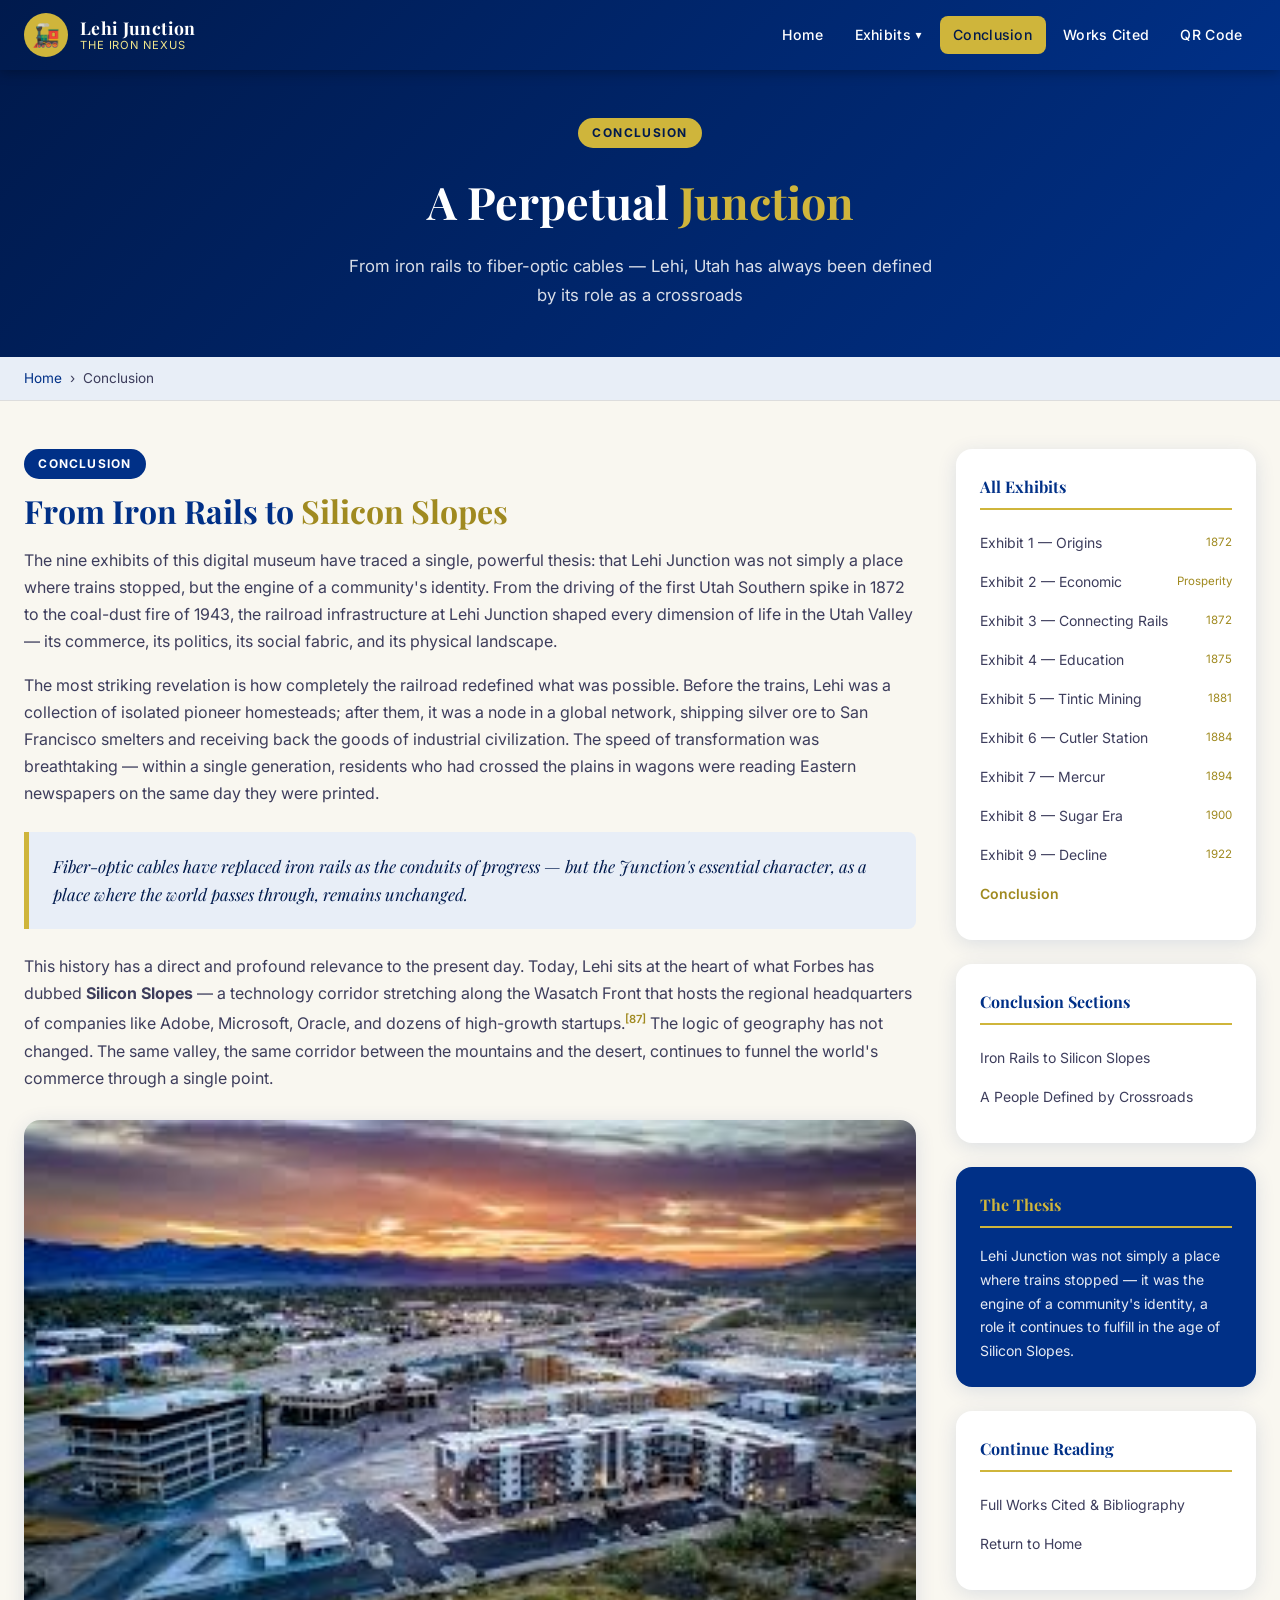
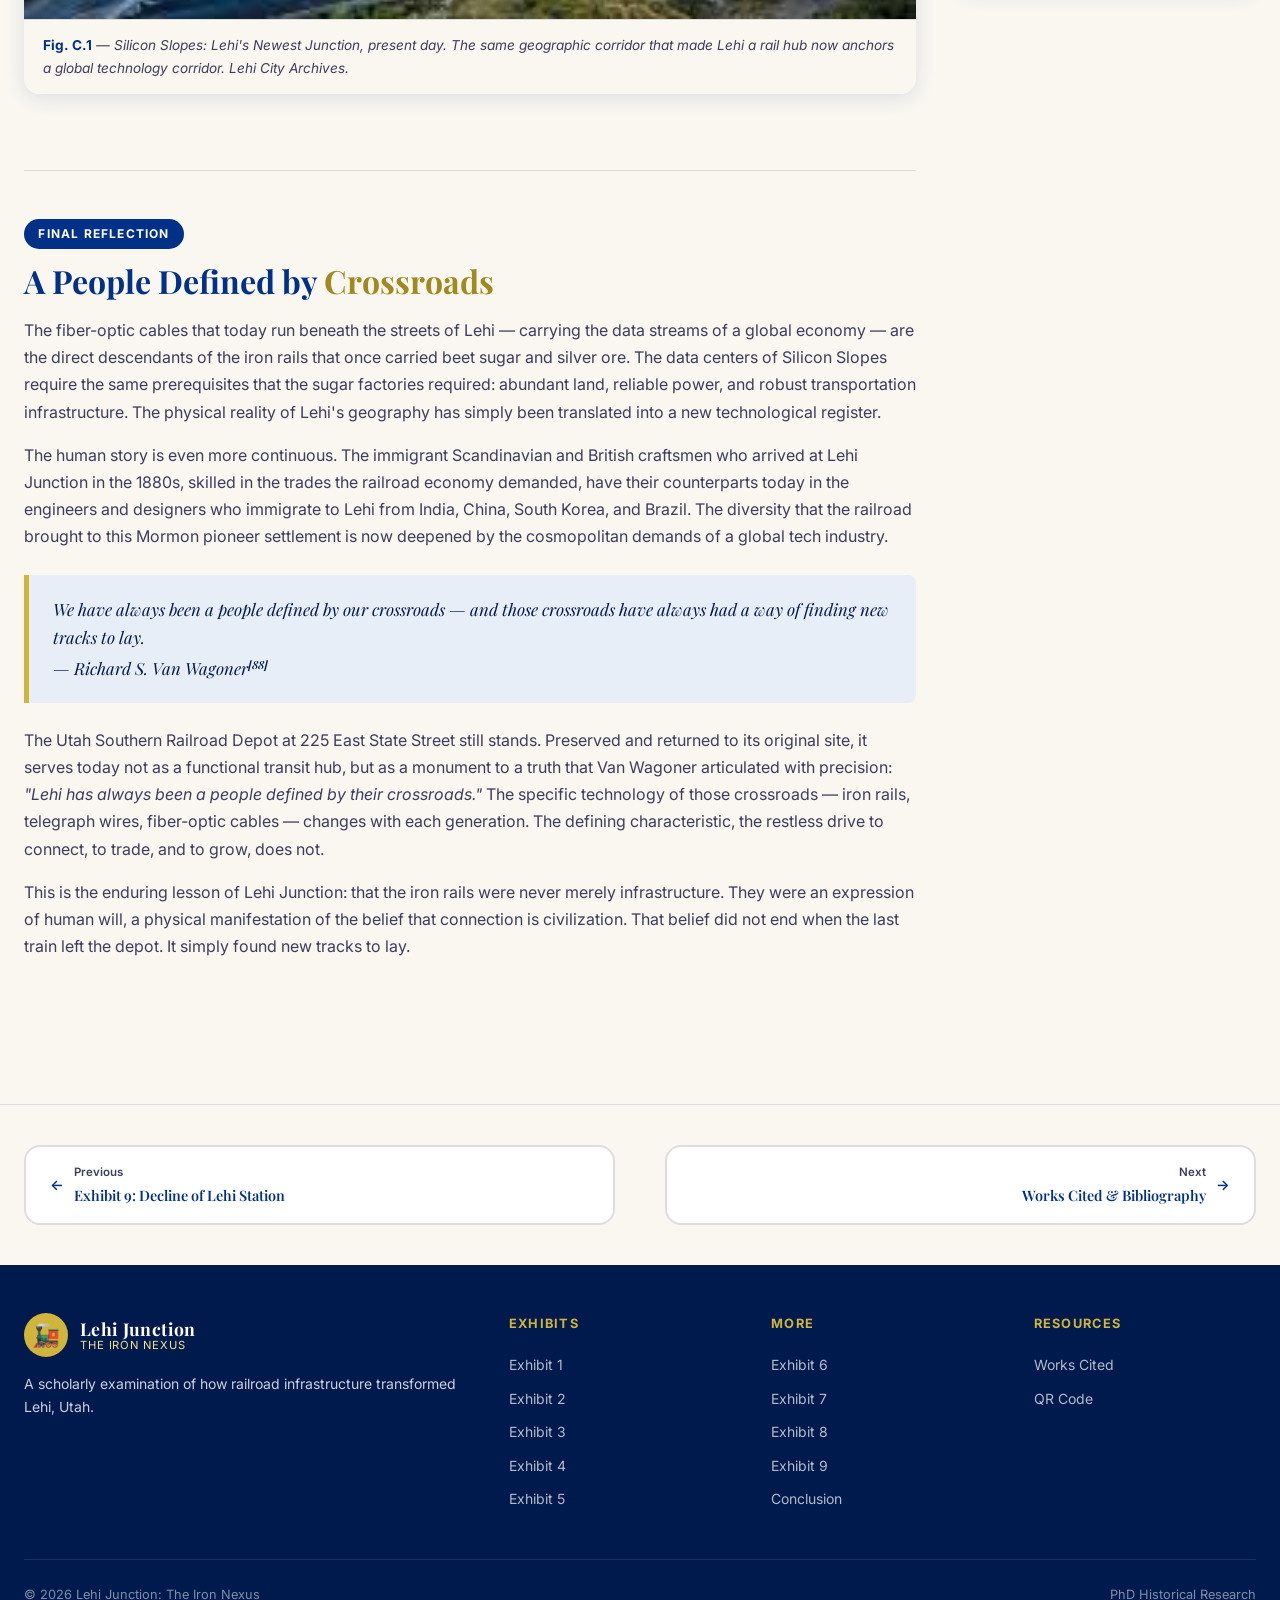
<file: conclusion.html>
<!DOCTYPE html>
<html lang="en">
<head>
  <meta charset="UTF-8" /><meta name="viewport" content="width=device-width, initial-scale=1.0" />
  <meta name="description" content="Conclusion: A Perpetual Junction — From iron rails to fiber-optic cables, Lehi, Utah has always been defined by its role as a crossroads of commerce, culture, and connectivity." />
  <title>Conclusion: A Perpetual Junction | Lehi Junction: The Iron Nexus</title>
  <link rel="preconnect" href="https://fonts.googleapis.com" /><link rel="preconnect" href="https://fonts.gstatic.com" crossorigin />
  <link href="https://fonts.googleapis.com/css2?family=Playfair+Display:ital,wght@0,400;0,700;1,400&family=Inter:wght@400;500;600;700&display=swap" rel="stylesheet" />
  <link rel="stylesheet" href="css/styles.css" />
</head>
<body>
  <a class="skip-link" href="#main-content">Skip to main content</a>
  <header id="site-header" role="banner"><div class="header-inner"><a href="index.html" class="site-logo" aria-label="Iron Nexus Home"><div class="logo-icon">🚂</div><div class="logo-text"><span class="logo-title">Lehi Junction</span><span class="logo-sub">The Iron Nexus</span></div></a><button class="menu-toggle" aria-label="Toggle navigation" aria-expanded="false">☰</button><nav id="primary-nav" class="primary-nav" aria-label="Primary navigation"><a href="index.html">Home</a><div class="nav-dropdown"><a href="index.html#exhibits" aria-haspopup="true">Exhibits</a><ul class="dropdown-menu" role="menu"><li><a href="exhibit1.html">Exhibit 1 <span class="exhibit-year">1872</span></a></li><li><a href="exhibit2.html">Exhibit 2 <span class="exhibit-year">Economic</span></a></li><li><a href="exhibit3.html">Exhibit 3 <span class="exhibit-year">1872 Rails</span></a></li><li><a href="exhibit4.html">Exhibit 4 <span class="exhibit-year">1875</span></a></li><li><a href="exhibit5.html">Exhibit 5 <span class="exhibit-year">1881</span></a></li><li><a href="exhibit6.html">Exhibit 6 <span class="exhibit-year">1884</span></a></li><li><a href="exhibit7.html">Exhibit 7 <span class="exhibit-year">1894</span></a></li><li><a href="exhibit8.html">Exhibit 8 <span class="exhibit-year">1900</span></a></li><li><a href="exhibit9.html">Exhibit 9 <span class="exhibit-year">1922</span></a></li></ul></div><a href="conclusion.html">Conclusion</a><a href="works-cited.html">Works Cited</a><a href="index.html#qr-section">QR Code</a></nav></div></header>

  <div class="page-banner">
    <div class="banner-eyebrow">Conclusion</div>
    <h1>A Perpetual <span>Junction</span></h1>
    <p>From iron rails to fiber-optic cables — Lehi, Utah has always been defined by its role as a crossroads</p>
  </div>
  <nav class="breadcrumb" aria-label="Breadcrumb"><ol><li><a href="index.html">Home</a></li><li><span aria-current="page">Conclusion</span></li></ol></nav>

  <main id="main-content">
    <div class="exhibit-layout">
      <article class="exhibit-content">

        <section class="station" id="conclusion-main">
          <span class="station-label">Conclusion</span>
          <h2>From Iron Rails to <span>Silicon Slopes</span></h2>
          <p>The nine exhibits of this digital museum have traced a single, powerful thesis: that Lehi Junction was not simply a place where trains stopped, but the engine of a community's identity. From the driving of the first Utah Southern spike in 1872 to the coal-dust fire of 1943, the railroad infrastructure at Lehi Junction shaped every dimension of life in the Utah Valley — its commerce, its politics, its social fabric, and its physical landscape.</p>
          <p>The most striking revelation is how completely the railroad redefined what was possible. Before the trains, Lehi was a collection of isolated pioneer homesteads; after them, it was a node in a global network, shipping silver ore to San Francisco smelters and receiving back the goods of industrial civilization. The speed of transformation was breathtaking — within a single generation, residents who had crossed the plains in wagons were reading Eastern newspapers on the same day they were printed.</p>
          <div class="pull-quote">Fiber-optic cables have replaced iron rails as the conduits of progress — but the Junction's essential character, as a place where the world passes through, remains unchanged.</div>
          <p>This history has a direct and profound relevance to the present day. Today, Lehi sits at the heart of what Forbes has dubbed <strong>Silicon Slopes</strong> — a technology corridor stretching along the Wasatch Front that hosts the regional headquarters of companies like Adobe, Microsoft, Oracle, and dozens of high-growth startups.<sup><a href="works-cited.html#fn87">[87]</a></sup> The logic of geography has not changed. The same valley, the same corridor between the mountains and the desert, continues to funnel the world's commerce through a single point.</p>
          <figure class="exhibit-figure">
            <img src="images/picture27.jpg" alt="Silicon Slopes: Lehi's newest junction" />
            <figcaption><strong>Fig. C.1</strong> — Silicon Slopes: Lehi's Newest Junction, present day. The same geographic corridor that made Lehi a rail hub now anchors a global technology corridor. <em>Lehi City Archives.</em></figcaption>
          </figure>
        </section>

        <section class="station" id="conclusion-legacy">
          <span class="station-label">Final Reflection</span>
          <h2>A People Defined by <span>Crossroads</span></h2>
          <p>The fiber-optic cables that today run beneath the streets of Lehi — carrying the data streams of a global economy — are the direct descendants of the iron rails that once carried beet sugar and silver ore. The data centers of Silicon Slopes require the same prerequisites that the sugar factories required: abundant land, reliable power, and robust transportation infrastructure. The physical reality of Lehi's geography has simply been translated into a new technological register.</p>
          <p>The human story is even more continuous. The immigrant Scandinavian and British craftsmen who arrived at Lehi Junction in the 1880s, skilled in the trades the railroad economy demanded, have their counterparts today in the engineers and designers who immigrate to Lehi from India, China, South Korea, and Brazil. The diversity that the railroad brought to this Mormon pioneer settlement is now deepened by the cosmopolitan demands of a global tech industry.</p>
          <div class="pull-quote">We have always been a people defined by our crossroads — and those crossroads have always had a way of finding new tracks to lay.<br><cite>— Richard S. Van Wagoner<sup><a href="works-cited.html#fn88" style="color:inherit;">[88]</a></sup></cite></div>
          <p>The Utah Southern Railroad Depot at 225 East State Street still stands. Preserved and returned to its original site, it serves today not as a functional transit hub, but as a monument to a truth that Van Wagoner articulated with precision: <em>"Lehi has always been a people defined by their crossroads."</em> The specific technology of those crossroads — iron rails, telegraph wires, fiber-optic cables — changes with each generation. The defining characteristic, the restless drive to connect, to trade, and to grow, does not.</p>
          <p>This is the enduring lesson of Lehi Junction: that the iron rails were never merely infrastructure. They were an expression of human will, a physical manifestation of the belief that connection is civilization. That belief did not end when the last train left the depot. It simply found new tracks to lay.</p>
        </section>

      </article>

      <aside class="exhibit-sidebar" aria-label="Exhibit navigation">
        <div class="sidebar-card"><h4>All Exhibits</h4><ul class="sidebar-nav-list"><li><a href="exhibit1.html">Exhibit 1 — Origins <span class="s-year">1872</span></a></li><li><a href="exhibit2.html">Exhibit 2 — Economic <span class="s-year">Prosperity</span></a></li><li><a href="exhibit3.html">Exhibit 3 — Connecting Rails <span class="s-year">1872</span></a></li><li><a href="exhibit4.html">Exhibit 4 — Education <span class="s-year">1875</span></a></li><li><a href="exhibit5.html">Exhibit 5 — Tintic Mining <span class="s-year">1881</span></a></li><li><a href="exhibit6.html">Exhibit 6 — Cutler Station <span class="s-year">1884</span></a></li><li><a href="exhibit7.html">Exhibit 7 — Mercur <span class="s-year">1894</span></a></li><li><a href="exhibit8.html">Exhibit 8 — Sugar Era <span class="s-year">1900</span></a></li><li><a href="exhibit9.html">Exhibit 9 — Decline <span class="s-year">1922</span></a></li><li><a href="conclusion.html" class="current">Conclusion</a></li></ul></div>
        <div class="sidebar-card"><h4>Conclusion Sections</h4><ul class="sidebar-nav-list"><li><a href="#conclusion-main">Iron Rails to Silicon Slopes</a></li><li><a href="#conclusion-legacy">A People Defined by Crossroads</a></li></ul></div>
        <div class="sidebar-card" style="background:var(--blue-primary);color:#fff;"><h4 style="color:var(--gold-primary);border-color:var(--gold-primary);">The Thesis</h4><p style="font-size:0.875rem;color:rgba(255,255,255,0.9);">Lehi Junction was not simply a place where trains stopped — it was the engine of a community's identity, a role it continues to fulfill in the age of Silicon Slopes.</p></div>
        <div class="sidebar-card"><h4>Continue Reading</h4><ul class="sidebar-nav-list"><li><a href="works-cited.html">Full Works Cited &amp; Bibliography</a></li><li><a href="index.html">Return to Home</a></li></ul></div>
      </aside>
    </div>

    <nav class="exhibit-pagination" aria-label="Exhibit navigation">
      <a href="exhibit9.html" class="prev"><span>←</span><span><span class="pag-label">Previous</span><span class="pag-title">Exhibit 9: Decline of Lehi Station</span></span></a>
      <a href="works-cited.html" class="next"><span><span class="pag-label">Next</span><span class="pag-title">Works Cited &amp; Bibliography</span></span><span>→</span></a>
    </nav>
  </main>

  <footer id="site-footer" role="contentinfo"><div class="footer-inner"><div class="footer-grid"><div class="footer-brand"><a href="index.html" class="site-logo"><div class="logo-icon">🚂</div><div class="logo-text"><span class="logo-title">Lehi Junction</span><span class="logo-sub">The Iron Nexus</span></div></a><p>A scholarly examination of how railroad infrastructure transformed Lehi, Utah.</p></div><div class="footer-col"><h5>Exhibits</h5><ul><li><a href="exhibit1.html">Exhibit 1</a></li><li><a href="exhibit2.html">Exhibit 2</a></li><li><a href="exhibit3.html">Exhibit 3</a></li><li><a href="exhibit4.html">Exhibit 4</a></li><li><a href="exhibit5.html">Exhibit 5</a></li></ul></div><div class="footer-col"><h5>More</h5><ul><li><a href="exhibit6.html">Exhibit 6</a></li><li><a href="exhibit7.html">Exhibit 7</a></li><li><a href="exhibit8.html">Exhibit 8</a></li><li><a href="exhibit9.html">Exhibit 9</a></li><li><a href="conclusion.html">Conclusion</a></li></ul></div><div class="footer-col"><h5>Resources</h5><ul><li><a href="works-cited.html">Works Cited</a></li><li><a href="index.html#qr-section">QR Code</a></li></ul></div></div><div class="footer-bottom"><span>&copy; 2026 Lehi Junction: The Iron Nexus</span><span>PhD Historical Research</span></div></div></footer>
  <script src="js/main.js"></script>
</body>
</html>
</file>
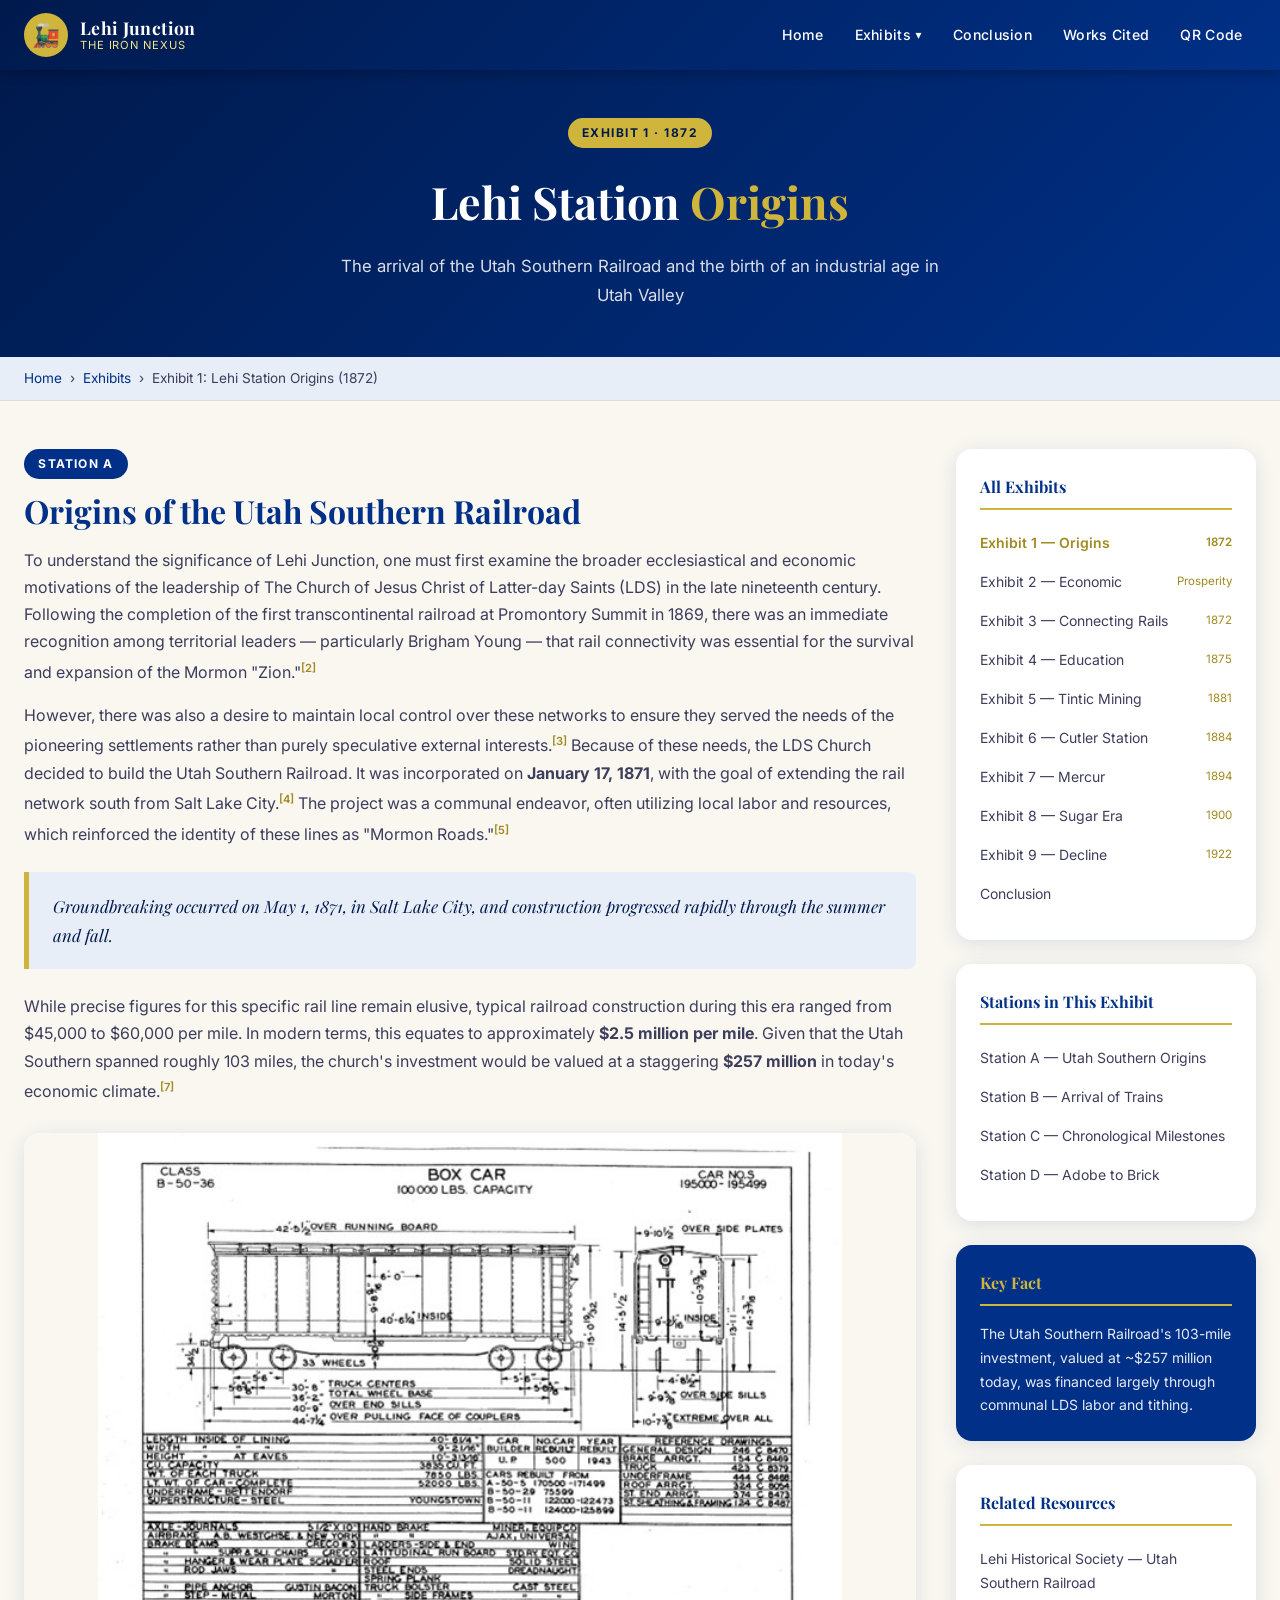
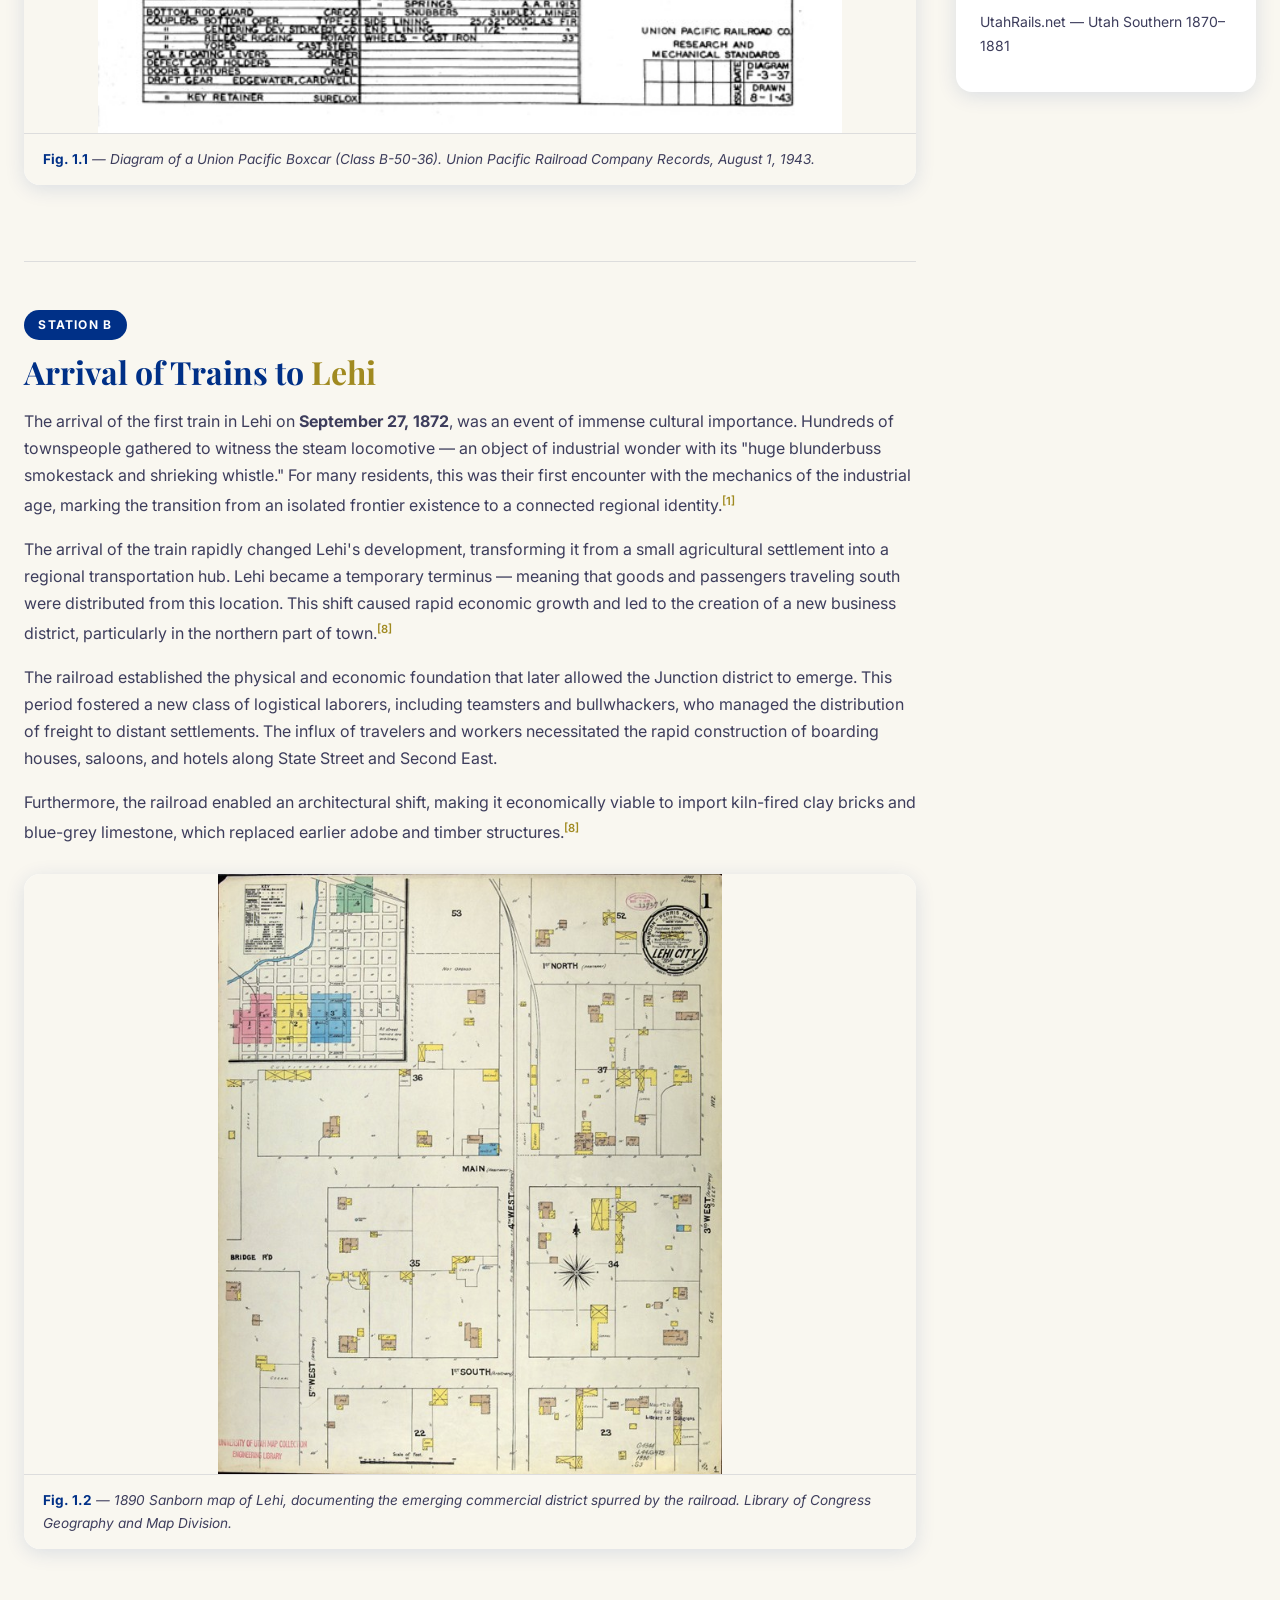
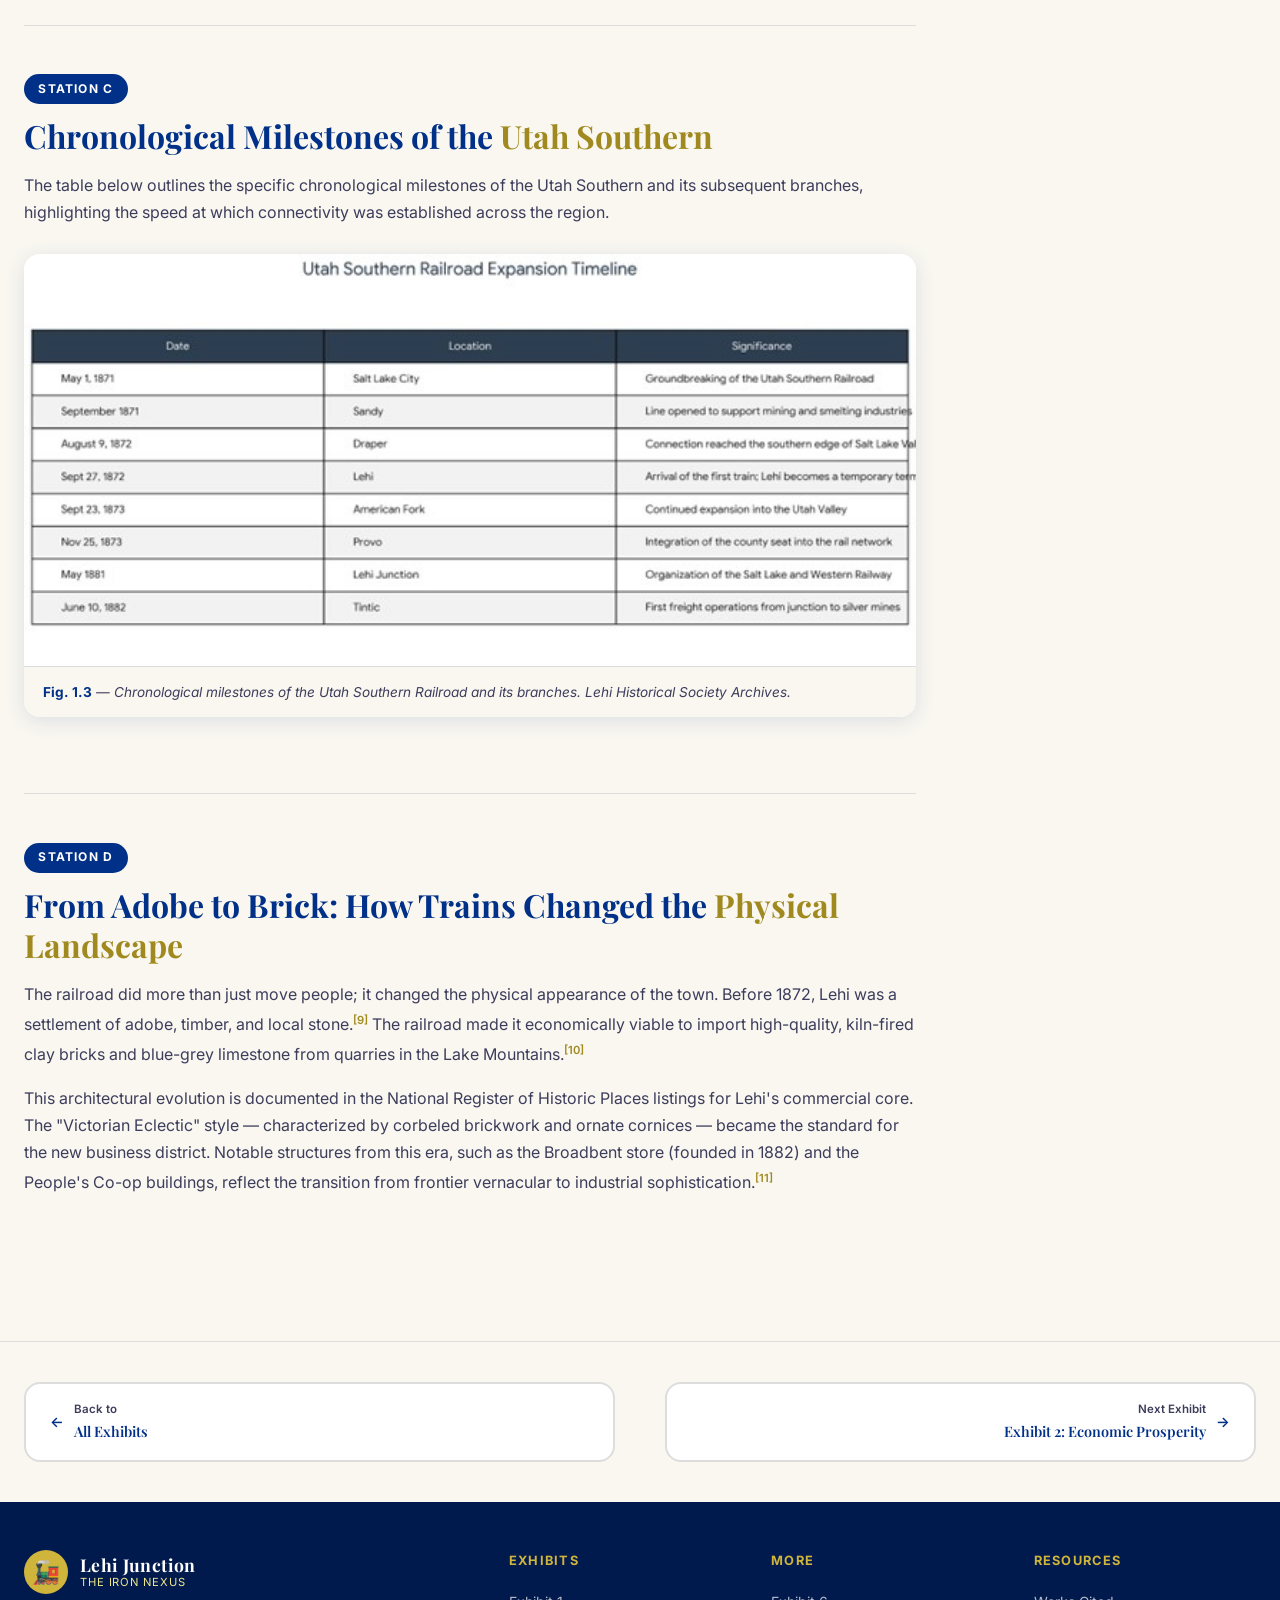
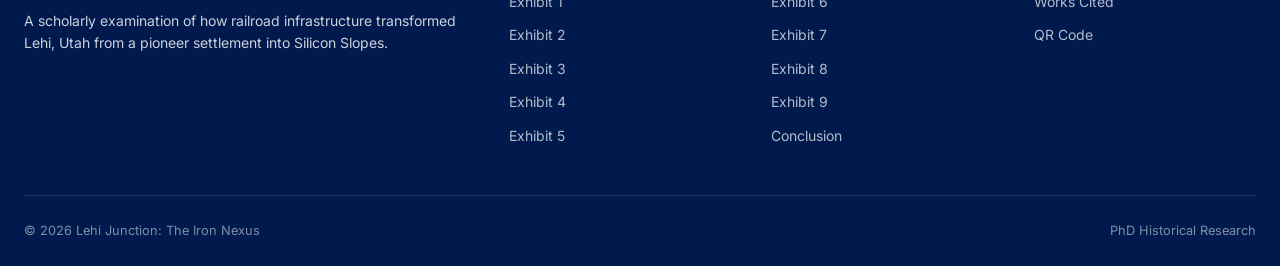
<file: exhibit1.html>
<!DOCTYPE html>
<html lang="en">
<head>
  <meta charset="UTF-8" />
  <meta name="viewport" content="width=device-width, initial-scale=1.0" />
  <meta name="description" content="Exhibit 1: Lehi Station Origins (1872) — The arrival of the Utah Southern Railroad and its transformative impact on Lehi, Utah." />
  <title>Exhibit 1: Lehi Station Origins (1872) | Lehi Junction: The Iron Nexus</title>
  <link rel="preconnect" href="https://fonts.googleapis.com" />
  <link rel="preconnect" href="https://fonts.gstatic.com" crossorigin />
  <link href="https://fonts.googleapis.com/css2?family=Playfair+Display:ital,wght@0,400;0,700;1,400&family=Inter:wght@400;500;600;700&display=swap" rel="stylesheet" />
  <link rel="stylesheet" href="css/styles.css" />
</head>
<body>
  <a class="skip-link" href="#main-content">Skip to main content</a>

  <header id="site-header" role="banner">
    <div class="header-inner">
      <a href="index.html" class="site-logo" aria-label="Iron Nexus Home">
        <div class="logo-icon">🚂</div>
        <div class="logo-text">
          <span class="logo-title">Lehi Junction</span>
          <span class="logo-sub">The Iron Nexus</span>
        </div>
      </a>
      <button class="menu-toggle" aria-label="Toggle navigation" aria-expanded="false">☰</button>
      <nav id="primary-nav" class="primary-nav" aria-label="Primary navigation">
        <a href="index.html">Home</a>
        <div class="nav-dropdown">
          <a href="index.html#exhibits" aria-haspopup="true">Exhibits</a>
          <ul class="dropdown-menu" role="menu">
            <li><a href="exhibit1.html">Exhibit 1 <span class="exhibit-year">1872</span></a></li>
            <li><a href="exhibit2.html">Exhibit 2 <span class="exhibit-year">Economic</span></a></li>
            <li><a href="exhibit3.html">Exhibit 3 <span class="exhibit-year">1872 Rails</span></a></li>
            <li><a href="exhibit4.html">Exhibit 4 <span class="exhibit-year">1875</span></a></li>
            <li><a href="exhibit5.html">Exhibit 5 <span class="exhibit-year">1881</span></a></li>
            <li><a href="exhibit6.html">Exhibit 6 <span class="exhibit-year">1884</span></a></li>
            <li><a href="exhibit7.html">Exhibit 7 <span class="exhibit-year">1894</span></a></li>
            <li><a href="exhibit8.html">Exhibit 8 <span class="exhibit-year">1900</span></a></li>
            <li><a href="exhibit9.html">Exhibit 9 <span class="exhibit-year">1922</span></a></li>
          </ul>
        </div>
        <a href="conclusion.html">Conclusion</a>
        <a href="works-cited.html">Works Cited</a>
        <a href="index.html#qr-section">QR Code</a>
      </nav>
    </div>
  </header>

  <div class="page-banner">
    <div class="banner-eyebrow">Exhibit 1 · 1872</div>
    <h1>Lehi Station <span>Origins</span></h1>
    <p>The arrival of the Utah Southern Railroad and the birth of an industrial age in Utah Valley</p>
  </div>

  <nav class="breadcrumb" aria-label="Breadcrumb">
    <ol>
      <li><a href="index.html">Home</a></li>
      <li><a href="index.html#exhibits">Exhibits</a></li>
      <li><span aria-current="page">Exhibit 1: Lehi Station Origins (1872)</span></li>
    </ol>
  </nav>

  <main id="main-content">
    <div class="exhibit-layout">

      <!-- MAIN CONTENT -->
      <article class="exhibit-content">

        <!-- Station A -->
        <section class="station" id="station-a">
          <span class="station-label">Station A</span>
          <h2>Origins of the Utah Southern Railroad</h2>

          <p>To understand the significance of Lehi Junction, one must first examine the broader ecclesiastical and economic motivations of the leadership of The Church of Jesus Christ of Latter-day Saints (LDS) in the late nineteenth century. Following the completion of the first transcontinental railroad at Promontory Summit in 1869, there was an immediate recognition among territorial leaders — particularly Brigham Young — that rail connectivity was essential for the survival and expansion of the Mormon "Zion."<sup><a href="works-cited.html#fn2" id="ref2">[2]</a></sup></p>

          <p>However, there was also a desire to maintain local control over these networks to ensure they served the needs of the pioneering settlements rather than purely speculative external interests.<sup><a href="works-cited.html#fn3" id="ref3">[3]</a></sup> Because of these needs, the LDS Church decided to build the Utah Southern Railroad. It was incorporated on <strong>January 17, 1871</strong>, with the goal of extending the rail network south from Salt Lake City.<sup><a href="works-cited.html#fn4" id="ref4">[4]</a></sup> The project was a communal endeavor, often utilizing local labor and resources, which reinforced the identity of these lines as "Mormon Roads."<sup><a href="works-cited.html#fn5" id="ref5">[5]</a></sup></p>

          <div class="pull-quote">
            Groundbreaking occurred on May 1, 1871, in Salt Lake City, and construction progressed rapidly through the summer and fall.
          </div>

          <p>While precise figures for this specific rail line remain elusive, typical railroad construction during this era ranged from $45,000 to $60,000 per mile. In modern terms, this equates to approximately <strong>$2.5 million per mile</strong>. Given that the Utah Southern spanned roughly 103 miles, the church's investment would be valued at a staggering <strong>$257 million</strong> in today's economic climate.<sup><a href="works-cited.html#fn7" id="ref7">[7]</a></sup></p>

          <figure class="exhibit-figure">
            <img src="images/Diagram_boxcar.jpg" alt="Diagram of a Union Pacific Boxcar" />
            <figcaption><strong>Fig. 1.1</strong> — Diagram of a Union Pacific Boxcar (Class B-50-36). <em>Union Pacific Railroad Company Records, August 1, 1943.</em></figcaption>
          </figure>
        </section>

        <!-- Station B -->
        <section class="station" id="station-b">
          <span class="station-label">Station B</span>
          <h2>Arrival of Trains to <span>Lehi</span></h2>

          <p>The arrival of the first train in Lehi on <strong>September 27, 1872</strong>, was an event of immense cultural importance. Hundreds of townspeople gathered to witness the steam locomotive — an object of industrial wonder with its "huge blunderbuss smokestack and shrieking whistle." For many residents, this was their first encounter with the mechanics of the industrial age, marking the transition from an isolated frontier existence to a connected regional identity.<sup><a href="works-cited.html#fn1" id="ref1">[1]</a></sup></p>

          <p>The arrival of the train rapidly changed Lehi's development, transforming it from a small agricultural settlement into a regional transportation hub. Lehi became a temporary terminus — meaning that goods and passengers traveling south were distributed from this location. This shift caused rapid economic growth and led to the creation of a new business district, particularly in the northern part of town.<sup><a href="works-cited.html#fn8" id="ref8">[8]</a></sup></p>

          <p>The railroad established the physical and economic foundation that later allowed the Junction district to emerge. This period fostered a new class of logistical laborers, including teamsters and bullwhackers, who managed the distribution of freight to distant settlements. The influx of travelers and workers necessitated the rapid construction of boarding houses, saloons, and hotels along State Street and Second East.</p>

          <p>Furthermore, the railroad enabled an architectural shift, making it economically viable to import kiln-fired clay bricks and blue-grey limestone, which replaced earlier adobe and timber structures.<sup><a href="works-cited.html#fn8" id="ref8-2">[8]</a></sup></p>

          <figure class="exhibit-figure">
            <img src="images/Lehi_1890_Sheet_01.jpg" alt="1890 Sanborn Map of Lehi" />
            <figcaption><strong>Fig. 1.2</strong> — 1890 Sanborn map of Lehi, documenting the emerging commercial district spurred by the railroad. <em>Library of Congress Geography and Map Division.</em></figcaption>
          </figure>
        </section>

        <!-- Station C -->
        <section class="station" id="station-c">
          <span class="station-label">Station C</span>
          <h2>Chronological Milestones of the <span>Utah Southern</span></h2>

          <p>The table below outlines the specific chronological milestones of the Utah Southern and its subsequent branches, highlighting the speed at which connectivity was established across the region.</p>

          <figure class="exhibit-figure">
            <img src="images/Picture23.jpg" alt="Chronological milestones table of the Utah Southern Railroad" />
            <figcaption><strong>Fig. 1.3</strong> — Chronological milestones of the Utah Southern Railroad and its branches. <em>Lehi Historical Society Archives.</em></figcaption>
          </figure>
        </section>

        <!-- Station D -->
        <section class="station" id="station-d">
          <span class="station-label">Station D</span>
          <h2>From Adobe to Brick: How Trains Changed the <span>Physical Landscape</span></h2>

          <p>The railroad did more than just move people; it changed the physical appearance of the town. Before 1872, Lehi was a settlement of adobe, timber, and local stone.<sup><a href="works-cited.html#fn9" id="ref9">[9]</a></sup> The railroad made it economically viable to import high-quality, kiln-fired clay bricks and blue-grey limestone from quarries in the Lake Mountains.<sup><a href="works-cited.html#fn10" id="ref10">[10]</a></sup></p>

          <p>This architectural evolution is documented in the National Register of Historic Places listings for Lehi's commercial core. The "Victorian Eclectic" style — characterized by corbeled brickwork and ornate cornices — became the standard for the new business district. Notable structures from this era, such as the Broadbent store (founded in 1882) and the People's Co-op buildings, reflect the transition from frontier vernacular to industrial sophistication.<sup><a href="works-cited.html#fn11" id="ref11">[11]</a></sup></p>


        </section>

      </article>

      <!-- SIDEBAR -->
      <aside class="exhibit-sidebar" aria-label="Exhibit navigation and resources">
        <div class="sidebar-card">
          <h4>All Exhibits</h4>
          <ul class="sidebar-nav-list">
            <li><a href="exhibit1.html" class="current">Exhibit 1 — Origins <span class="s-year">1872</span></a></li>
            <li><a href="exhibit2.html">Exhibit 2 — Economic <span class="s-year">Prosperity</span></a></li>
            <li><a href="exhibit3.html">Exhibit 3 — Connecting Rails <span class="s-year">1872</span></a></li>
            <li><a href="exhibit4.html">Exhibit 4 — Education <span class="s-year">1875</span></a></li>
            <li><a href="exhibit5.html">Exhibit 5 — Tintic Mining <span class="s-year">1881</span></a></li>
            <li><a href="exhibit6.html">Exhibit 6 — Cutler Station <span class="s-year">1884</span></a></li>
            <li><a href="exhibit7.html">Exhibit 7 — Mercur <span class="s-year">1894</span></a></li>
            <li><a href="exhibit8.html">Exhibit 8 — Sugar Era <span class="s-year">1900</span></a></li>
            <li><a href="exhibit9.html">Exhibit 9 — Decline <span class="s-year">1922</span></a></li>
            <li><a href="conclusion.html">Conclusion</a></li>
          </ul>
        </div>
        <div class="sidebar-card">
          <h4>Stations in This Exhibit</h4>
          <ul class="sidebar-nav-list">
            <li><a href="#station-a">Station A — Utah Southern Origins</a></li>
            <li><a href="#station-b">Station B — Arrival of Trains</a></li>
            <li><a href="#station-c">Station C — Chronological Milestones</a></li>
            <li><a href="#station-d">Station D — Adobe to Brick</a></li>
          </ul>
        </div>
        <div class="sidebar-card" style="background:var(--blue-primary);color:#fff;">
          <h4 style="color:var(--gold-primary);border-color:var(--gold-primary);">Key Fact</h4>
          <p style="font-size:0.875rem;color:rgba(255,255,255,0.9);">The Utah Southern Railroad's 103-mile investment, valued at ~$257 million today, was financed largely through communal LDS labor and tithing.</p>
        </div>
        <div class="sidebar-card">
          <h4>Related Resources</h4>
          <ul class="sidebar-nav-list">
            <li><a href="https://www.lehihistory.org/utah-southern-railroad" target="_blank" rel="noopener noreferrer">Lehi Historical Society — Utah Southern Railroad</a></li>
            <li><a href="https://utahrails.net/utahrails/us-rr-1870-1881.html" target="_blank" rel="noopener noreferrer">UtahRails.net — Utah Southern 1870–1881</a></li>
          </ul>
        </div>
      </aside>
    </div>

    <!-- PAGINATION -->
    <nav class="exhibit-pagination" aria-label="Exhibit navigation">
      <a href="index.html" class="prev">
        <span>←</span>
        <span>
          <span class="pag-label">Back to</span>
          <span class="pag-title">All Exhibits</span>
        </span>
      </a>
      <a href="exhibit2.html" class="next">
        <span>
          <span class="pag-label">Next Exhibit</span>
          <span class="pag-title">Exhibit 2: Economic Prosperity</span>
        </span>
        <span>→</span>
      </a>
    </nav>
  </main>

  <footer id="site-footer" role="contentinfo">
    <div class="footer-inner">
      <div class="footer-grid">
        <div class="footer-brand">
          <a href="index.html" class="site-logo"><div class="logo-icon">🚂</div><div class="logo-text"><span class="logo-title">Lehi Junction</span><span class="logo-sub">The Iron Nexus</span></div></a>
          <p>A scholarly examination of how railroad infrastructure transformed Lehi, Utah from a pioneer settlement into Silicon Slopes.</p>
        </div>
        <div class="footer-col"><h5>Exhibits</h5><ul><li><a href="exhibit1.html">Exhibit 1</a></li><li><a href="exhibit2.html">Exhibit 2</a></li><li><a href="exhibit3.html">Exhibit 3</a></li><li><a href="exhibit4.html">Exhibit 4</a></li><li><a href="exhibit5.html">Exhibit 5</a></li></ul></div>
        <div class="footer-col"><h5>More</h5><ul><li><a href="exhibit6.html">Exhibit 6</a></li><li><a href="exhibit7.html">Exhibit 7</a></li><li><a href="exhibit8.html">Exhibit 8</a></li><li><a href="exhibit9.html">Exhibit 9</a></li><li><a href="conclusion.html">Conclusion</a></li></ul></div>
        <div class="footer-col"><h5>Resources</h5><ul><li><a href="works-cited.html">Works Cited</a></li><li><a href="index.html#qr-section">QR Code</a></li></ul></div>
      </div>
      <div class="footer-bottom"><span>&copy; 2026 Lehi Junction: The Iron Nexus</span><span>PhD Historical Research</span></div>
    </div>
  </footer>
  <script src="js/main.js"></script>
</body>
</html>
</file>
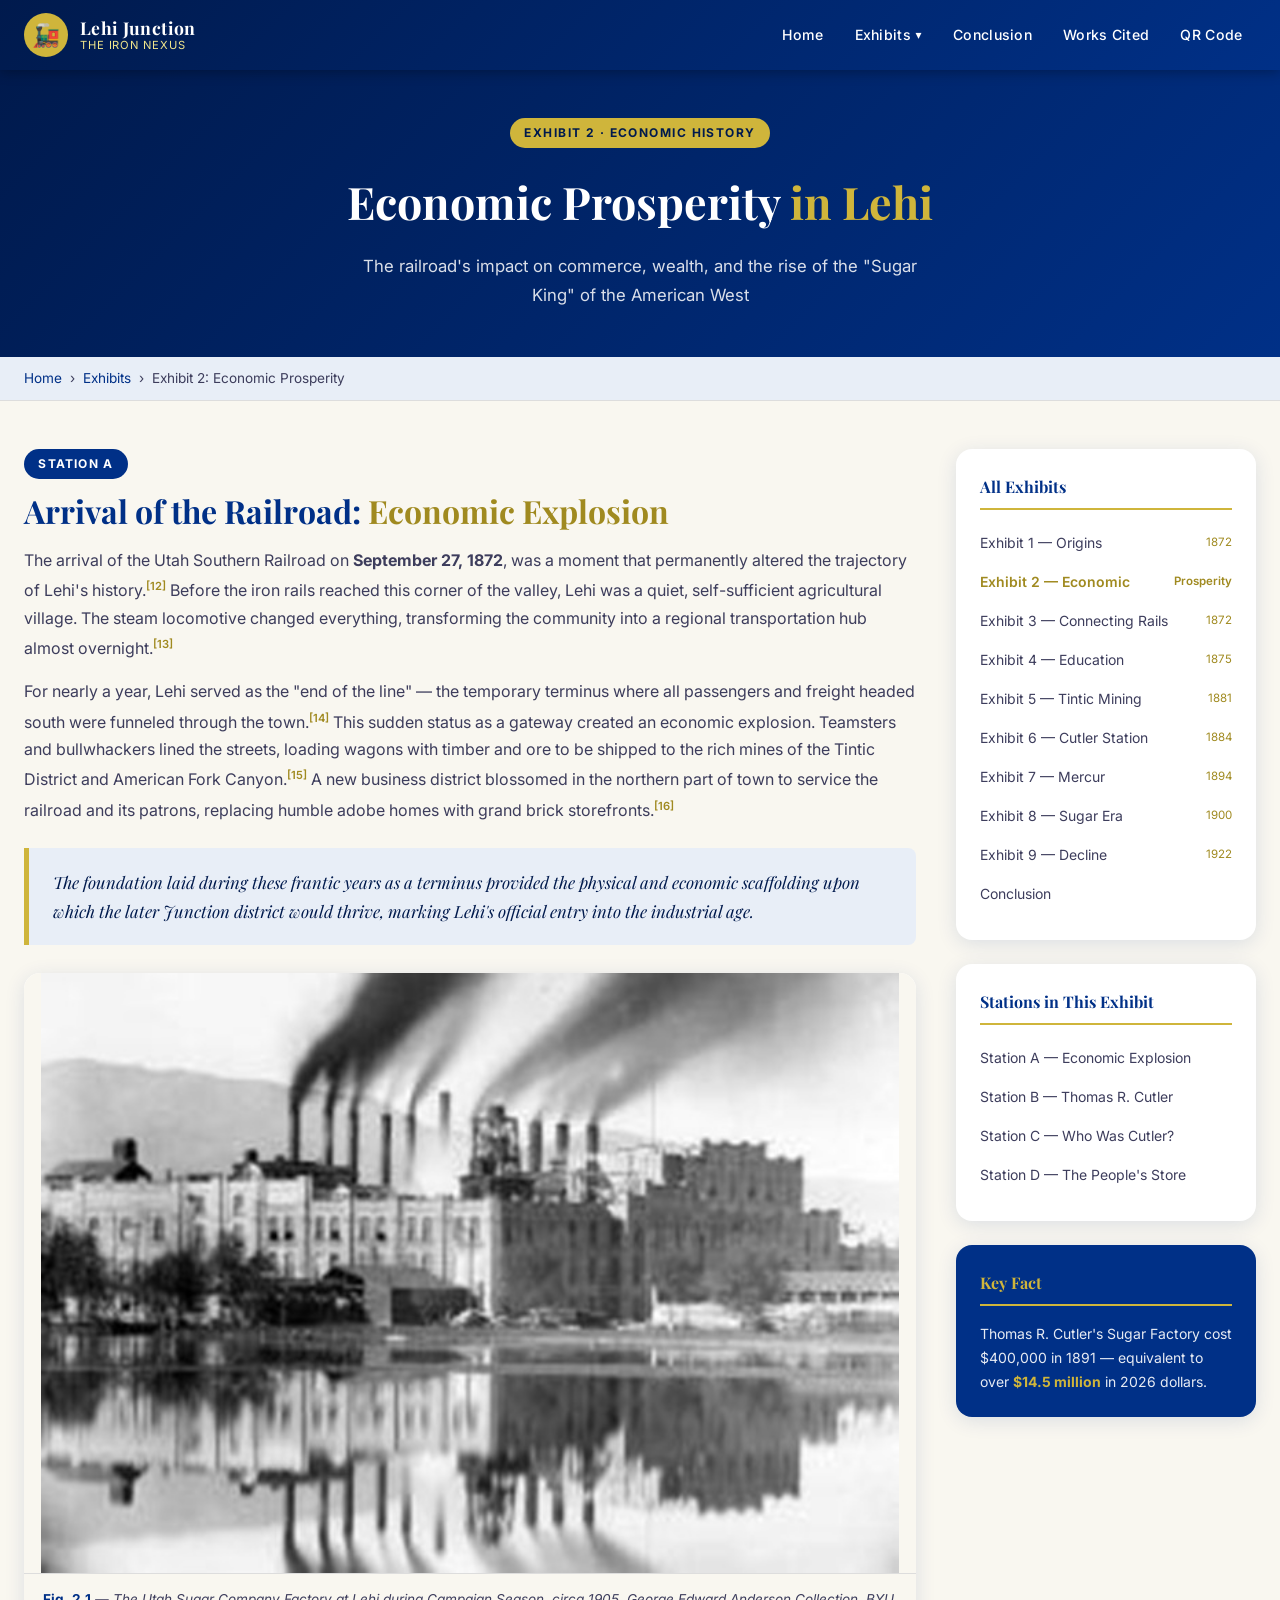
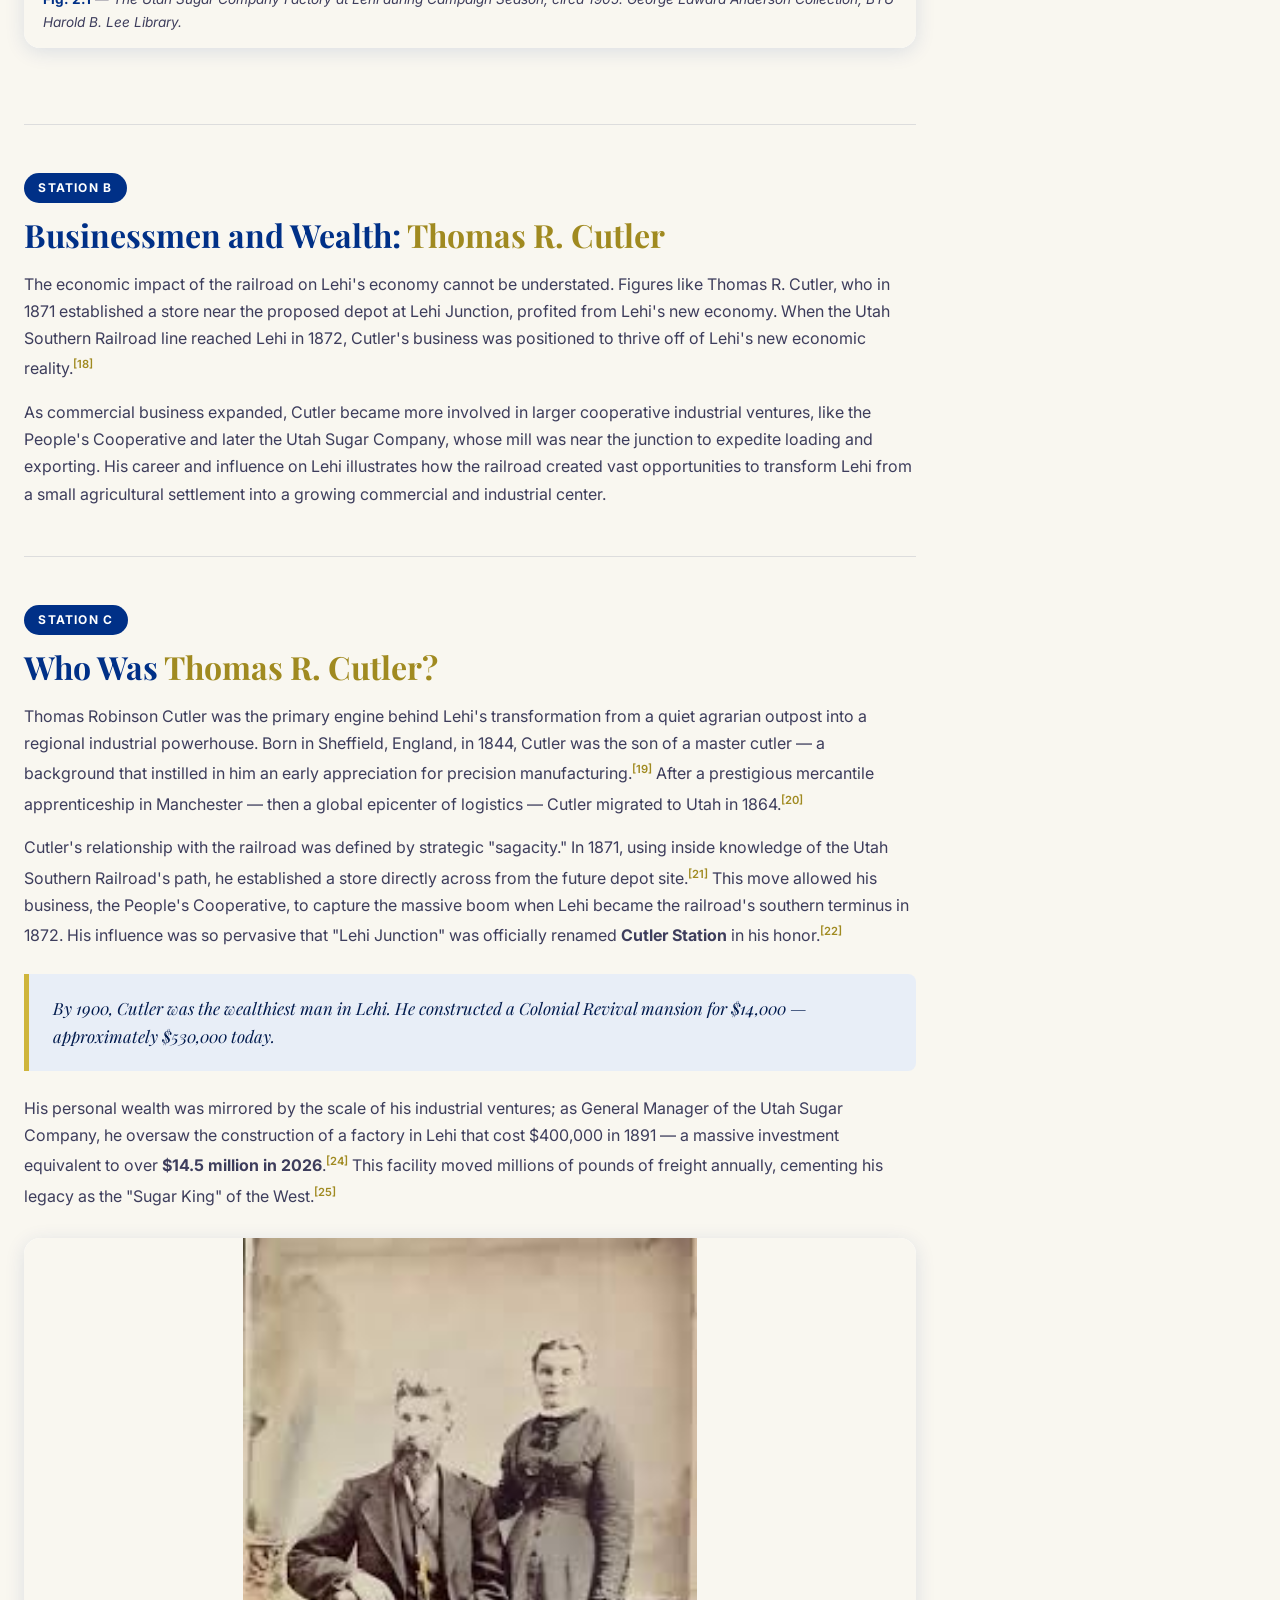
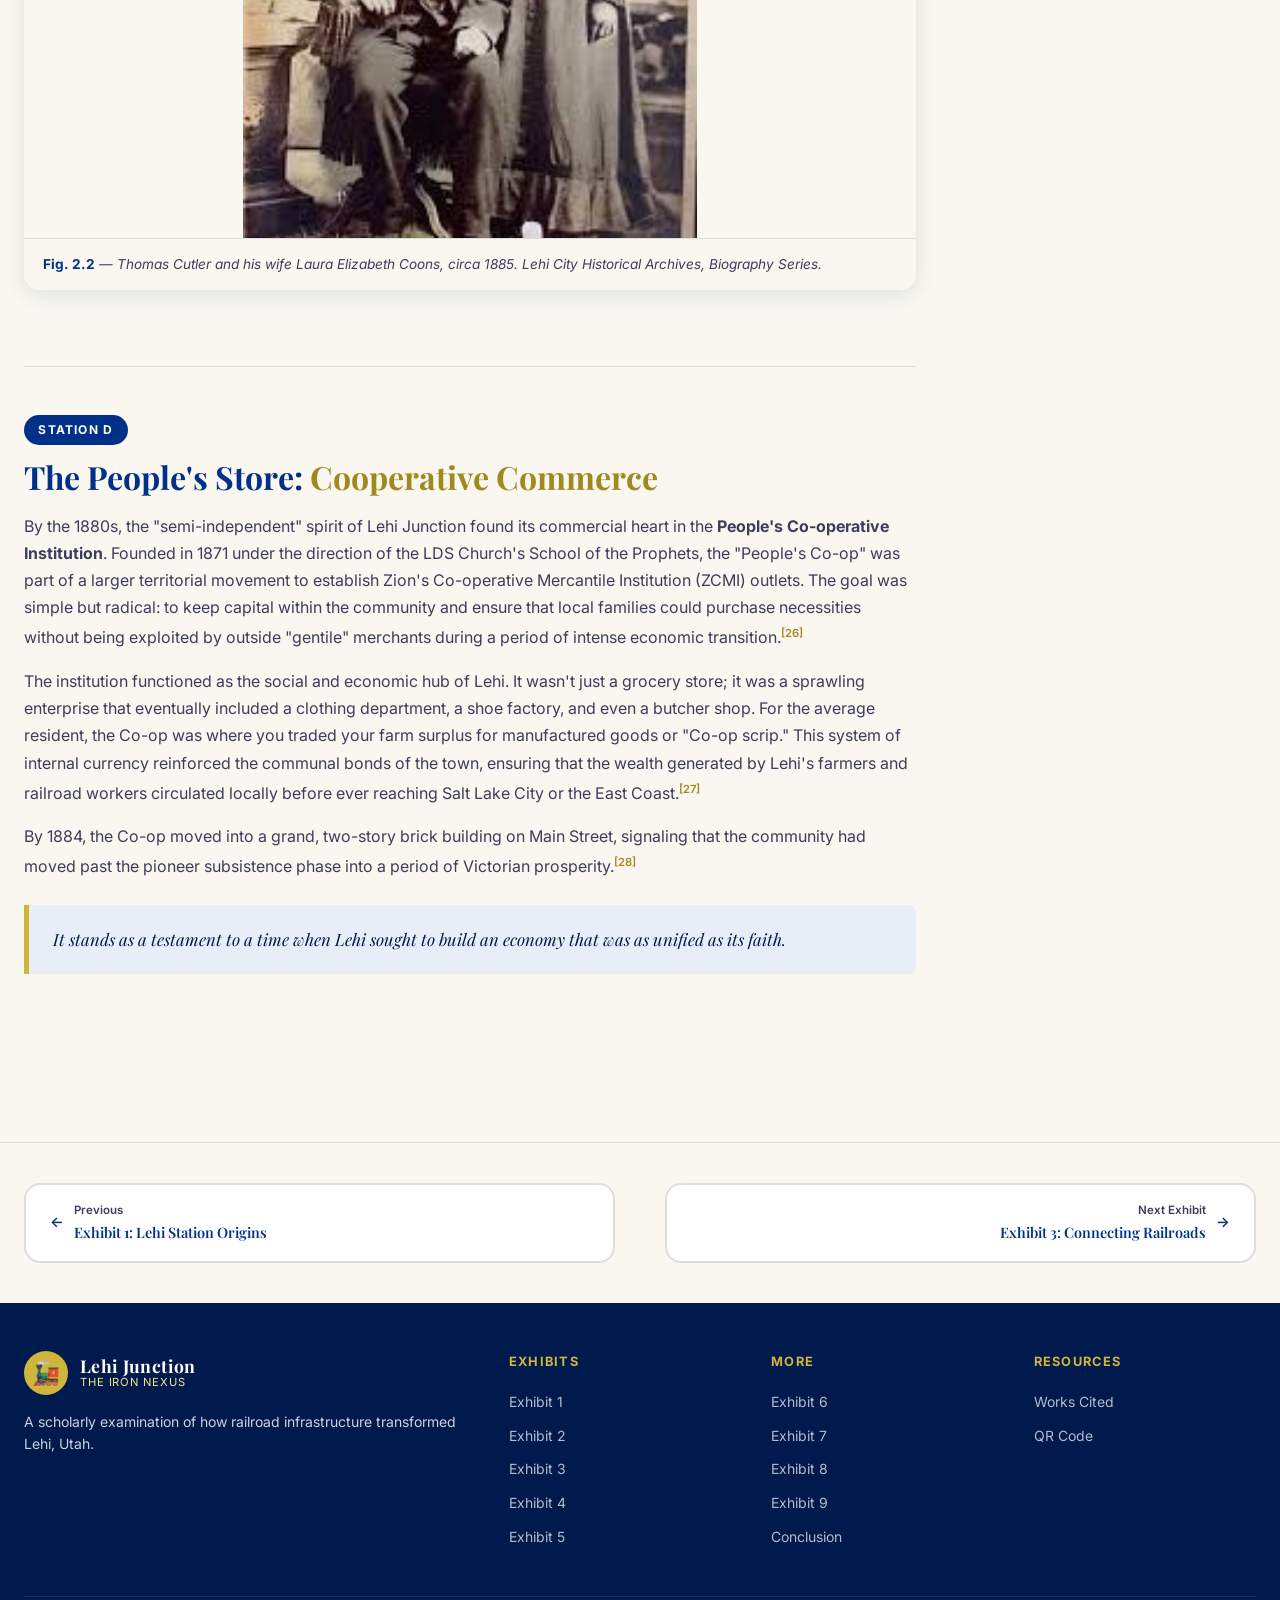
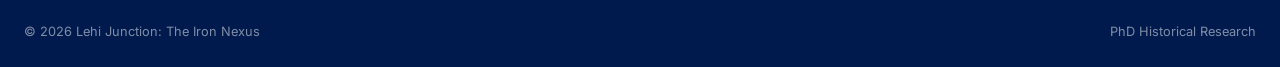
<file: exhibit2.html>
<!DOCTYPE html>
<html lang="en">
<head>
  <meta charset="UTF-8" /><meta name="viewport" content="width=device-width, initial-scale=1.0" />
  <meta name="description" content="Exhibit 2: Economic Prosperity in Lehi — Thomas R. Cutler, the People's Co-op, and the Sugar King of the West." />
  <title>Exhibit 2: Economic Prosperity | Lehi Junction: The Iron Nexus</title>
  <link rel="preconnect" href="https://fonts.googleapis.com" /><link rel="preconnect" href="https://fonts.gstatic.com" crossorigin />
  <link href="https://fonts.googleapis.com/css2?family=Playfair+Display:ital,wght@0,400;0,700;1,400&family=Inter:wght@400;500;600;700&display=swap" rel="stylesheet" />
  <link rel="stylesheet" href="css/styles.css" />
</head>
<body>
  <a class="skip-link" href="#main-content">Skip to main content</a>
  <header id="site-header" role="banner">
    <div class="header-inner">
      <a href="index.html" class="site-logo" aria-label="Iron Nexus Home"><div class="logo-icon">🚂</div><div class="logo-text"><span class="logo-title">Lehi Junction</span><span class="logo-sub">The Iron Nexus</span></div></a>
      <button class="menu-toggle" aria-label="Toggle navigation" aria-expanded="false">☰</button>
      <nav id="primary-nav" class="primary-nav" aria-label="Primary navigation">
        <a href="index.html">Home</a>
        <div class="nav-dropdown"><a href="index.html#exhibits" aria-haspopup="true">Exhibits</a>
          <ul class="dropdown-menu" role="menu">
            <li><a href="exhibit1.html">Exhibit 1 <span class="exhibit-year">1872</span></a></li>
            <li><a href="exhibit2.html">Exhibit 2 <span class="exhibit-year">Economic</span></a></li>
            <li><a href="exhibit3.html">Exhibit 3 <span class="exhibit-year">1872 Rails</span></a></li>
            <li><a href="exhibit4.html">Exhibit 4 <span class="exhibit-year">1875</span></a></li>
            <li><a href="exhibit5.html">Exhibit 5 <span class="exhibit-year">1881</span></a></li>
            <li><a href="exhibit6.html">Exhibit 6 <span class="exhibit-year">1884</span></a></li>
            <li><a href="exhibit7.html">Exhibit 7 <span class="exhibit-year">1894</span></a></li>
            <li><a href="exhibit8.html">Exhibit 8 <span class="exhibit-year">1900</span></a></li>
            <li><a href="exhibit9.html">Exhibit 9 <span class="exhibit-year">1922</span></a></li>
          </ul>
        </div>
        <a href="conclusion.html">Conclusion</a><a href="works-cited.html">Works Cited</a><a href="index.html#qr-section">QR Code</a>
      </nav>
    </div>
  </header>

  <div class="page-banner">
    <div class="banner-eyebrow">Exhibit 2 · Economic History</div>
    <h1>Economic Prosperity <span>in Lehi</span></h1>
    <p>The railroad's impact on commerce, wealth, and the rise of the "Sugar King" of the American West</p>
  </div>
  <nav class="breadcrumb" aria-label="Breadcrumb"><ol><li><a href="index.html">Home</a></li><li><a href="index.html#exhibits">Exhibits</a></li><li><span aria-current="page">Exhibit 2: Economic Prosperity</span></li></ol></nav>

  <main id="main-content">
    <div class="exhibit-layout">
      <article class="exhibit-content">

        <!-- Station A -->
        <section class="station" id="station-a">
          <span class="station-label">Station A</span>
          <h2>Arrival of the Railroad: <span>Economic Explosion</span></h2>
          <p>The arrival of the Utah Southern Railroad on <strong>September 27, 1872</strong>, was a moment that permanently altered the trajectory of Lehi's history.<sup><a href="works-cited.html#fn12">[12]</a></sup> Before the iron rails reached this corner of the valley, Lehi was a quiet, self-sufficient agricultural village. The steam locomotive changed everything, transforming the community into a regional transportation hub almost overnight.<sup><a href="works-cited.html#fn13">[13]</a></sup></p>
          <p>For nearly a year, Lehi served as the "end of the line" — the temporary terminus where all passengers and freight headed south were funneled through the town.<sup><a href="works-cited.html#fn14">[14]</a></sup> This sudden status as a gateway created an economic explosion. Teamsters and bullwhackers lined the streets, loading wagons with timber and ore to be shipped to the rich mines of the Tintic District and American Fork Canyon.<sup><a href="works-cited.html#fn15">[15]</a></sup> A new business district blossomed in the northern part of town to service the railroad and its patrons, replacing humble adobe homes with grand brick storefronts.<sup><a href="works-cited.html#fn16">[16]</a></sup></p>
          <div class="pull-quote">The foundation laid during these frantic years as a terminus provided the physical and economic scaffolding upon which the later Junction district would thrive, marking Lehi's official entry into the industrial age.</div>
          <figure class="exhibit-figure">
            <img src="images/exhibit2.jpg" alt="Lehi Sugar Factory" />
            <figcaption><strong>Fig. 2.1</strong> — The Utah Sugar Company Factory at Lehi during Campaign Season, circa 1905. <em>George Edward Anderson Collection, BYU Harold B. Lee Library.</em></figcaption>
          </figure>
        </section>

        <!-- Station B -->
        <section class="station" id="station-b">
          <span class="station-label">Station B</span>
          <h2>Businessmen and Wealth: <span>Thomas R. Cutler</span></h2>
          <p>The economic impact of the railroad on Lehi's economy cannot be understated. Figures like Thomas R. Cutler, who in 1871 established a store near the proposed depot at Lehi Junction, profited from Lehi's new economy. When the Utah Southern Railroad line reached Lehi in 1872, Cutler's business was positioned to thrive off of Lehi's new economic reality.<sup><a href="works-cited.html#fn18">[18]</a></sup></p>
          <p>As commercial business expanded, Cutler became more involved in larger cooperative industrial ventures, like the People's Cooperative and later the Utah Sugar Company, whose mill was near the junction to expedite loading and exporting. His career and influence on Lehi illustrates how the railroad created vast opportunities to transform Lehi from a small agricultural settlement into a growing commercial and industrial center.</p>
        </section>

        <!-- Station C -->
        <section class="station" id="station-c">
          <span class="station-label">Station C</span>
          <h2>Who Was <span>Thomas R. Cutler?</span></h2>
          <p>Thomas Robinson Cutler was the primary engine behind Lehi's transformation from a quiet agrarian outpost into a regional industrial powerhouse. Born in Sheffield, England, in 1844, Cutler was the son of a master cutler — a background that instilled in him an early appreciation for precision manufacturing.<sup><a href="works-cited.html#fn19">[19]</a></sup> After a prestigious mercantile apprenticeship in Manchester — then a global epicenter of logistics — Cutler migrated to Utah in 1864.<sup><a href="works-cited.html#fn20">[20]</a></sup></p>
          <p>Cutler's relationship with the railroad was defined by strategic "sagacity." In 1871, using inside knowledge of the Utah Southern Railroad's path, he established a store directly across from the future depot site.<sup><a href="works-cited.html#fn21">[21]</a></sup> This move allowed his business, the People's Cooperative, to capture the massive boom when Lehi became the railroad's southern terminus in 1872. His influence was so pervasive that "Lehi Junction" was officially renamed <strong>Cutler Station</strong> in his honor.<sup><a href="works-cited.html#fn22">[22]</a></sup></p>
          <div class="pull-quote">By 1900, Cutler was the wealthiest man in Lehi. He constructed a Colonial Revival mansion for $14,000 — approximately $530,000 today.</div>
          <p>His personal wealth was mirrored by the scale of his industrial ventures; as General Manager of the Utah Sugar Company, he oversaw the construction of a factory in Lehi that cost $400,000 in 1891 — a massive investment equivalent to over <strong>$14.5 million in 2026</strong>.<sup><a href="works-cited.html#fn24">[24]</a></sup> This facility moved millions of pounds of freight annually, cementing his legacy as the "Sugar King" of the West.<sup><a href="works-cited.html#fn25">[25]</a></sup></p>
          <figure class="exhibit-figure">
            <img src="images/Thomas_r_cutler.jpg" alt="Thomas Cutler and his wife Laura Elizabeth Coons" />
            <figcaption><strong>Fig. 2.2</strong> — Thomas Cutler and his wife Laura Elizabeth Coons, circa 1885. <em>Lehi City Historical Archives, Biography Series.</em></figcaption>
          </figure>
        </section>

        <!-- Station D (People's Co-op) -->
        <section class="station" id="station-d">
          <span class="station-label">Station D</span>
          <h2>The People's Store: <span>Cooperative Commerce</span></h2>
          <p>By the 1880s, the "semi-independent" spirit of Lehi Junction found its commercial heart in the <strong>People's Co-operative Institution</strong>. Founded in 1871 under the direction of the LDS Church's School of the Prophets, the "People's Co-op" was part of a larger territorial movement to establish Zion's Co-operative Mercantile Institution (ZCMI) outlets. The goal was simple but radical: to keep capital within the community and ensure that local families could purchase necessities without being exploited by outside "gentile" merchants during a period of intense economic transition.<sup><a href="works-cited.html#fn26">[26]</a></sup></p>
          <p>The institution functioned as the social and economic hub of Lehi. It wasn't just a grocery store; it was a sprawling enterprise that eventually included a clothing department, a shoe factory, and even a butcher shop. For the average resident, the Co-op was where you traded your farm surplus for manufactured goods or "Co-op scrip." This system of internal currency reinforced the communal bonds of the town, ensuring that the wealth generated by Lehi's farmers and railroad workers circulated locally before ever reaching Salt Lake City or the East Coast.<sup><a href="works-cited.html#fn27">[27]</a></sup></p>
          <p>By 1884, the Co-op moved into a grand, two-story brick building on Main Street, signaling that the community had moved past the pioneer subsistence phase into a period of Victorian prosperity.<sup><a href="works-cited.html#fn28">[28]</a></sup></p>
          <div class="pull-quote">It stands as a testament to a time when Lehi sought to build an economy that was as unified as its faith.</div>
        </section>

      </article>

      <aside class="exhibit-sidebar" aria-label="Exhibit navigation">
        <div class="sidebar-card">
          <h4>All Exhibits</h4>
          <ul class="sidebar-nav-list">
            <li><a href="exhibit1.html">Exhibit 1 — Origins <span class="s-year">1872</span></a></li>
            <li><a href="exhibit2.html" class="current">Exhibit 2 — Economic <span class="s-year">Prosperity</span></a></li>
            <li><a href="exhibit3.html">Exhibit 3 — Connecting Rails <span class="s-year">1872</span></a></li>
            <li><a href="exhibit4.html">Exhibit 4 — Education <span class="s-year">1875</span></a></li>
            <li><a href="exhibit5.html">Exhibit 5 — Tintic Mining <span class="s-year">1881</span></a></li>
            <li><a href="exhibit6.html">Exhibit 6 — Cutler Station <span class="s-year">1884</span></a></li>
            <li><a href="exhibit7.html">Exhibit 7 — Mercur <span class="s-year">1894</span></a></li>
            <li><a href="exhibit8.html">Exhibit 8 — Sugar Era <span class="s-year">1900</span></a></li>
            <li><a href="exhibit9.html">Exhibit 9 — Decline <span class="s-year">1922</span></a></li>
            <li><a href="conclusion.html">Conclusion</a></li>
          </ul>
        </div>
        <div class="sidebar-card">
          <h4>Stations in This Exhibit</h4>
          <ul class="sidebar-nav-list">
            <li><a href="#station-a">Station A — Economic Explosion</a></li>
            <li><a href="#station-b">Station B — Thomas R. Cutler</a></li>
            <li><a href="#station-c">Station C — Who Was Cutler?</a></li>
            <li><a href="#station-d">Station D — The People's Store</a></li>
          </ul>
        </div>
        <div class="sidebar-card" style="background:var(--blue-primary);color:#fff;">
          <h4 style="color:var(--gold-primary);border-color:var(--gold-primary);">Key Fact</h4>
          <p style="font-size:0.875rem;color:rgba(255,255,255,0.9);">Thomas R. Cutler's Sugar Factory cost $400,000 in 1891 — equivalent to over <strong style="color:var(--gold-primary);">$14.5 million</strong> in 2026 dollars.</p>
        </div>
      </aside>
    </div>

    <nav class="exhibit-pagination" aria-label="Exhibit navigation">
      <a href="exhibit1.html" class="prev"><span>←</span><span><span class="pag-label">Previous</span><span class="pag-title">Exhibit 1: Lehi Station Origins</span></span></a>
      <a href="exhibit3.html" class="next"><span><span class="pag-label">Next Exhibit</span><span class="pag-title">Exhibit 3: Connecting Railroads</span></span><span>→</span></a>
    </nav>
  </main>

  <footer id="site-footer" role="contentinfo"><div class="footer-inner"><div class="footer-grid"><div class="footer-brand"><a href="index.html" class="site-logo"><div class="logo-icon">🚂</div><div class="logo-text"><span class="logo-title">Lehi Junction</span><span class="logo-sub">The Iron Nexus</span></div></a><p>A scholarly examination of how railroad infrastructure transformed Lehi, Utah.</p></div><div class="footer-col"><h5>Exhibits</h5><ul><li><a href="exhibit1.html">Exhibit 1</a></li><li><a href="exhibit2.html">Exhibit 2</a></li><li><a href="exhibit3.html">Exhibit 3</a></li><li><a href="exhibit4.html">Exhibit 4</a></li><li><a href="exhibit5.html">Exhibit 5</a></li></ul></div><div class="footer-col"><h5>More</h5><ul><li><a href="exhibit6.html">Exhibit 6</a></li><li><a href="exhibit7.html">Exhibit 7</a></li><li><a href="exhibit8.html">Exhibit 8</a></li><li><a href="exhibit9.html">Exhibit 9</a></li><li><a href="conclusion.html">Conclusion</a></li></ul></div><div class="footer-col"><h5>Resources</h5><ul><li><a href="works-cited.html">Works Cited</a></li><li><a href="index.html#qr-section">QR Code</a></li></ul></div></div><div class="footer-bottom"><span>&copy; 2026 Lehi Junction: The Iron Nexus</span><span>PhD Historical Research</span></div></div></footer>
  <script src="js/main.js"></script>
</body>
</html>
</file>
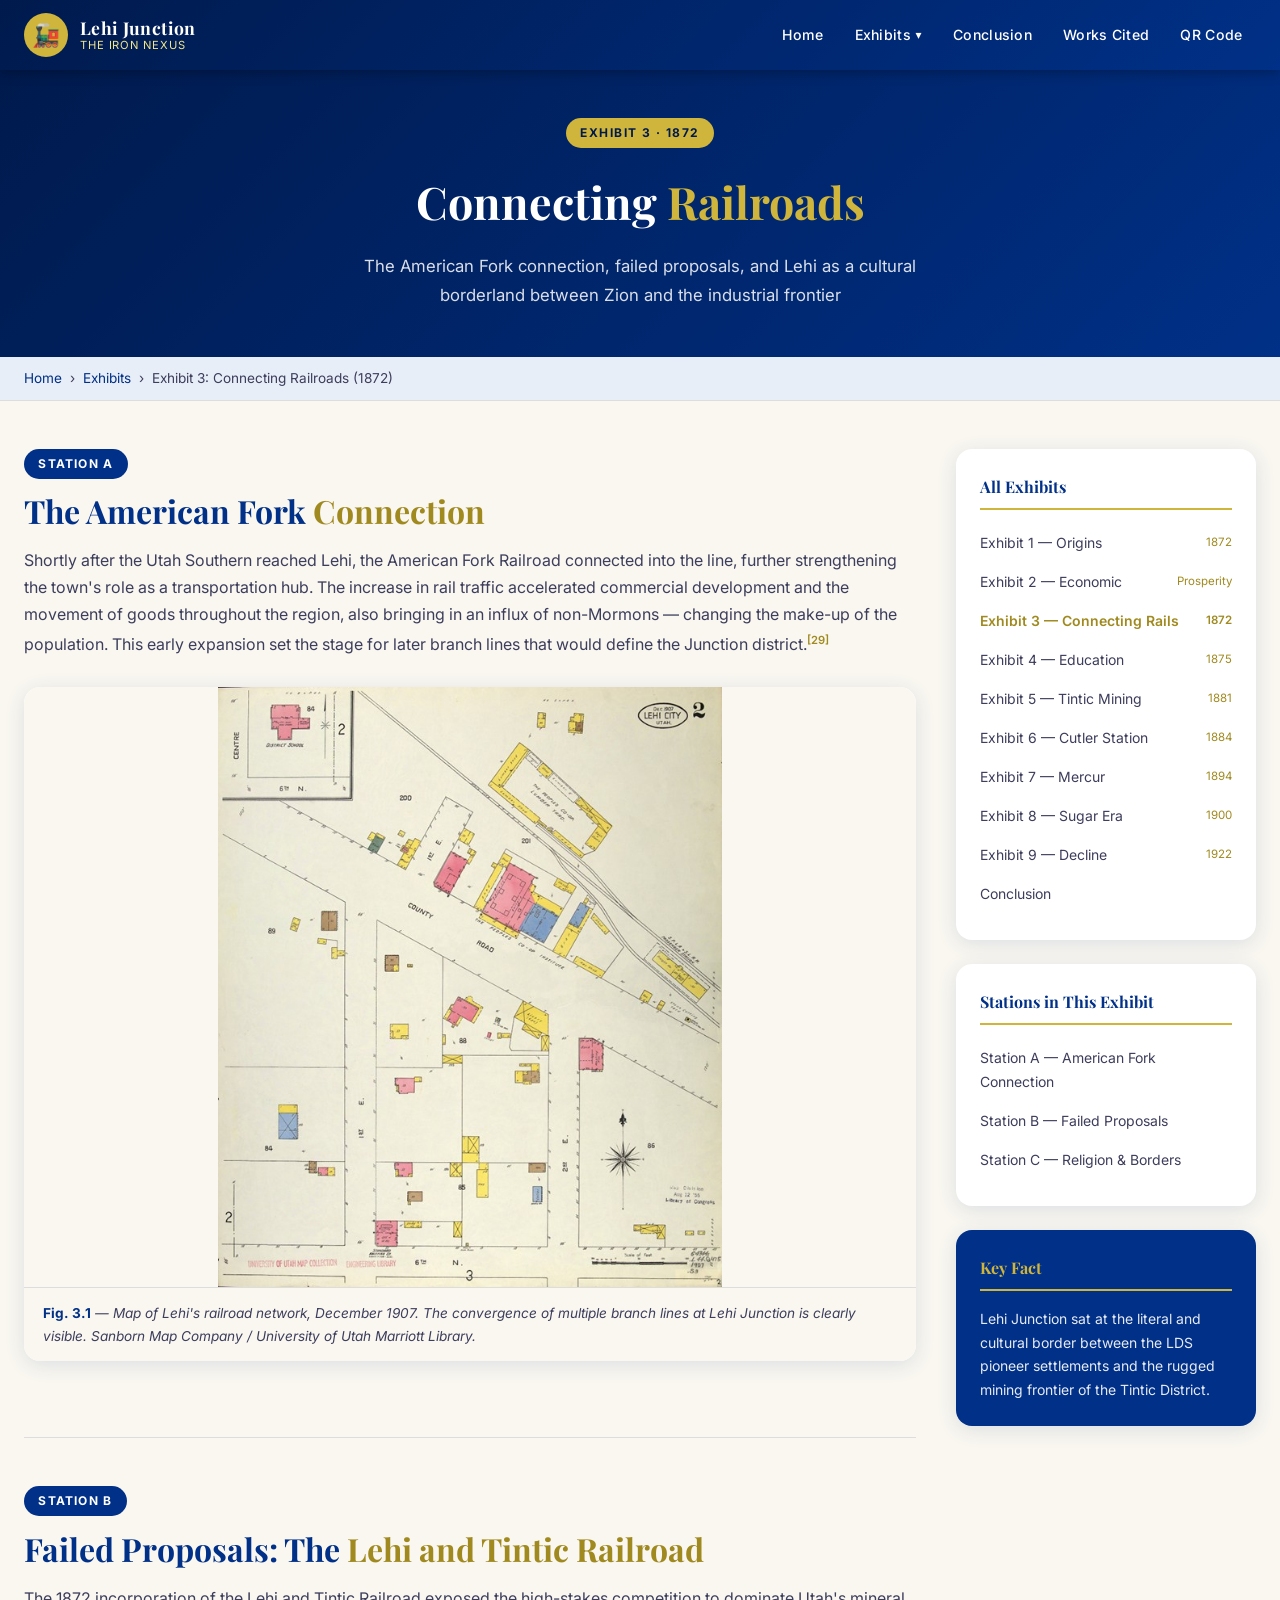
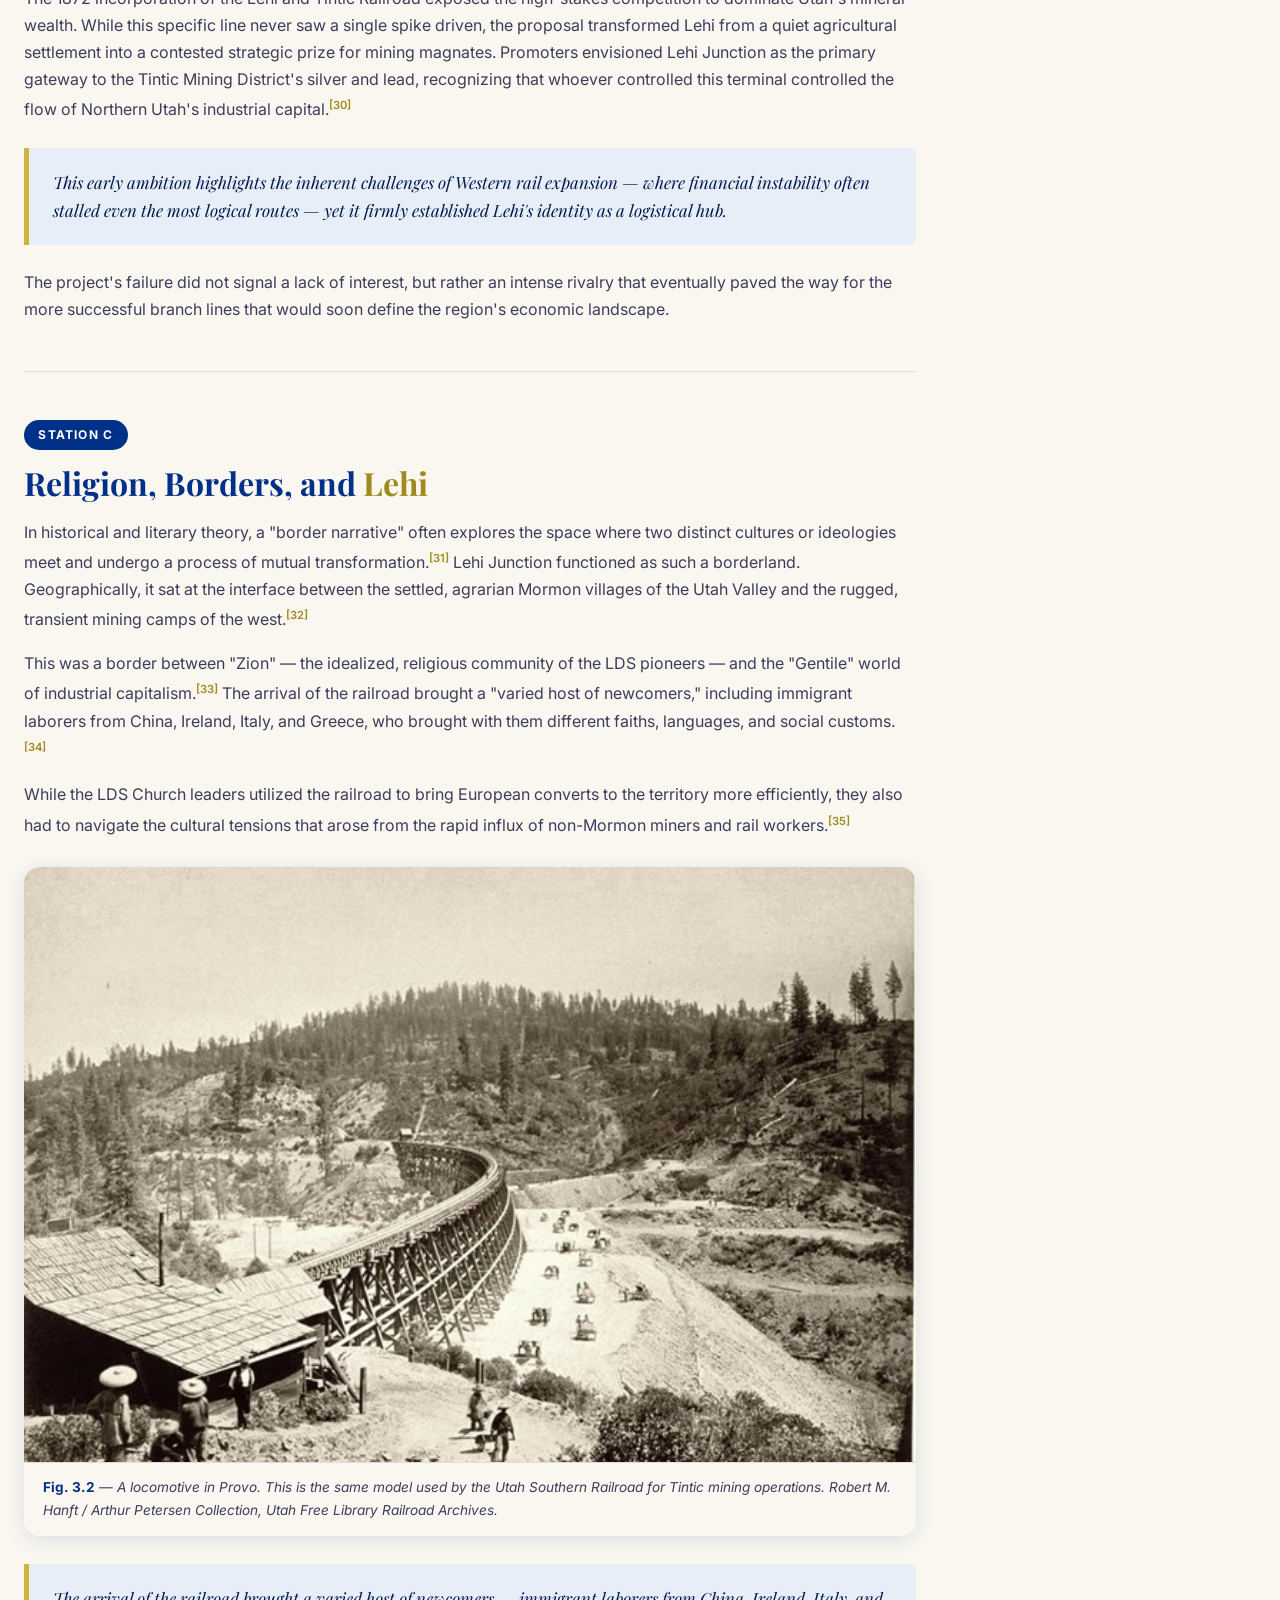
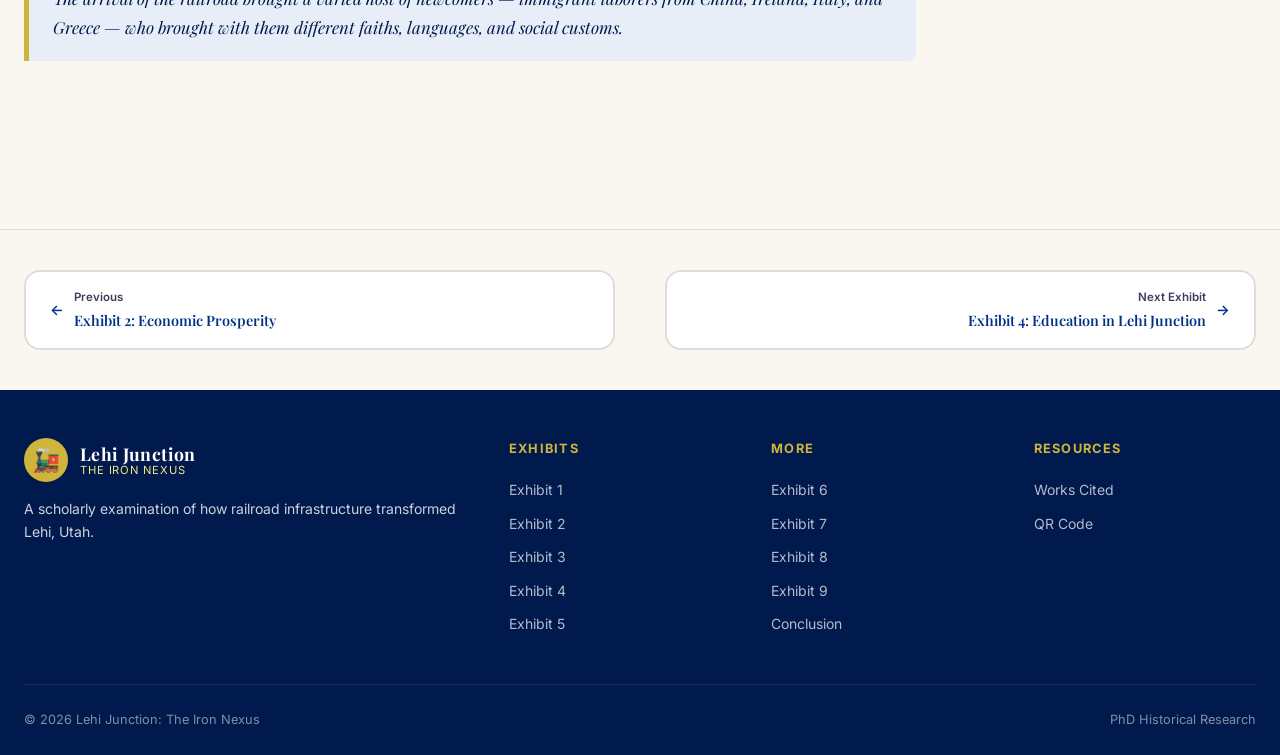
<file: exhibit3.html>
<!DOCTYPE html>
<html lang="en">
<head>
  <meta charset="UTF-8" /><meta name="viewport" content="width=device-width, initial-scale=1.0" />
  <meta name="description" content="Exhibit 3: Connecting Railroads (1872) — The American Fork connection, failed proposals, and Lehi Junction as a cultural borderland." />
  <title>Exhibit 3: Connecting Railroads (1872) | Lehi Junction: The Iron Nexus</title>
  <link rel="preconnect" href="https://fonts.googleapis.com" /><link rel="preconnect" href="https://fonts.gstatic.com" crossorigin />
  <link href="https://fonts.googleapis.com/css2?family=Playfair+Display:ital,wght@0,400;0,700;1,400&family=Inter:wght@400;500;600;700&display=swap" rel="stylesheet" />
  <link rel="stylesheet" href="css/styles.css" />
</head>
<body>
  <a class="skip-link" href="#main-content">Skip to main content</a>
  <header id="site-header" role="banner"><div class="header-inner"><a href="index.html" class="site-logo" aria-label="Iron Nexus Home"><div class="logo-icon">🚂</div><div class="logo-text"><span class="logo-title">Lehi Junction</span><span class="logo-sub">The Iron Nexus</span></div></a><button class="menu-toggle" aria-label="Toggle navigation" aria-expanded="false">☰</button><nav id="primary-nav" class="primary-nav" aria-label="Primary navigation"><a href="index.html">Home</a><div class="nav-dropdown"><a href="index.html#exhibits" aria-haspopup="true">Exhibits</a><ul class="dropdown-menu" role="menu"><li><a href="exhibit1.html">Exhibit 1 <span class="exhibit-year">1872</span></a></li><li><a href="exhibit2.html">Exhibit 2 <span class="exhibit-year">Economic</span></a></li><li><a href="exhibit3.html">Exhibit 3 <span class="exhibit-year">1872 Rails</span></a></li><li><a href="exhibit4.html">Exhibit 4 <span class="exhibit-year">1875</span></a></li><li><a href="exhibit5.html">Exhibit 5 <span class="exhibit-year">1881</span></a></li><li><a href="exhibit6.html">Exhibit 6 <span class="exhibit-year">1884</span></a></li><li><a href="exhibit7.html">Exhibit 7 <span class="exhibit-year">1894</span></a></li><li><a href="exhibit8.html">Exhibit 8 <span class="exhibit-year">1900</span></a></li><li><a href="exhibit9.html">Exhibit 9 <span class="exhibit-year">1922</span></a></li></ul></div><a href="conclusion.html">Conclusion</a><a href="works-cited.html">Works Cited</a><a href="index.html#qr-section">QR Code</a></nav></div></header>

  <div class="page-banner">
    <div class="banner-eyebrow">Exhibit 3 · 1872</div>
    <h1>Connecting <span>Railroads</span></h1>
    <p>The American Fork connection, failed proposals, and Lehi as a cultural borderland between Zion and the industrial frontier</p>
  </div>
  <nav class="breadcrumb" aria-label="Breadcrumb"><ol><li><a href="index.html">Home</a></li><li><a href="index.html#exhibits">Exhibits</a></li><li><span aria-current="page">Exhibit 3: Connecting Railroads (1872)</span></li></ol></nav>

  <main id="main-content">
    <div class="exhibit-layout">
      <article class="exhibit-content">

        <section class="station" id="station-a">
          <span class="station-label">Station A</span>
          <h2>The American Fork <span>Connection</span></h2>
          <p>Shortly after the Utah Southern reached Lehi, the American Fork Railroad connected into the line, further strengthening the town's role as a transportation hub. The increase in rail traffic accelerated commercial development and the movement of goods throughout the region, also bringing in an influx of non-Mormons — changing the make-up of the population. This early expansion set the stage for later branch lines that would define the Junction district.<sup><a href="works-cited.html#fn29">[29]</a></sup></p>
          <figure class="exhibit-figure">
            <img src="images/Lehi_1907_Sheet_02.jpg" alt="1907 Map of Lehi Railroads" />
            <figcaption><strong>Fig. 3.1</strong> — Map of Lehi's railroad network, December 1907. The convergence of multiple branch lines at Lehi Junction is clearly visible. <em>Sanborn Map Company / University of Utah Marriott Library.</em></figcaption>
          </figure>
        </section>

        <section class="station" id="station-b">
          <span class="station-label">Station B</span>
          <h2>Failed Proposals: The <span>Lehi and Tintic Railroad</span></h2>
          <p>The 1872 incorporation of the Lehi and Tintic Railroad exposed the high-stakes competition to dominate Utah's mineral wealth. While this specific line never saw a single spike driven, the proposal transformed Lehi from a quiet agricultural settlement into a contested strategic prize for mining magnates. Promoters envisioned Lehi Junction as the primary gateway to the Tintic Mining District's silver and lead, recognizing that whoever controlled this terminal controlled the flow of Northern Utah's industrial capital.<sup><a href="works-cited.html#fn30">[30]</a></sup></p>
          <div class="pull-quote">This early ambition highlights the inherent challenges of Western rail expansion — where financial instability often stalled even the most logical routes — yet it firmly established Lehi's identity as a logistical hub.</div>
          <p>The project's failure did not signal a lack of interest, but rather an intense rivalry that eventually paved the way for the more successful branch lines that would soon define the region's economic landscape.</p>
        </section>

        <section class="station" id="station-c">
          <span class="station-label">Station C</span>
          <h2>Religion, Borders, and <span>Lehi</span></h2>
          <p>In historical and literary theory, a "border narrative" often explores the space where two distinct cultures or ideologies meet and undergo a process of mutual transformation.<sup><a href="works-cited.html#fn31">[31]</a></sup> Lehi Junction functioned as such a borderland. Geographically, it sat at the interface between the settled, agrarian Mormon villages of the Utah Valley and the rugged, transient mining camps of the west.<sup><a href="works-cited.html#fn32">[32]</a></sup></p>
          <p>This was a border between "Zion" — the idealized, religious community of the LDS pioneers — and the "Gentile" world of industrial capitalism.<sup><a href="works-cited.html#fn33">[33]</a></sup> The arrival of the railroad brought a "varied host of newcomers," including immigrant laborers from China, Ireland, Italy, and Greece, who brought with them different faiths, languages, and social customs.<sup><a href="works-cited.html#fn34">[34]</a></sup></p>
          <p>While the LDS Church leaders utilized the railroad to bring European converts to the territory more efficiently, they also had to navigate the cultural tensions that arose from the rapid influx of non-Mormon miners and rail workers.<sup><a href="works-cited.html#fn35">[35]</a></sup></p>
          <figure class="exhibit-figure">
            <img src="images/cn-0295.jpg" alt="Locomotive in Provo — same model as Utah Southern Railroad for Tintic operations" />
            <figcaption><strong>Fig. 3.2</strong> — A locomotive in Provo. This is the same model used by the Utah Southern Railroad for Tintic mining operations. <em>Robert M. Hanft / Arthur Petersen Collection, Utah Free Library Railroad Archives.</em></figcaption>
          </figure>
          <div class="pull-quote">The arrival of the railroad brought a varied host of newcomers — immigrant laborers from China, Ireland, Italy, and Greece — who brought with them different faiths, languages, and social customs.</div>
        </section>

      </article>

      <aside class="exhibit-sidebar" aria-label="Exhibit navigation">
        <div class="sidebar-card"><h4>All Exhibits</h4><ul class="sidebar-nav-list"><li><a href="exhibit1.html">Exhibit 1 — Origins <span class="s-year">1872</span></a></li><li><a href="exhibit2.html">Exhibit 2 — Economic <span class="s-year">Prosperity</span></a></li><li><a href="exhibit3.html" class="current">Exhibit 3 — Connecting Rails <span class="s-year">1872</span></a></li><li><a href="exhibit4.html">Exhibit 4 — Education <span class="s-year">1875</span></a></li><li><a href="exhibit5.html">Exhibit 5 — Tintic Mining <span class="s-year">1881</span></a></li><li><a href="exhibit6.html">Exhibit 6 — Cutler Station <span class="s-year">1884</span></a></li><li><a href="exhibit7.html">Exhibit 7 — Mercur <span class="s-year">1894</span></a></li><li><a href="exhibit8.html">Exhibit 8 — Sugar Era <span class="s-year">1900</span></a></li><li><a href="exhibit9.html">Exhibit 9 — Decline <span class="s-year">1922</span></a></li><li><a href="conclusion.html">Conclusion</a></li></ul></div>
        <div class="sidebar-card"><h4>Stations in This Exhibit</h4><ul class="sidebar-nav-list"><li><a href="#station-a">Station A — American Fork Connection</a></li><li><a href="#station-b">Station B — Failed Proposals</a></li><li><a href="#station-c">Station C — Religion &amp; Borders</a></li></ul></div>
        <div class="sidebar-card" style="background:var(--blue-primary);color:#fff;"><h4 style="color:var(--gold-primary);border-color:var(--gold-primary);">Key Fact</h4><p style="font-size:0.875rem;color:rgba(255,255,255,0.9);">Lehi Junction sat at the literal and cultural border between the LDS pioneer settlements and the rugged mining frontier of the Tintic District.</p></div>
      </aside>
    </div>

    <nav class="exhibit-pagination" aria-label="Exhibit navigation">
      <a href="exhibit2.html" class="prev"><span>←</span><span><span class="pag-label">Previous</span><span class="pag-title">Exhibit 2: Economic Prosperity</span></span></a>
      <a href="exhibit4.html" class="next"><span><span class="pag-label">Next Exhibit</span><span class="pag-title">Exhibit 4: Education in Lehi Junction</span></span><span>→</span></a>
    </nav>
  </main>

  <footer id="site-footer" role="contentinfo"><div class="footer-inner"><div class="footer-grid"><div class="footer-brand"><a href="index.html" class="site-logo"><div class="logo-icon">🚂</div><div class="logo-text"><span class="logo-title">Lehi Junction</span><span class="logo-sub">The Iron Nexus</span></div></a><p>A scholarly examination of how railroad infrastructure transformed Lehi, Utah.</p></div><div class="footer-col"><h5>Exhibits</h5><ul><li><a href="exhibit1.html">Exhibit 1</a></li><li><a href="exhibit2.html">Exhibit 2</a></li><li><a href="exhibit3.html">Exhibit 3</a></li><li><a href="exhibit4.html">Exhibit 4</a></li><li><a href="exhibit5.html">Exhibit 5</a></li></ul></div><div class="footer-col"><h5>More</h5><ul><li><a href="exhibit6.html">Exhibit 6</a></li><li><a href="exhibit7.html">Exhibit 7</a></li><li><a href="exhibit8.html">Exhibit 8</a></li><li><a href="exhibit9.html">Exhibit 9</a></li><li><a href="conclusion.html">Conclusion</a></li></ul></div><div class="footer-col"><h5>Resources</h5><ul><li><a href="works-cited.html">Works Cited</a></li><li><a href="index.html#qr-section">QR Code</a></li></ul></div></div><div class="footer-bottom"><span>&copy; 2026 Lehi Junction: The Iron Nexus</span><span>PhD Historical Research</span></div></div></footer>
  <script src="js/main.js"></script>
</body>
</html>
</file>
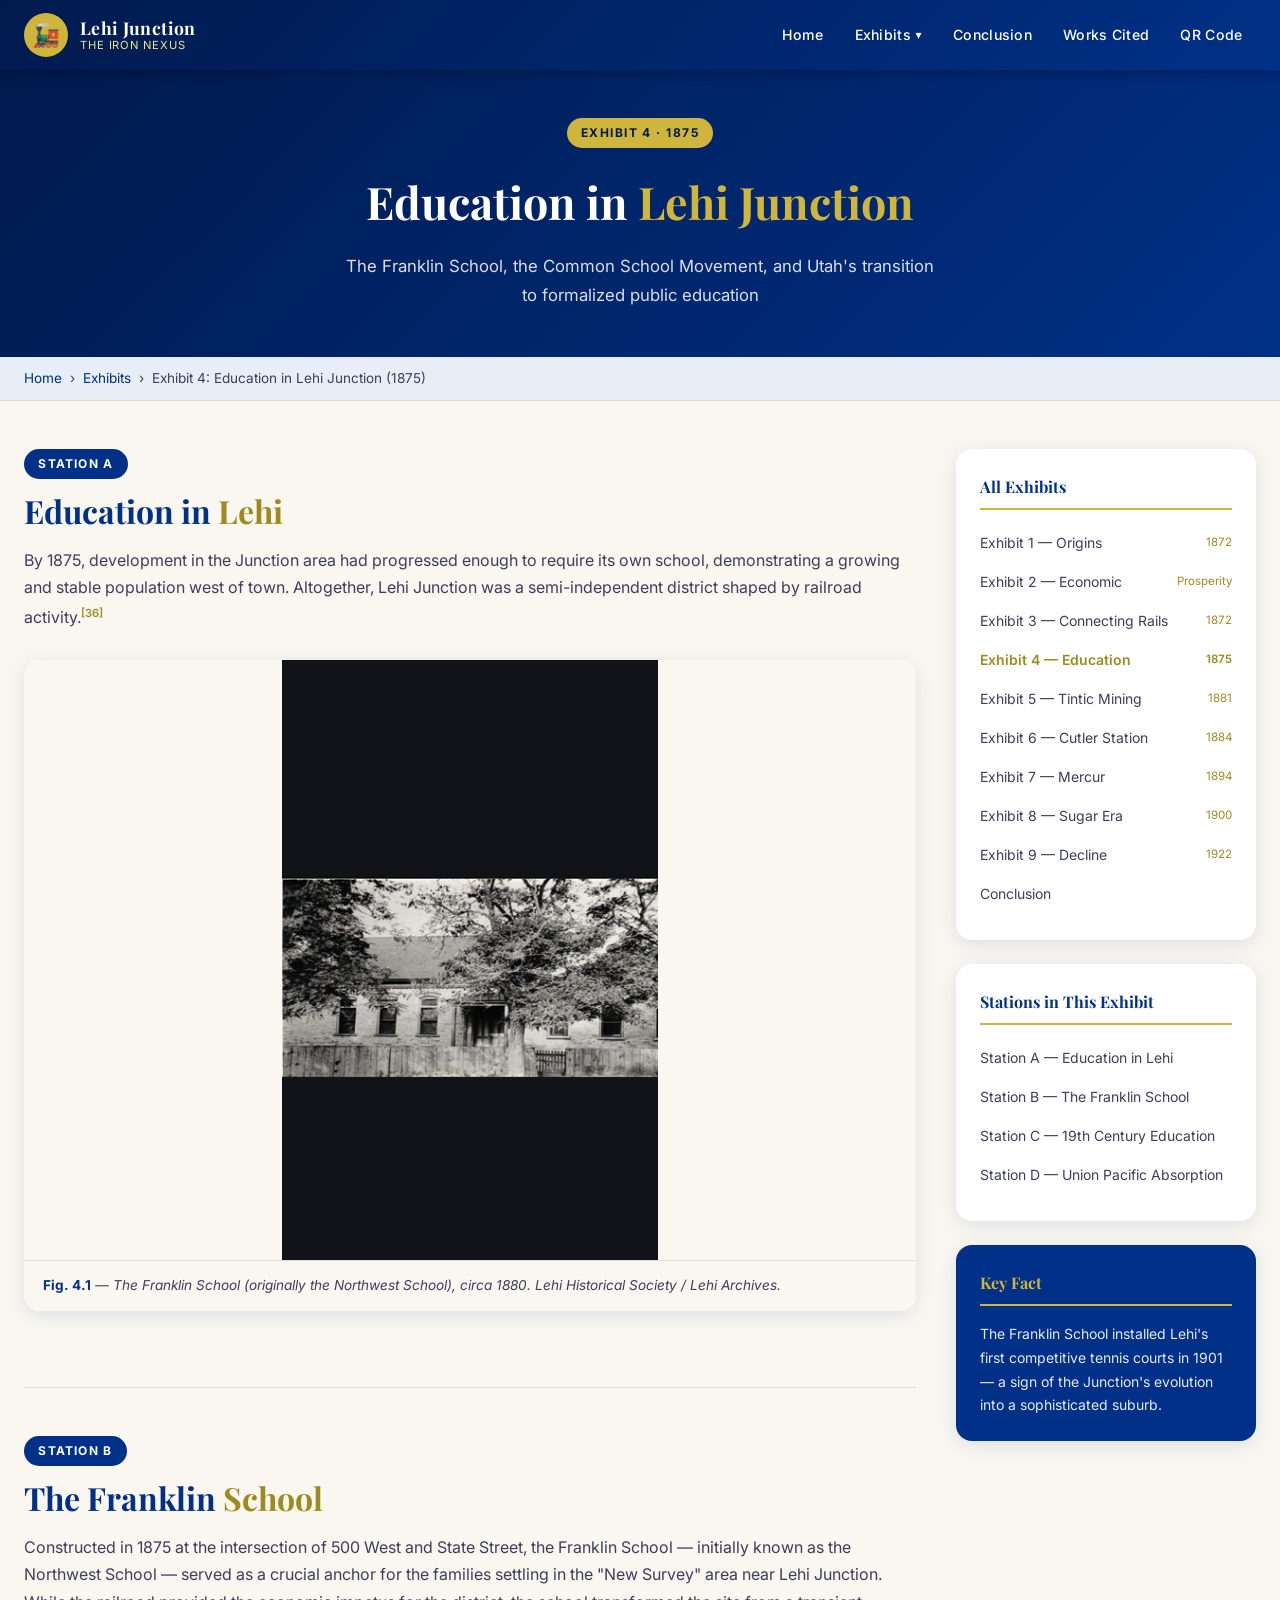
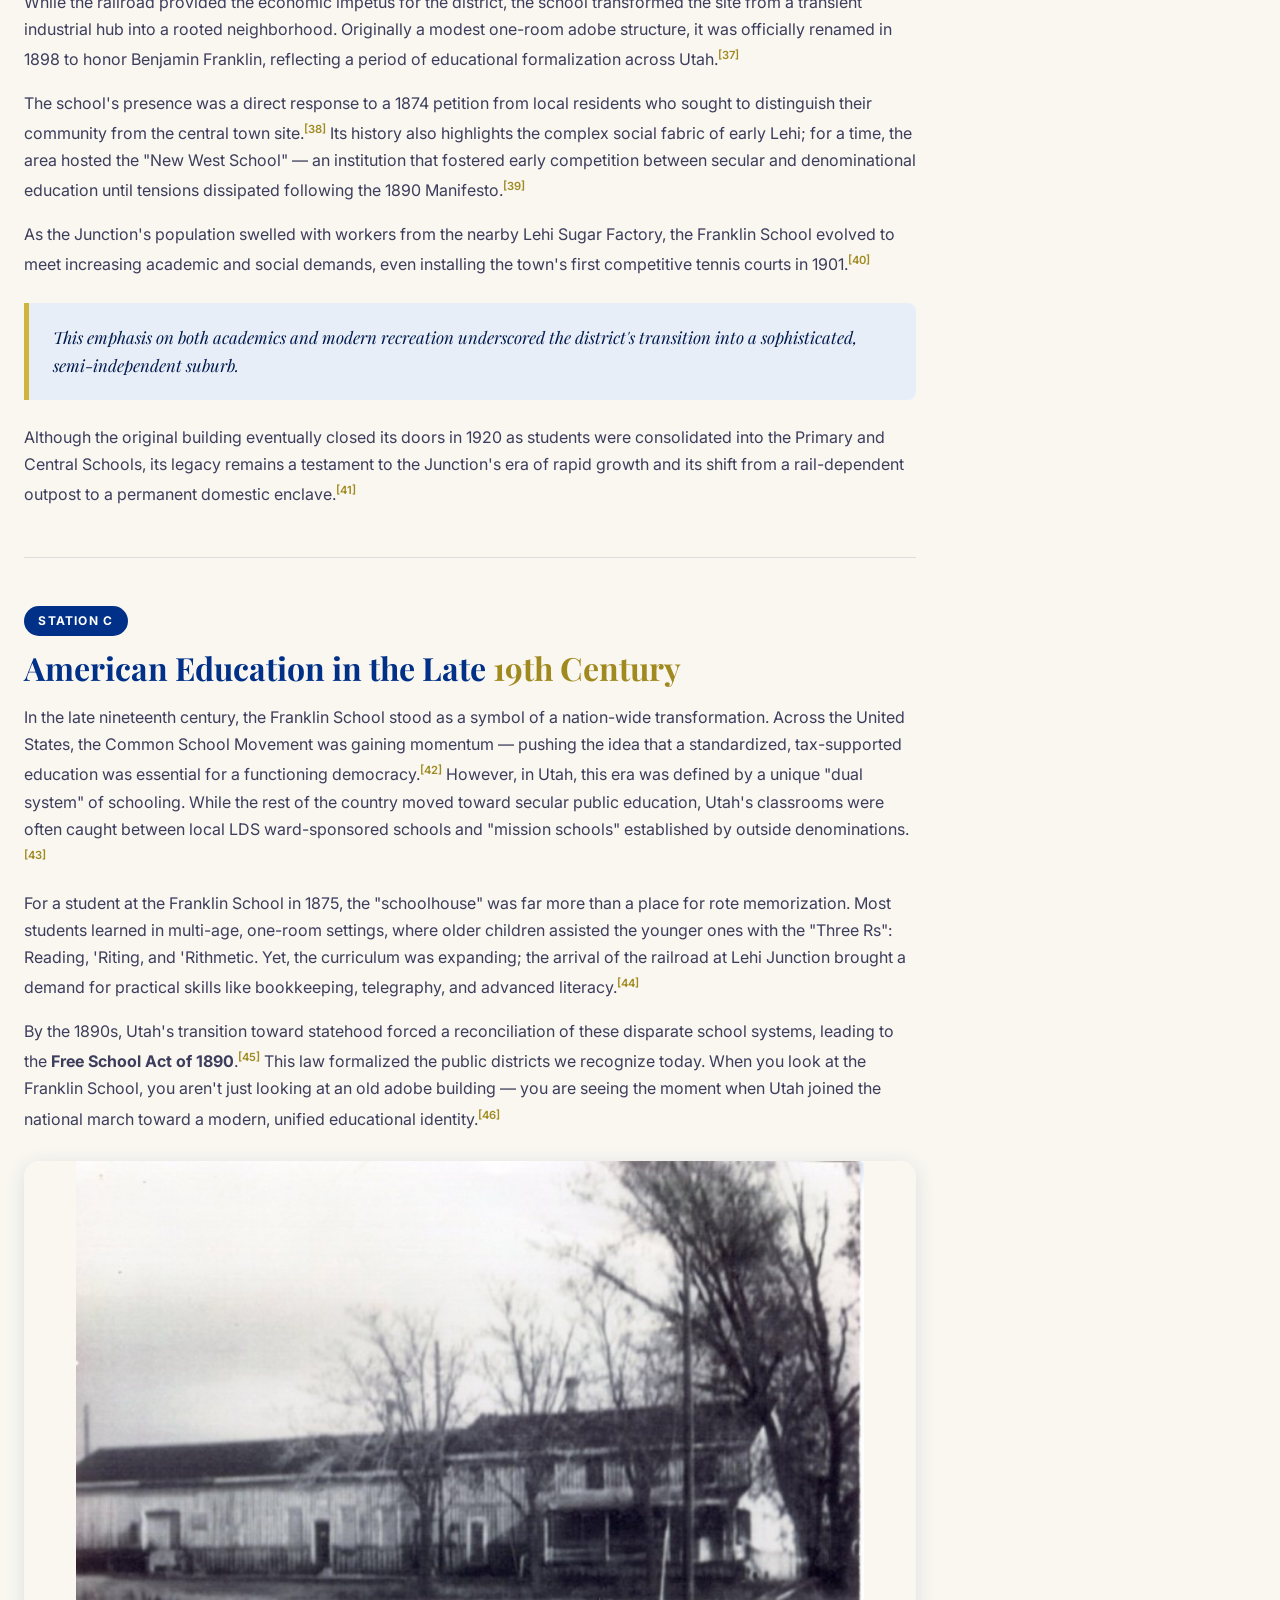
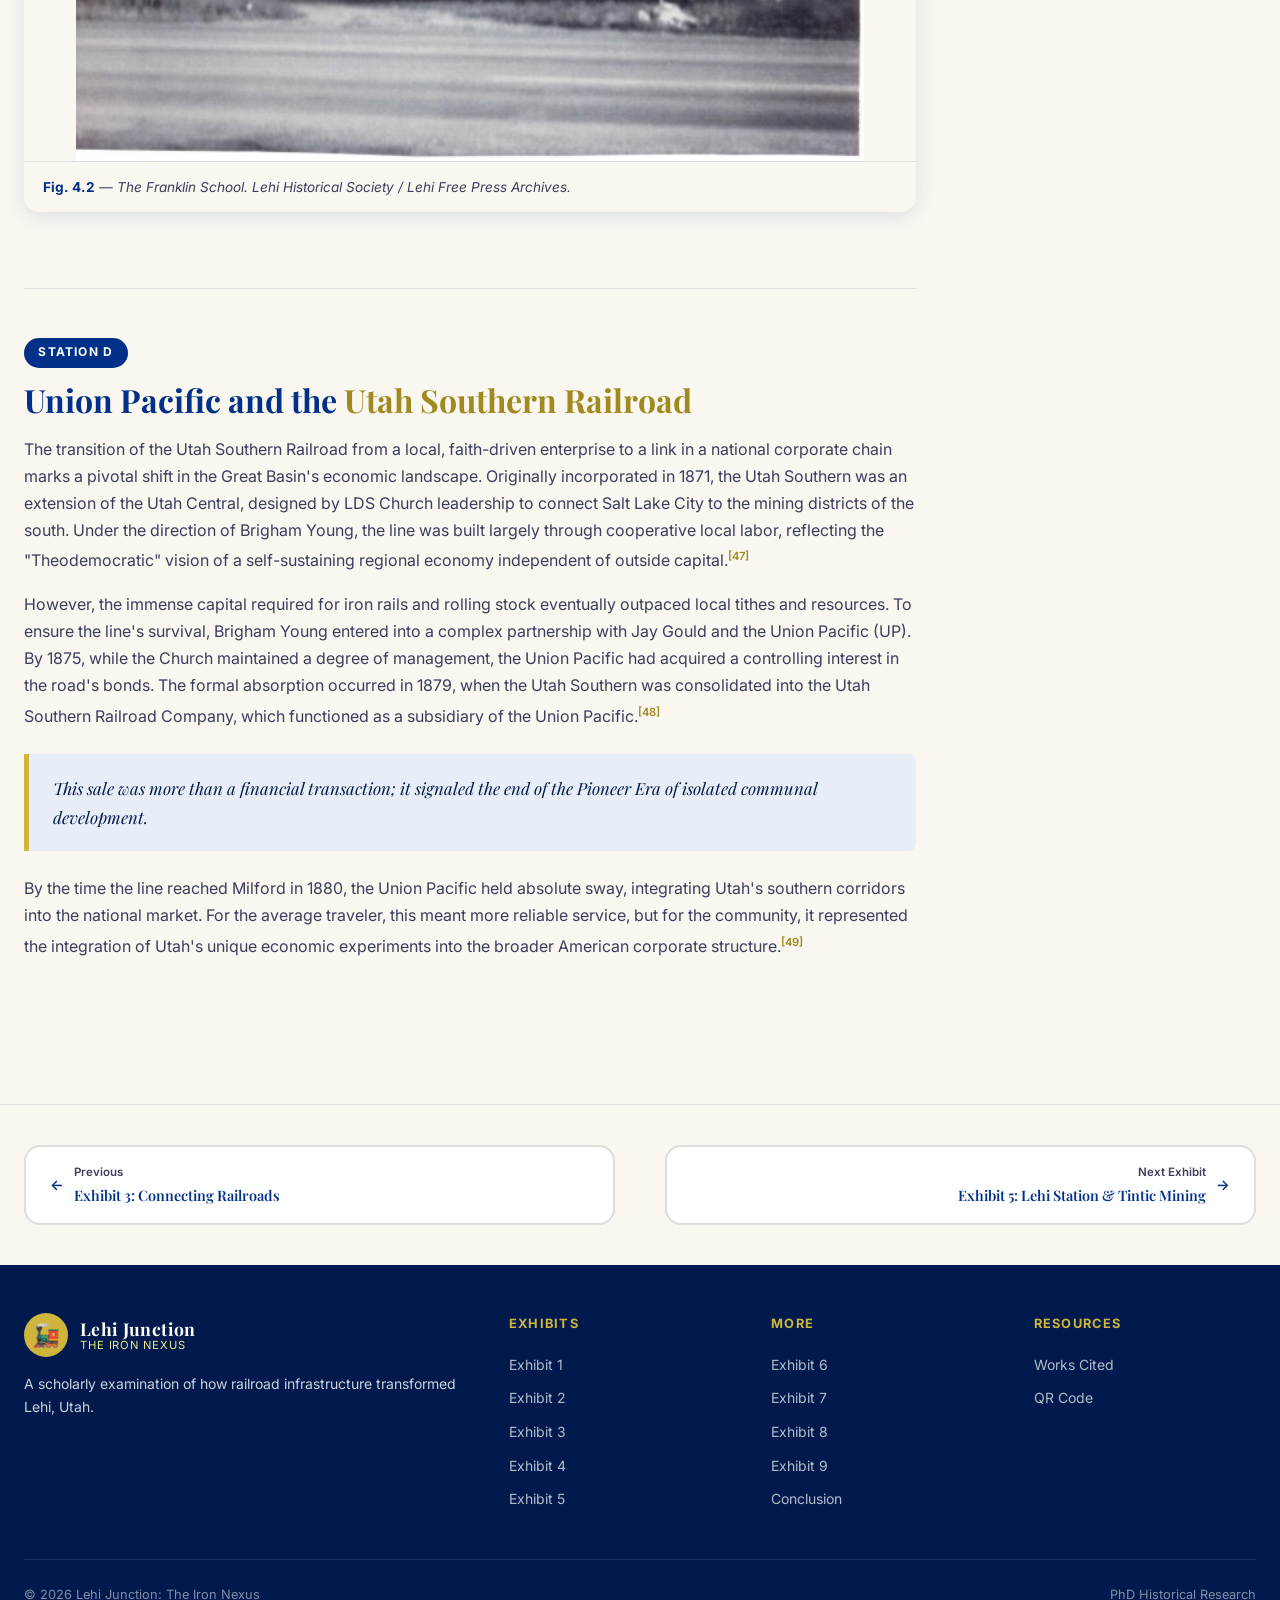
<file: exhibit4.html>
<!DOCTYPE html>
<html lang="en">
<head>
  <meta charset="UTF-8" /><meta name="viewport" content="width=device-width, initial-scale=1.0" />
  <meta name="description" content="Exhibit 4: Education in Lehi Junction (1875) — The Franklin School, the Common School Movement, and Union Pacific's absorption of the Utah Southern." />
  <title>Exhibit 4: Education in Lehi Junction (1875) | Lehi Junction: The Iron Nexus</title>
  <link rel="preconnect" href="https://fonts.googleapis.com" /><link rel="preconnect" href="https://fonts.gstatic.com" crossorigin />
  <link href="https://fonts.googleapis.com/css2?family=Playfair+Display:ital,wght@0,400;0,700;1,400&family=Inter:wght@400;500;600;700&display=swap" rel="stylesheet" />
  <link rel="stylesheet" href="css/styles.css" />
</head>
<body>
  <a class="skip-link" href="#main-content">Skip to main content</a>
  <header id="site-header" role="banner"><div class="header-inner"><a href="index.html" class="site-logo" aria-label="Iron Nexus Home"><div class="logo-icon">🚂</div><div class="logo-text"><span class="logo-title">Lehi Junction</span><span class="logo-sub">The Iron Nexus</span></div></a><button class="menu-toggle" aria-label="Toggle navigation" aria-expanded="false">☰</button><nav id="primary-nav" class="primary-nav" aria-label="Primary navigation"><a href="index.html">Home</a><div class="nav-dropdown"><a href="index.html#exhibits" aria-haspopup="true">Exhibits</a><ul class="dropdown-menu" role="menu"><li><a href="exhibit1.html">Exhibit 1 <span class="exhibit-year">1872</span></a></li><li><a href="exhibit2.html">Exhibit 2 <span class="exhibit-year">Economic</span></a></li><li><a href="exhibit3.html">Exhibit 3 <span class="exhibit-year">1872 Rails</span></a></li><li><a href="exhibit4.html">Exhibit 4 <span class="exhibit-year">1875</span></a></li><li><a href="exhibit5.html">Exhibit 5 <span class="exhibit-year">1881</span></a></li><li><a href="exhibit6.html">Exhibit 6 <span class="exhibit-year">1884</span></a></li><li><a href="exhibit7.html">Exhibit 7 <span class="exhibit-year">1894</span></a></li><li><a href="exhibit8.html">Exhibit 8 <span class="exhibit-year">1900</span></a></li><li><a href="exhibit9.html">Exhibit 9 <span class="exhibit-year">1922</span></a></li></ul></div><a href="conclusion.html">Conclusion</a><a href="works-cited.html">Works Cited</a><a href="index.html#qr-section">QR Code</a></nav></div></header>

  <div class="page-banner">
    <div class="banner-eyebrow">Exhibit 4 · 1875</div>
    <h1>Education in <span>Lehi Junction</span></h1>
    <p>The Franklin School, the Common School Movement, and Utah's transition to formalized public education</p>
  </div>
  <nav class="breadcrumb" aria-label="Breadcrumb"><ol><li><a href="index.html">Home</a></li><li><a href="index.html#exhibits">Exhibits</a></li><li><span aria-current="page">Exhibit 4: Education in Lehi Junction (1875)</span></li></ol></nav>

  <main id="main-content">
    <div class="exhibit-layout">
      <article class="exhibit-content">

        <section class="station" id="station-a">
          <span class="station-label">Station A</span>
          <h2>Education in <span>Lehi</span></h2>
          <p>By 1875, development in the Junction area had progressed enough to require its own school, demonstrating a growing and stable population west of town. Altogether, Lehi Junction was a semi-independent district shaped by railroad activity.<sup><a href="works-cited.html#fn36">[36]</a></sup></p>
          <figure class="exhibit-figure">
            <img src="images/Screenshot_20260416_155849_Keep Notes.jpg" alt="Photo of the Franklin School" />
            <figcaption><strong>Fig. 4.1</strong> — The Franklin School (originally the Northwest School), circa 1880. <em>Lehi Historical Society / Lehi Archives.</em></figcaption>
          </figure>
        </section>

        <section class="station" id="station-b">
          <span class="station-label">Station B</span>
          <h2>The Franklin <span>School</span></h2>
          <p>Constructed in 1875 at the intersection of 500 West and State Street, the Franklin School — initially known as the Northwest School — served as a crucial anchor for the families settling in the "New Survey" area near Lehi Junction. While the railroad provided the economic impetus for the district, the school transformed the site from a transient industrial hub into a rooted neighborhood. Originally a modest one-room adobe structure, it was officially renamed in 1898 to honor Benjamin Franklin, reflecting a period of educational formalization across Utah.<sup><a href="works-cited.html#fn37">[37]</a></sup></p>
          <p>The school's presence was a direct response to a 1874 petition from local residents who sought to distinguish their community from the central town site.<sup><a href="works-cited.html#fn38">[38]</a></sup> Its history also highlights the complex social fabric of early Lehi; for a time, the area hosted the "New West School" — an institution that fostered early competition between secular and denominational education until tensions dissipated following the 1890 Manifesto.<sup><a href="works-cited.html#fn39">[39]</a></sup></p>
          <p>As the Junction's population swelled with workers from the nearby Lehi Sugar Factory, the Franklin School evolved to meet increasing academic and social demands, even installing the town's first competitive tennis courts in 1901.<sup><a href="works-cited.html#fn40">[40]</a></sup></p>
          <div class="pull-quote">This emphasis on both academics and modern recreation underscored the district's transition into a sophisticated, semi-independent suburb.</div>
          <p>Although the original building eventually closed its doors in 1920 as students were consolidated into the Primary and Central Schools, its legacy remains a testament to the Junction's era of rapid growth and its shift from a rail-dependent outpost to a permanent domestic enclave.<sup><a href="works-cited.html#fn41">[41]</a></sup></p>
        </section>

        <section class="station" id="station-c">
          <span class="station-label">Station C</span>
          <h2>American Education in the Late <span>19th Century</span></h2>
          <p>In the late nineteenth century, the Franklin School stood as a symbol of a nation-wide transformation. Across the United States, the Common School Movement was gaining momentum — pushing the idea that a standardized, tax-supported education was essential for a functioning democracy.<sup><a href="works-cited.html#fn42">[42]</a></sup> However, in Utah, this era was defined by a unique "dual system" of schooling. While the rest of the country moved toward secular public education, Utah's classrooms were often caught between local LDS ward-sponsored schools and "mission schools" established by outside denominations.<sup><a href="works-cited.html#fn43">[43]</a></sup></p>
          <p>For a student at the Franklin School in 1875, the "schoolhouse" was far more than a place for rote memorization. Most students learned in multi-age, one-room settings, where older children assisted the younger ones with the "Three Rs": Reading, 'Riting, and 'Rithmetic. Yet, the curriculum was expanding; the arrival of the railroad at Lehi Junction brought a demand for practical skills like bookkeeping, telegraphy, and advanced literacy.<sup><a href="works-cited.html#fn44">[44]</a></sup></p>
          <p>By the 1890s, Utah's transition toward statehood forced a reconciliation of these disparate school systems, leading to the <strong>Free School Act of 1890</strong>.<sup><a href="works-cited.html#fn45">[45]</a></sup> This law formalized the public districts we recognize today. When you look at the Franklin School, you aren't just looking at an old adobe building — you are seeing the moment when Utah joined the national march toward a modern, unified educational identity.<sup><a href="works-cited.html#fn46">[46]</a></sup></p>
          <figure class="exhibit-figure">
            <img src="images/img20241107_13262849.jpg" alt="Franklin School historical photograph" />
            <figcaption><strong>Fig. 4.2</strong> — The Franklin School. <em>Lehi Historical Society / Lehi Free Press Archives.</em></figcaption>
          </figure>
        </section>

        <section class="station" id="station-d">
          <span class="station-label">Station D</span>
          <h2>Union Pacific and the <span>Utah Southern Railroad</span></h2>
          <p>The transition of the Utah Southern Railroad from a local, faith-driven enterprise to a link in a national corporate chain marks a pivotal shift in the Great Basin's economic landscape. Originally incorporated in 1871, the Utah Southern was an extension of the Utah Central, designed by LDS Church leadership to connect Salt Lake City to the mining districts of the south. Under the direction of Brigham Young, the line was built largely through cooperative local labor, reflecting the "Theodemocratic" vision of a self-sustaining regional economy independent of outside capital.<sup><a href="works-cited.html#fn47">[47]</a></sup></p>
          <p>However, the immense capital required for iron rails and rolling stock eventually outpaced local tithes and resources. To ensure the line's survival, Brigham Young entered into a complex partnership with Jay Gould and the Union Pacific (UP). By 1875, while the Church maintained a degree of management, the Union Pacific had acquired a controlling interest in the road's bonds. The formal absorption occurred in 1879, when the Utah Southern was consolidated into the Utah Southern Railroad Company, which functioned as a subsidiary of the Union Pacific.<sup><a href="works-cited.html#fn48">[48]</a></sup></p>
          <div class="pull-quote">This sale was more than a financial transaction; it signaled the end of the Pioneer Era of isolated communal development.</div>
          <p>By the time the line reached Milford in 1880, the Union Pacific held absolute sway, integrating Utah's southern corridors into the national market. For the average traveler, this meant more reliable service, but for the community, it represented the integration of Utah's unique economic experiments into the broader American corporate structure.<sup><a href="works-cited.html#fn49">[49]</a></sup></p>
        </section>

      </article>

      <aside class="exhibit-sidebar" aria-label="Exhibit navigation">
        <div class="sidebar-card"><h4>All Exhibits</h4><ul class="sidebar-nav-list"><li><a href="exhibit1.html">Exhibit 1 — Origins <span class="s-year">1872</span></a></li><li><a href="exhibit2.html">Exhibit 2 — Economic <span class="s-year">Prosperity</span></a></li><li><a href="exhibit3.html">Exhibit 3 — Connecting Rails <span class="s-year">1872</span></a></li><li><a href="exhibit4.html" class="current">Exhibit 4 — Education <span class="s-year">1875</span></a></li><li><a href="exhibit5.html">Exhibit 5 — Tintic Mining <span class="s-year">1881</span></a></li><li><a href="exhibit6.html">Exhibit 6 — Cutler Station <span class="s-year">1884</span></a></li><li><a href="exhibit7.html">Exhibit 7 — Mercur <span class="s-year">1894</span></a></li><li><a href="exhibit8.html">Exhibit 8 — Sugar Era <span class="s-year">1900</span></a></li><li><a href="exhibit9.html">Exhibit 9 — Decline <span class="s-year">1922</span></a></li><li><a href="conclusion.html">Conclusion</a></li></ul></div>
        <div class="sidebar-card"><h4>Stations in This Exhibit</h4><ul class="sidebar-nav-list"><li><a href="#station-a">Station A — Education in Lehi</a></li><li><a href="#station-b">Station B — The Franklin School</a></li><li><a href="#station-c">Station C — 19th Century Education</a></li><li><a href="#station-d">Station D — Union Pacific Absorption</a></li></ul></div>
        <div class="sidebar-card" style="background:var(--blue-primary);color:#fff;"><h4 style="color:var(--gold-primary);border-color:var(--gold-primary);">Key Fact</h4><p style="font-size:0.875rem;color:rgba(255,255,255,0.9);">The Franklin School installed Lehi's first competitive tennis courts in 1901 — a sign of the Junction's evolution into a sophisticated suburb.</p></div>
      </aside>
    </div>

    <nav class="exhibit-pagination" aria-label="Exhibit navigation">
      <a href="exhibit3.html" class="prev"><span>←</span><span><span class="pag-label">Previous</span><span class="pag-title">Exhibit 3: Connecting Railroads</span></span></a>
      <a href="exhibit5.html" class="next"><span><span class="pag-label">Next Exhibit</span><span class="pag-title">Exhibit 5: Lehi Station &amp; Tintic Mining</span></span><span>→</span></a>
    </nav>
  </main>

  <footer id="site-footer" role="contentinfo"><div class="footer-inner"><div class="footer-grid"><div class="footer-brand"><a href="index.html" class="site-logo"><div class="logo-icon">🚂</div><div class="logo-text"><span class="logo-title">Lehi Junction</span><span class="logo-sub">The Iron Nexus</span></div></a><p>A scholarly examination of how railroad infrastructure transformed Lehi, Utah.</p></div><div class="footer-col"><h5>Exhibits</h5><ul><li><a href="exhibit1.html">Exhibit 1</a></li><li><a href="exhibit2.html">Exhibit 2</a></li><li><a href="exhibit3.html">Exhibit 3</a></li><li><a href="exhibit4.html">Exhibit 4</a></li><li><a href="exhibit5.html">Exhibit 5</a></li></ul></div><div class="footer-col"><h5>More</h5><ul><li><a href="exhibit6.html">Exhibit 6</a></li><li><a href="exhibit7.html">Exhibit 7</a></li><li><a href="exhibit8.html">Exhibit 8</a></li><li><a href="exhibit9.html">Exhibit 9</a></li><li><a href="conclusion.html">Conclusion</a></li></ul></div><div class="footer-col"><h5>Resources</h5><ul><li><a href="works-cited.html">Works Cited</a></li><li><a href="index.html#qr-section">QR Code</a></li></ul></div></div><div class="footer-bottom"><span>&copy; 2026 Lehi Junction: The Iron Nexus</span><span>PhD Historical Research</span></div></div></footer>
  <script src="js/main.js"></script>
</body>
</html>
</file>
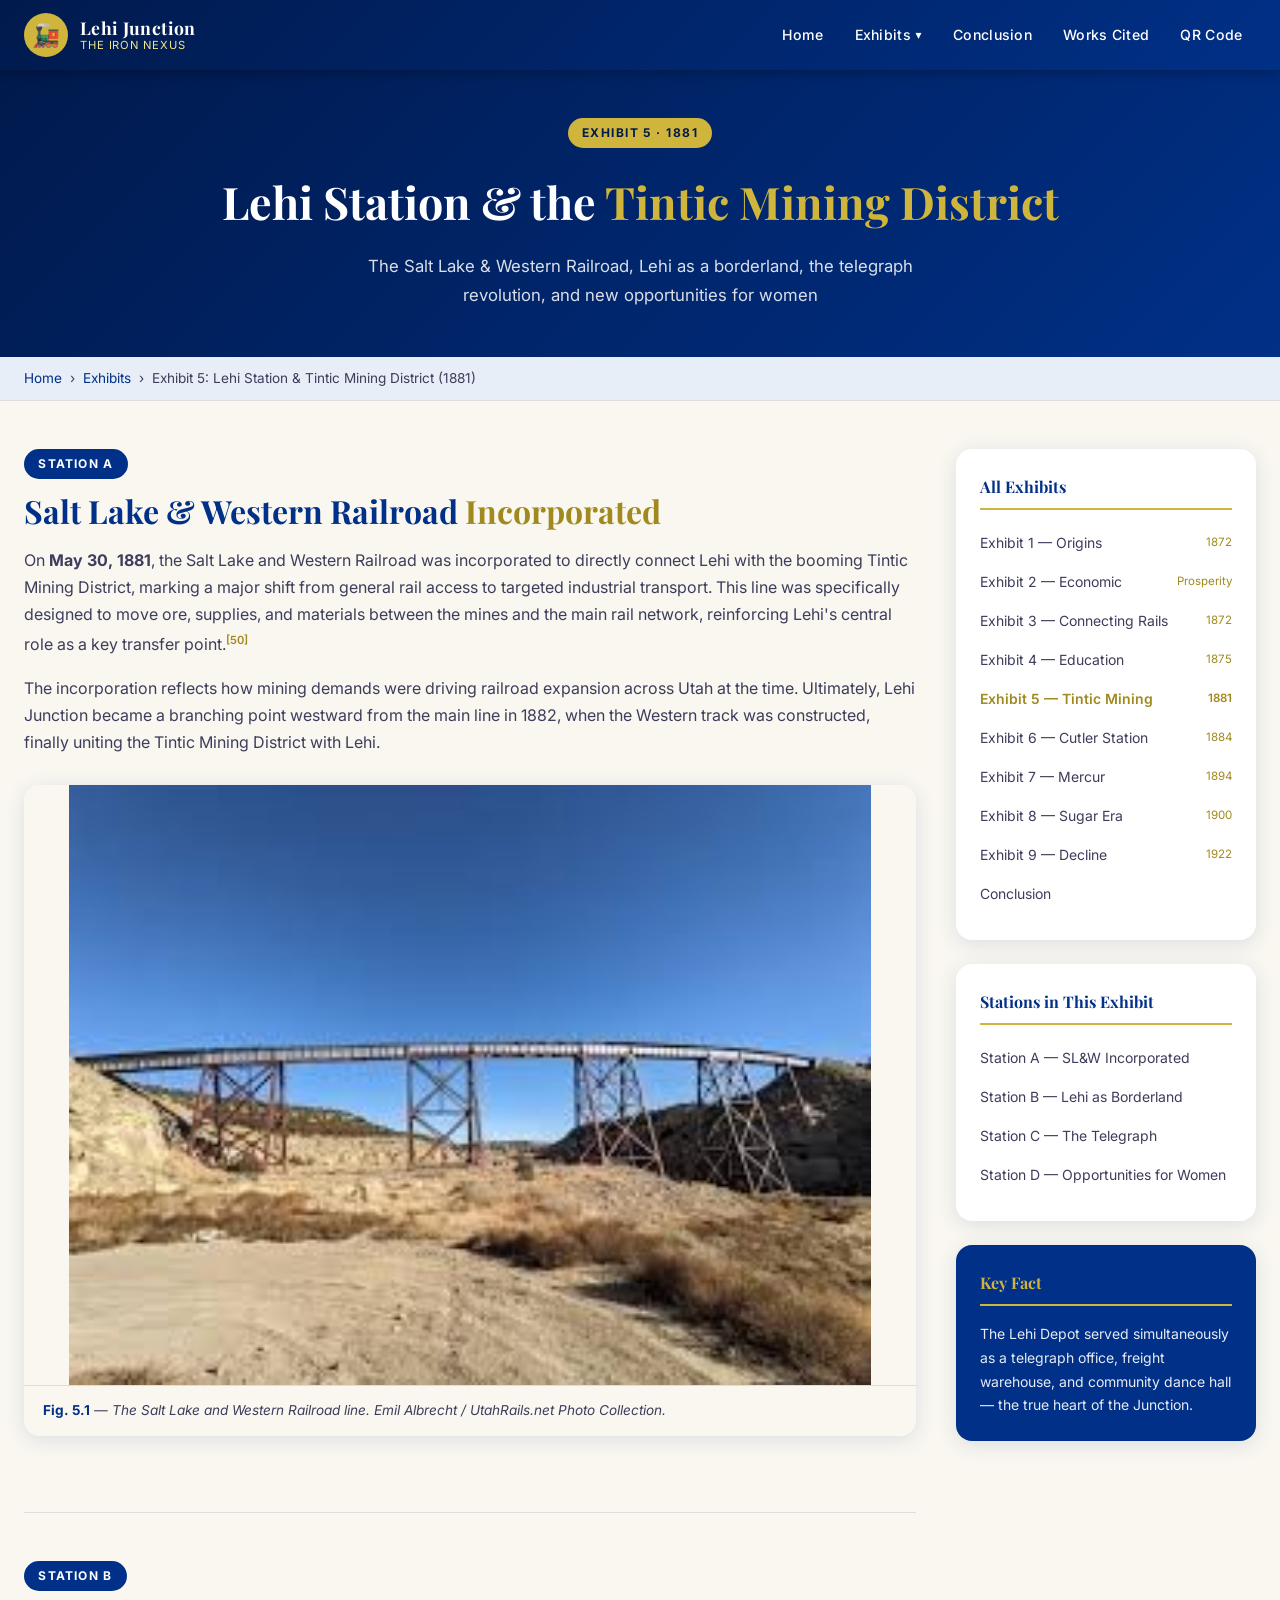
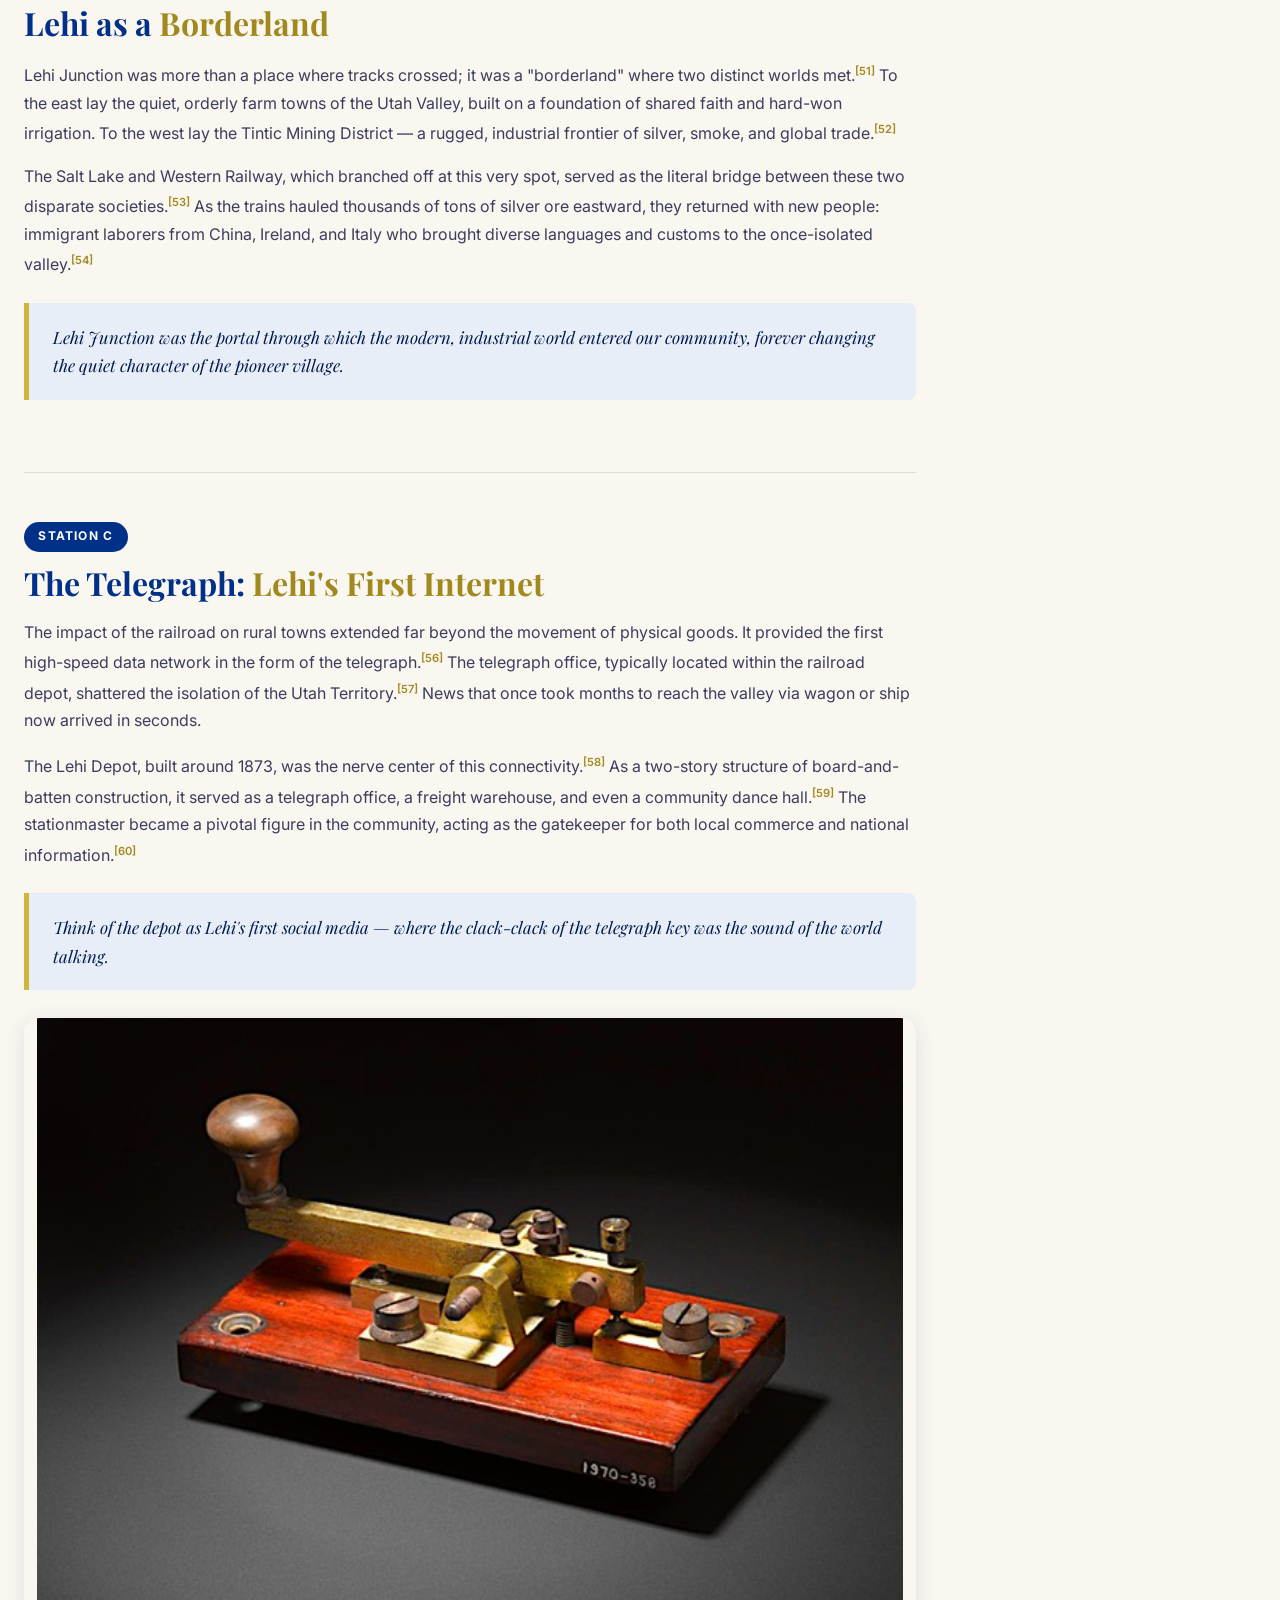
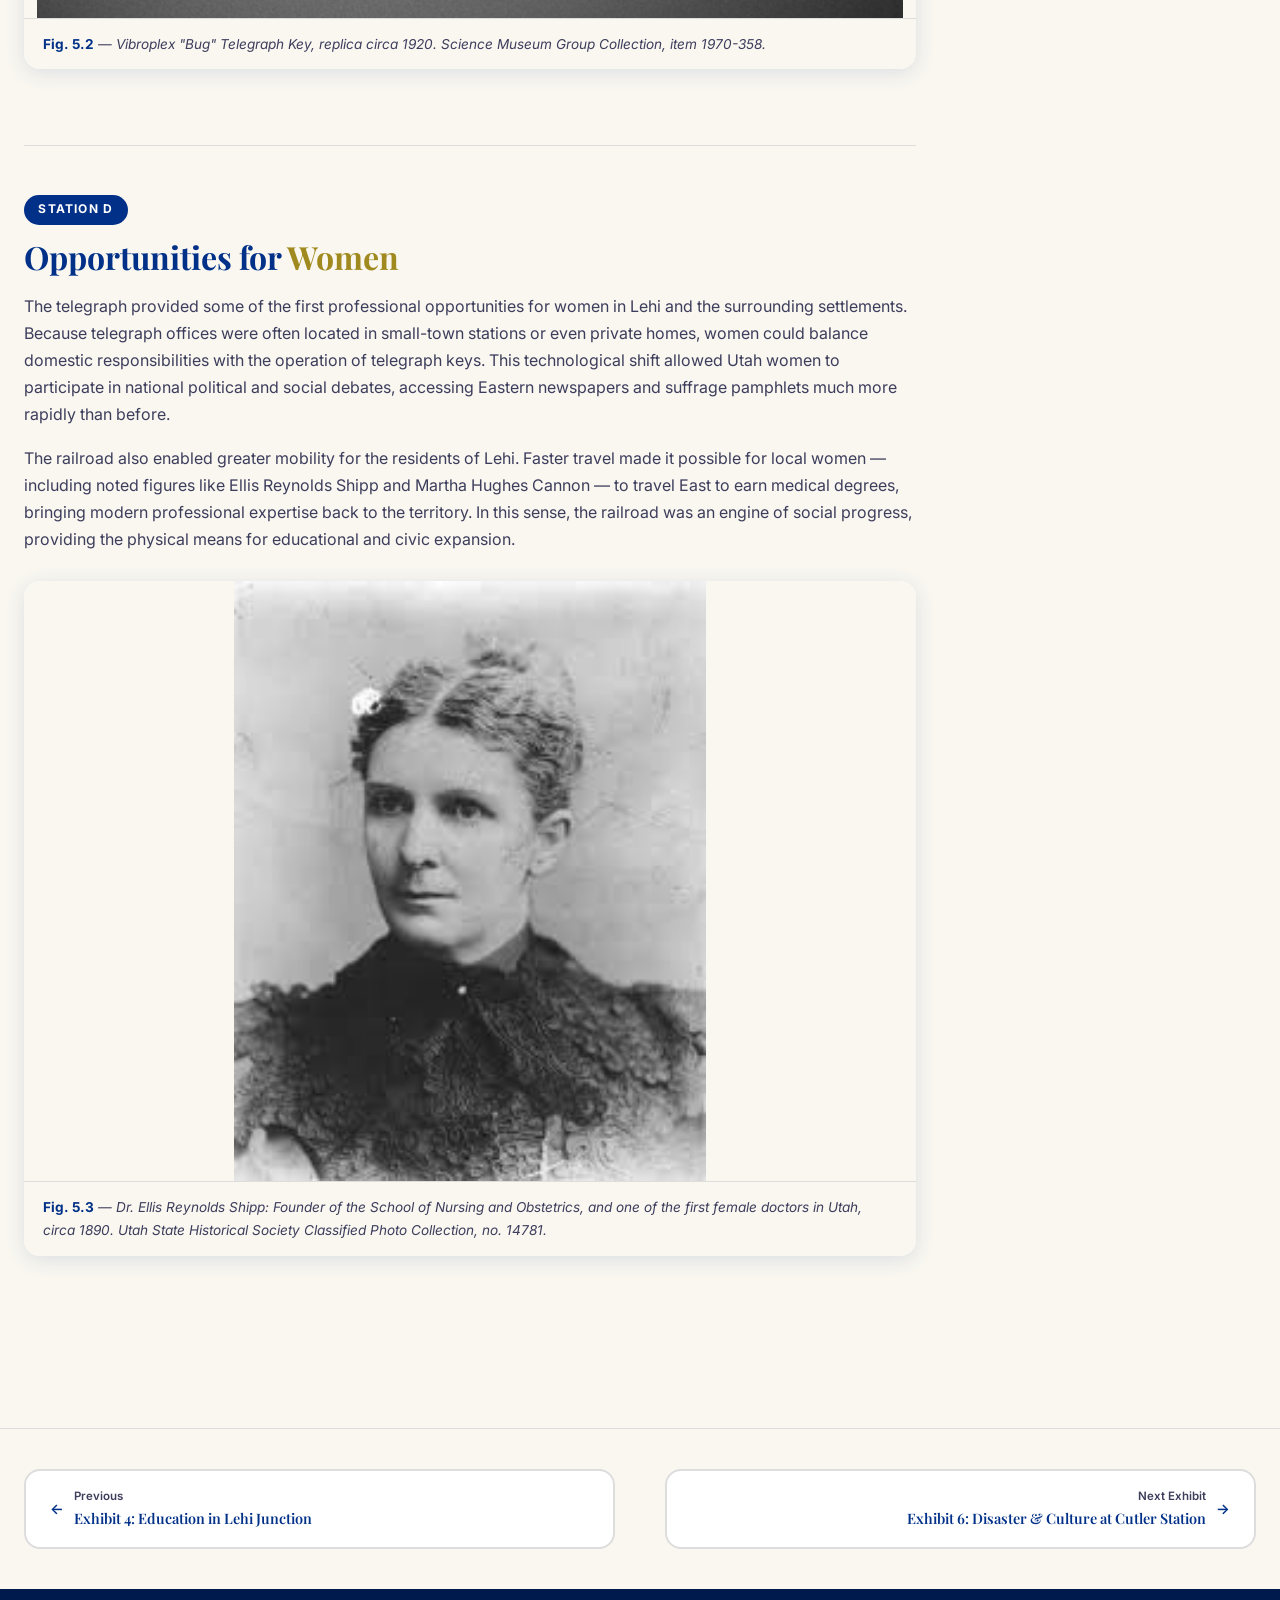
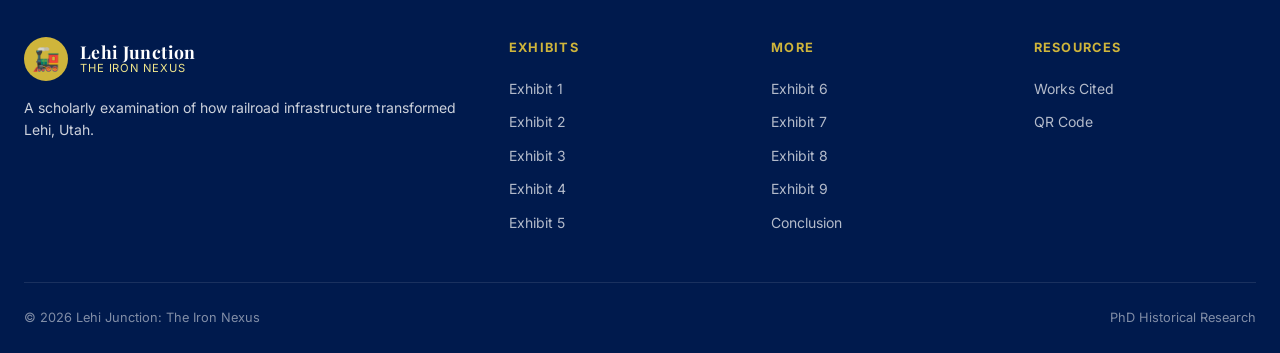
<file: exhibit5.html>
<!DOCTYPE html>
<html lang="en">
<head>
  <meta charset="UTF-8" /><meta name="viewport" content="width=device-width, initial-scale=1.0" />
  <meta name="description" content="Exhibit 5: Lehi Station and the Tintic Mining District (1881) — The Salt Lake and Western Railroad, the telegraph, and opportunities for women." />
  <title>Exhibit 5: Lehi Station & Tintic Mining District (1881) | Lehi Junction: The Iron Nexus</title>
  <link rel="preconnect" href="https://fonts.googleapis.com" /><link rel="preconnect" href="https://fonts.gstatic.com" crossorigin />
  <link href="https://fonts.googleapis.com/css2?family=Playfair+Display:ital,wght@0,400;0,700;1,400&family=Inter:wght@400;500;600;700&display=swap" rel="stylesheet" />
  <link rel="stylesheet" href="css/styles.css" />
</head>
<body>
  <a class="skip-link" href="#main-content">Skip to main content</a>
  <header id="site-header" role="banner"><div class="header-inner"><a href="index.html" class="site-logo" aria-label="Iron Nexus Home"><div class="logo-icon">🚂</div><div class="logo-text"><span class="logo-title">Lehi Junction</span><span class="logo-sub">The Iron Nexus</span></div></a><button class="menu-toggle" aria-label="Toggle navigation" aria-expanded="false">☰</button><nav id="primary-nav" class="primary-nav" aria-label="Primary navigation"><a href="index.html">Home</a><div class="nav-dropdown"><a href="index.html#exhibits" aria-haspopup="true">Exhibits</a><ul class="dropdown-menu" role="menu"><li><a href="exhibit1.html">Exhibit 1 <span class="exhibit-year">1872</span></a></li><li><a href="exhibit2.html">Exhibit 2 <span class="exhibit-year">Economic</span></a></li><li><a href="exhibit3.html">Exhibit 3 <span class="exhibit-year">1872 Rails</span></a></li><li><a href="exhibit4.html">Exhibit 4 <span class="exhibit-year">1875</span></a></li><li><a href="exhibit5.html">Exhibit 5 <span class="exhibit-year">1881</span></a></li><li><a href="exhibit6.html">Exhibit 6 <span class="exhibit-year">1884</span></a></li><li><a href="exhibit7.html">Exhibit 7 <span class="exhibit-year">1894</span></a></li><li><a href="exhibit8.html">Exhibit 8 <span class="exhibit-year">1900</span></a></li><li><a href="exhibit9.html">Exhibit 9 <span class="exhibit-year">1922</span></a></li></ul></div><a href="conclusion.html">Conclusion</a><a href="works-cited.html">Works Cited</a><a href="index.html#qr-section">QR Code</a></nav></div></header>

  <div class="page-banner">
    <div class="banner-eyebrow">Exhibit 5 · 1881</div>
    <h1>Lehi Station &amp; the <span>Tintic Mining District</span></h1>
    <p>The Salt Lake &amp; Western Railroad, Lehi as a borderland, the telegraph revolution, and new opportunities for women</p>
  </div>
  <nav class="breadcrumb" aria-label="Breadcrumb"><ol><li><a href="index.html">Home</a></li><li><a href="index.html#exhibits">Exhibits</a></li><li><span aria-current="page">Exhibit 5: Lehi Station &amp; Tintic Mining District (1881)</span></li></ol></nav>

  <main id="main-content">
    <div class="exhibit-layout">
      <article class="exhibit-content">

        <section class="station" id="station-a">
          <span class="station-label">Station A</span>
          <h2>Salt Lake &amp; Western Railroad <span>Incorporated</span></h2>
          <p>On <strong>May 30, 1881</strong>, the Salt Lake and Western Railroad was incorporated to directly connect Lehi with the booming Tintic Mining District, marking a major shift from general rail access to targeted industrial transport. This line was specifically designed to move ore, supplies, and materials between the mines and the main rail network, reinforcing Lehi's central role as a key transfer point.<sup><a href="works-cited.html#fn50">[50]</a></sup></p>
          <p>The incorporation reflects how mining demands were driving railroad expansion across Utah at the time. Ultimately, Lehi Junction became a branching point westward from the main line in 1882, when the Western track was constructed, finally uniting the Tintic Mining District with Lehi.</p>
          <figure class="exhibit-figure">
            <img src="images/Abounded_main_Utah_railway.jpg" alt="Salt Lake and Western Railroad — abandoned main Utah railway" />
            <figcaption><strong>Fig. 5.1</strong> — The Salt Lake and Western Railroad line. <em>Emil Albrecht / UtahRails.net Photo Collection.</em></figcaption>
          </figure>
        </section>

        <section class="station" id="station-b">
          <span class="station-label">Station B</span>
          <h2>Lehi as a <span>Borderland</span></h2>
          <p>Lehi Junction was more than a place where tracks crossed; it was a "borderland" where two distinct worlds met.<sup><a href="works-cited.html#fn51">[51]</a></sup> To the east lay the quiet, orderly farm towns of the Utah Valley, built on a foundation of shared faith and hard-won irrigation. To the west lay the Tintic Mining District — a rugged, industrial frontier of silver, smoke, and global trade.<sup><a href="works-cited.html#fn52">[52]</a></sup></p>
          <p>The Salt Lake and Western Railway, which branched off at this very spot, served as the literal bridge between these two disparate societies.<sup><a href="works-cited.html#fn53">[53]</a></sup> As the trains hauled thousands of tons of silver ore eastward, they returned with new people: immigrant laborers from China, Ireland, and Italy who brought diverse languages and customs to the once-isolated valley.<sup><a href="works-cited.html#fn54">[54]</a></sup></p>
          <div class="pull-quote">Lehi Junction was the portal through which the modern, industrial world entered our community, forever changing the quiet character of the pioneer village.</div>
        </section>

        <section class="station" id="station-c">
          <span class="station-label">Station C</span>
          <h2>The Telegraph: <span>Lehi's First Internet</span></h2>
          <p>The impact of the railroad on rural towns extended far beyond the movement of physical goods. It provided the first high-speed data network in the form of the telegraph.<sup><a href="works-cited.html#fn56">[56]</a></sup> The telegraph office, typically located within the railroad depot, shattered the isolation of the Utah Territory.<sup><a href="works-cited.html#fn57">[57]</a></sup> News that once took months to reach the valley via wagon or ship now arrived in seconds.</p>
          <p>The Lehi Depot, built around 1873, was the nerve center of this connectivity.<sup><a href="works-cited.html#fn58">[58]</a></sup> As a two-story structure of board-and-batten construction, it served as a telegraph office, a freight warehouse, and even a community dance hall.<sup><a href="works-cited.html#fn59">[59]</a></sup> The stationmaster became a pivotal figure in the community, acting as the gatekeeper for both local commerce and national information.<sup><a href="works-cited.html#fn60">[60]</a></sup></p>
          <div class="pull-quote">Think of the depot as Lehi's first social media — where the clack-clack of the telegraph key was the sound of the world talking.</div>
          <figure class="exhibit-figure">
            <img src="images/Telegraph_key.jpg" alt="Replica telegraph key" />
            <figcaption><strong>Fig. 5.2</strong> — Vibroplex "Bug" Telegraph Key, replica circa 1920. <em>Science Museum Group Collection, item 1970-358.</em></figcaption>
          </figure>
        </section>

        <section class="station" id="station-d">
          <span class="station-label">Station D</span>
          <h2>Opportunities for <span>Women</span></h2>
          <p>The telegraph provided some of the first professional opportunities for women in Lehi and the surrounding settlements. Because telegraph offices were often located in small-town stations or even private homes, women could balance domestic responsibilities with the operation of telegraph keys. This technological shift allowed Utah women to participate in national political and social debates, accessing Eastern newspapers and suffrage pamphlets much more rapidly than before.</p>
          <p>The railroad also enabled greater mobility for the residents of Lehi. Faster travel made it possible for local women — including noted figures like Ellis Reynolds Shipp and Martha Hughes Cannon — to travel East to earn medical degrees, bringing modern professional expertise back to the territory. In this sense, the railroad was an engine of social progress, providing the physical means for educational and civic expansion.</p>
          <figure class="exhibit-figure">
            <img src="images/Ellis_Reynolds_Shipp.jpg" alt="Portrait of Dr. Ellis Reynolds Shipp" />
            <figcaption><strong>Fig. 5.3</strong> — Dr. Ellis Reynolds Shipp: Founder of the School of Nursing and Obstetrics, and one of the first female doctors in Utah, circa 1890. <em>Utah State Historical Society Classified Photo Collection, no. 14781.</em></figcaption>
          </figure>
        </section>

      </article>

      <aside class="exhibit-sidebar" aria-label="Exhibit navigation">
        <div class="sidebar-card"><h4>All Exhibits</h4><ul class="sidebar-nav-list"><li><a href="exhibit1.html">Exhibit 1 — Origins <span class="s-year">1872</span></a></li><li><a href="exhibit2.html">Exhibit 2 — Economic <span class="s-year">Prosperity</span></a></li><li><a href="exhibit3.html">Exhibit 3 — Connecting Rails <span class="s-year">1872</span></a></li><li><a href="exhibit4.html">Exhibit 4 — Education <span class="s-year">1875</span></a></li><li><a href="exhibit5.html" class="current">Exhibit 5 — Tintic Mining <span class="s-year">1881</span></a></li><li><a href="exhibit6.html">Exhibit 6 — Cutler Station <span class="s-year">1884</span></a></li><li><a href="exhibit7.html">Exhibit 7 — Mercur <span class="s-year">1894</span></a></li><li><a href="exhibit8.html">Exhibit 8 — Sugar Era <span class="s-year">1900</span></a></li><li><a href="exhibit9.html">Exhibit 9 — Decline <span class="s-year">1922</span></a></li><li><a href="conclusion.html">Conclusion</a></li></ul></div>
        <div class="sidebar-card"><h4>Stations in This Exhibit</h4><ul class="sidebar-nav-list"><li><a href="#station-a">Station A — SL&amp;W Incorporated</a></li><li><a href="#station-b">Station B — Lehi as Borderland</a></li><li><a href="#station-c">Station C — The Telegraph</a></li><li><a href="#station-d">Station D — Opportunities for Women</a></li></ul></div>
        <div class="sidebar-card" style="background:var(--blue-primary);color:#fff;"><h4 style="color:var(--gold-primary);border-color:var(--gold-primary);">Key Fact</h4><p style="font-size:0.875rem;color:rgba(255,255,255,0.9);">The Lehi Depot served simultaneously as a telegraph office, freight warehouse, and community dance hall — the true heart of the Junction.</p></div>
      </aside>
    </div>

    <nav class="exhibit-pagination" aria-label="Exhibit navigation">
      <a href="exhibit4.html" class="prev"><span>←</span><span><span class="pag-label">Previous</span><span class="pag-title">Exhibit 4: Education in Lehi Junction</span></span></a>
      <a href="exhibit6.html" class="next"><span><span class="pag-label">Next Exhibit</span><span class="pag-title">Exhibit 6: Disaster &amp; Culture at Cutler Station</span></span><span>→</span></a>
    </nav>
  </main>

  <footer id="site-footer" role="contentinfo"><div class="footer-inner"><div class="footer-grid"><div class="footer-brand"><a href="index.html" class="site-logo"><div class="logo-icon">🚂</div><div class="logo-text"><span class="logo-title">Lehi Junction</span><span class="logo-sub">The Iron Nexus</span></div></a><p>A scholarly examination of how railroad infrastructure transformed Lehi, Utah.</p></div><div class="footer-col"><h5>Exhibits</h5><ul><li><a href="exhibit1.html">Exhibit 1</a></li><li><a href="exhibit2.html">Exhibit 2</a></li><li><a href="exhibit3.html">Exhibit 3</a></li><li><a href="exhibit4.html">Exhibit 4</a></li><li><a href="exhibit5.html">Exhibit 5</a></li></ul></div><div class="footer-col"><h5>More</h5><ul><li><a href="exhibit6.html">Exhibit 6</a></li><li><a href="exhibit7.html">Exhibit 7</a></li><li><a href="exhibit8.html">Exhibit 8</a></li><li><a href="exhibit9.html">Exhibit 9</a></li><li><a href="conclusion.html">Conclusion</a></li></ul></div><div class="footer-col"><h5>Resources</h5><ul><li><a href="works-cited.html">Works Cited</a></li><li><a href="index.html#qr-section">QR Code</a></li></ul></div></div><div class="footer-bottom"><span>&copy; 2026 Lehi Junction: The Iron Nexus</span><span>PhD Historical Research</span></div></div></footer>
  <script src="js/main.js"></script>
</body>
</html>
</file>
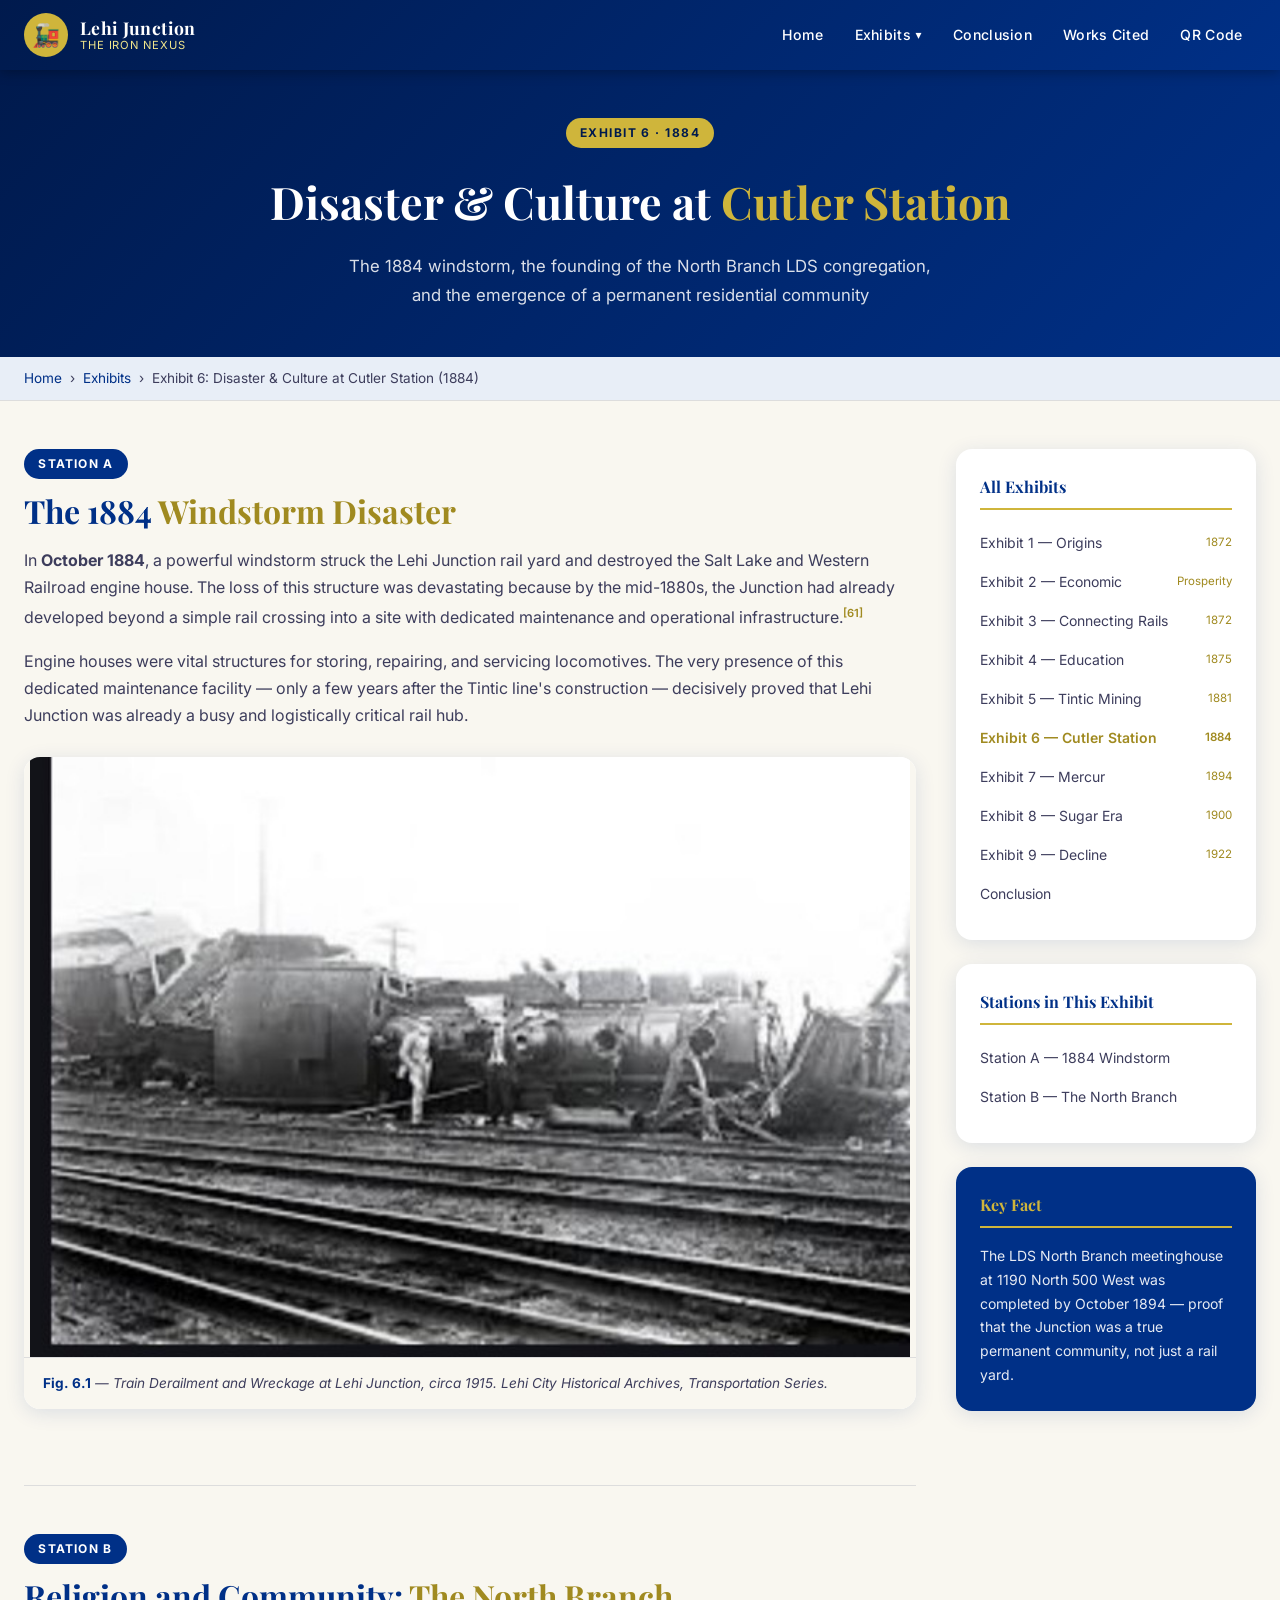
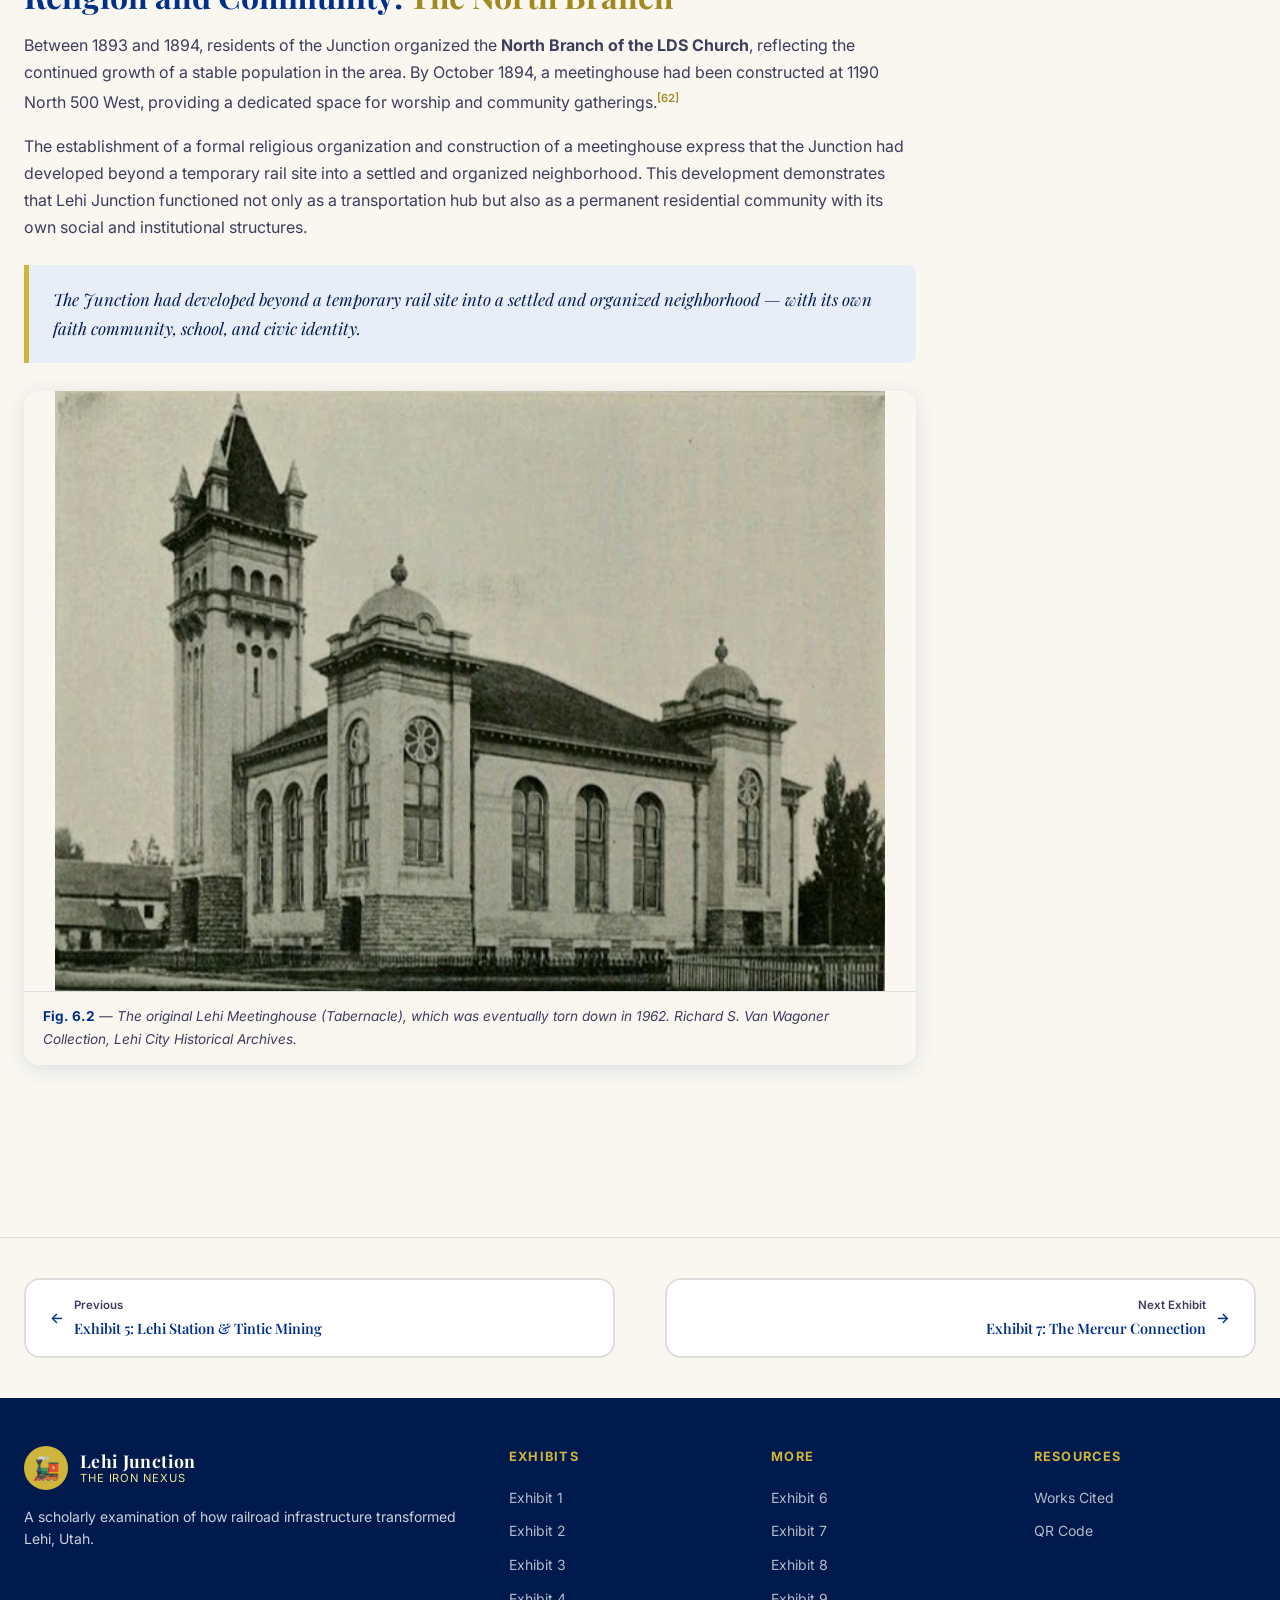
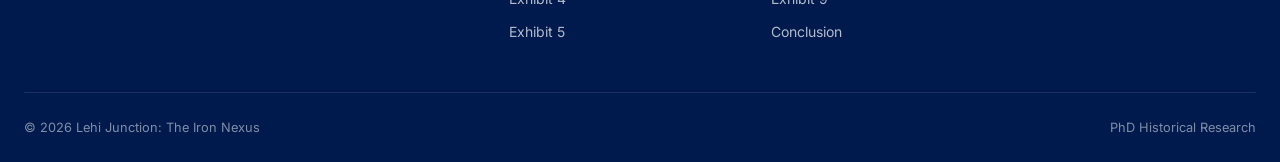
<file: exhibit6.html>
<!DOCTYPE html>
<html lang="en">
<head>
  <meta charset="UTF-8" /><meta name="viewport" content="width=device-width, initial-scale=1.0" />
  <meta name="description" content="Exhibit 6: Disaster and Culture at Cutler Station (1884) — The 1884 windstorm, the North Branch LDS congregation, and the growth of a permanent community." />
  <title>Exhibit 6: Disaster & Culture at Cutler Station (1884) | Lehi Junction: The Iron Nexus</title>
  <link rel="preconnect" href="https://fonts.googleapis.com" /><link rel="preconnect" href="https://fonts.gstatic.com" crossorigin />
  <link href="https://fonts.googleapis.com/css2?family=Playfair+Display:ital,wght@0,400;0,700;1,400&family=Inter:wght@400;500;600;700&display=swap" rel="stylesheet" />
  <link rel="stylesheet" href="css/styles.css" />
</head>
<body>
  <a class="skip-link" href="#main-content">Skip to main content</a>
  <header id="site-header" role="banner"><div class="header-inner"><a href="index.html" class="site-logo" aria-label="Iron Nexus Home"><div class="logo-icon">🚂</div><div class="logo-text"><span class="logo-title">Lehi Junction</span><span class="logo-sub">The Iron Nexus</span></div></a><button class="menu-toggle" aria-label="Toggle navigation" aria-expanded="false">☰</button><nav id="primary-nav" class="primary-nav" aria-label="Primary navigation"><a href="index.html">Home</a><div class="nav-dropdown"><a href="index.html#exhibits" aria-haspopup="true">Exhibits</a><ul class="dropdown-menu" role="menu"><li><a href="exhibit1.html">Exhibit 1 <span class="exhibit-year">1872</span></a></li><li><a href="exhibit2.html">Exhibit 2 <span class="exhibit-year">Economic</span></a></li><li><a href="exhibit3.html">Exhibit 3 <span class="exhibit-year">1872 Rails</span></a></li><li><a href="exhibit4.html">Exhibit 4 <span class="exhibit-year">1875</span></a></li><li><a href="exhibit5.html">Exhibit 5 <span class="exhibit-year">1881</span></a></li><li><a href="exhibit6.html">Exhibit 6 <span class="exhibit-year">1884</span></a></li><li><a href="exhibit7.html">Exhibit 7 <span class="exhibit-year">1894</span></a></li><li><a href="exhibit8.html">Exhibit 8 <span class="exhibit-year">1900</span></a></li><li><a href="exhibit9.html">Exhibit 9 <span class="exhibit-year">1922</span></a></li></ul></div><a href="conclusion.html">Conclusion</a><a href="works-cited.html">Works Cited</a><a href="index.html#qr-section">QR Code</a></nav></div></header>

  <div class="page-banner">
    <div class="banner-eyebrow">Exhibit 6 · 1884</div>
    <h1>Disaster &amp; Culture at <span>Cutler Station</span></h1>
    <p>The 1884 windstorm, the founding of the North Branch LDS congregation, and the emergence of a permanent residential community</p>
  </div>
  <nav class="breadcrumb" aria-label="Breadcrumb"><ol><li><a href="index.html">Home</a></li><li><a href="index.html#exhibits">Exhibits</a></li><li><span aria-current="page">Exhibit 6: Disaster &amp; Culture at Cutler Station (1884)</span></li></ol></nav>

  <main id="main-content">
    <div class="exhibit-layout">
      <article class="exhibit-content">

        <section class="station" id="station-a">
          <span class="station-label">Station A</span>
          <h2>The 1884 <span>Windstorm Disaster</span></h2>
          <p>In <strong>October 1884</strong>, a powerful windstorm struck the Lehi Junction rail yard and destroyed the Salt Lake and Western Railroad engine house. The loss of this structure was devastating because by the mid-1880s, the Junction had already developed beyond a simple rail crossing into a site with dedicated maintenance and operational infrastructure.<sup><a href="works-cited.html#fn61">[61]</a></sup></p>
          <p>Engine houses were vital structures for storing, repairing, and servicing locomotives. The very presence of this dedicated maintenance facility — only a few years after the Tintic line's construction — decisively proved that Lehi Junction was already a busy and logistically critical rail hub.</p>
          <figure class="exhibit-figure">
            <img src="images/Screenshot_20260416_161005_Keep Notes.jpg" alt="Photo of a railroad disaster at Lehi Junction" />
            <figcaption><strong>Fig. 6.1</strong> — Train Derailment and Wreckage at Lehi Junction, circa 1915. <em>Lehi City Historical Archives, Transportation Series.</em></figcaption>
          </figure>
        </section>

        <section class="station" id="station-b">
          <span class="station-label">Station B</span>
          <h2>Religion and Community: <span>The North Branch</span></h2>
          <p>Between 1893 and 1894, residents of the Junction organized the <strong>North Branch of the LDS Church</strong>, reflecting the continued growth of a stable population in the area. By October 1894, a meetinghouse had been constructed at 1190 North 500 West, providing a dedicated space for worship and community gatherings.<sup><a href="works-cited.html#fn62">[62]</a></sup></p>
          <p>The establishment of a formal religious organization and construction of a meetinghouse express that the Junction had developed beyond a temporary rail site into a settled and organized neighborhood. This development demonstrates that Lehi Junction functioned not only as a transportation hub but also as a permanent residential community with its own social and institutional structures.</p>
          <div class="pull-quote">The Junction had developed beyond a temporary rail site into a settled and organized neighborhood — with its own faith community, school, and civic identity.</div>
          <figure class="exhibit-figure">
            <img src="images/Lehi_Tabernacle.jpg" alt="The original Lehi Meetinghouse" />
            <figcaption><strong>Fig. 6.2</strong> — The original Lehi Meetinghouse (Tabernacle), which was eventually torn down in 1962. <em>Richard S. Van Wagoner Collection, Lehi City Historical Archives.</em></figcaption>
          </figure>
        </section>

      </article>

      <aside class="exhibit-sidebar" aria-label="Exhibit navigation">
        <div class="sidebar-card"><h4>All Exhibits</h4><ul class="sidebar-nav-list"><li><a href="exhibit1.html">Exhibit 1 — Origins <span class="s-year">1872</span></a></li><li><a href="exhibit2.html">Exhibit 2 — Economic <span class="s-year">Prosperity</span></a></li><li><a href="exhibit3.html">Exhibit 3 — Connecting Rails <span class="s-year">1872</span></a></li><li><a href="exhibit4.html">Exhibit 4 — Education <span class="s-year">1875</span></a></li><li><a href="exhibit5.html">Exhibit 5 — Tintic Mining <span class="s-year">1881</span></a></li><li><a href="exhibit6.html" class="current">Exhibit 6 — Cutler Station <span class="s-year">1884</span></a></li><li><a href="exhibit7.html">Exhibit 7 — Mercur <span class="s-year">1894</span></a></li><li><a href="exhibit8.html">Exhibit 8 — Sugar Era <span class="s-year">1900</span></a></li><li><a href="exhibit9.html">Exhibit 9 — Decline <span class="s-year">1922</span></a></li><li><a href="conclusion.html">Conclusion</a></li></ul></div>
        <div class="sidebar-card"><h4>Stations in This Exhibit</h4><ul class="sidebar-nav-list"><li><a href="#station-a">Station A — 1884 Windstorm</a></li><li><a href="#station-b">Station B — The North Branch</a></li></ul></div>
        <div class="sidebar-card" style="background:var(--blue-primary);color:#fff;"><h4 style="color:var(--gold-primary);border-color:var(--gold-primary);">Key Fact</h4><p style="font-size:0.875rem;color:rgba(255,255,255,0.9);">The LDS North Branch meetinghouse at 1190 North 500 West was completed by October 1894 — proof that the Junction was a true permanent community, not just a rail yard.</p></div>
      </aside>
    </div>

    <nav class="exhibit-pagination" aria-label="Exhibit navigation">
      <a href="exhibit5.html" class="prev"><span>←</span><span><span class="pag-label">Previous</span><span class="pag-title">Exhibit 5: Lehi Station &amp; Tintic Mining</span></span></a>
      <a href="exhibit7.html" class="next"><span><span class="pag-label">Next Exhibit</span><span class="pag-title">Exhibit 7: The Mercur Connection</span></span><span>→</span></a>
    </nav>
  </main>

  <footer id="site-footer" role="contentinfo"><div class="footer-inner"><div class="footer-grid"><div class="footer-brand"><a href="index.html" class="site-logo"><div class="logo-icon">🚂</div><div class="logo-text"><span class="logo-title">Lehi Junction</span><span class="logo-sub">The Iron Nexus</span></div></a><p>A scholarly examination of how railroad infrastructure transformed Lehi, Utah.</p></div><div class="footer-col"><h5>Exhibits</h5><ul><li><a href="exhibit1.html">Exhibit 1</a></li><li><a href="exhibit2.html">Exhibit 2</a></li><li><a href="exhibit3.html">Exhibit 3</a></li><li><a href="exhibit4.html">Exhibit 4</a></li><li><a href="exhibit5.html">Exhibit 5</a></li></ul></div><div class="footer-col"><h5>More</h5><ul><li><a href="exhibit6.html">Exhibit 6</a></li><li><a href="exhibit7.html">Exhibit 7</a></li><li><a href="exhibit8.html">Exhibit 8</a></li><li><a href="exhibit9.html">Exhibit 9</a></li><li><a href="conclusion.html">Conclusion</a></li></ul></div><div class="footer-col"><h5>Resources</h5><ul><li><a href="works-cited.html">Works Cited</a></li><li><a href="index.html#qr-section">QR Code</a></li></ul></div></div><div class="footer-bottom"><span>&copy; 2026 Lehi Junction: The Iron Nexus</span><span>PhD Historical Research</span></div></div></footer>
  <script src="js/main.js"></script>
</body>
</html>
</file>
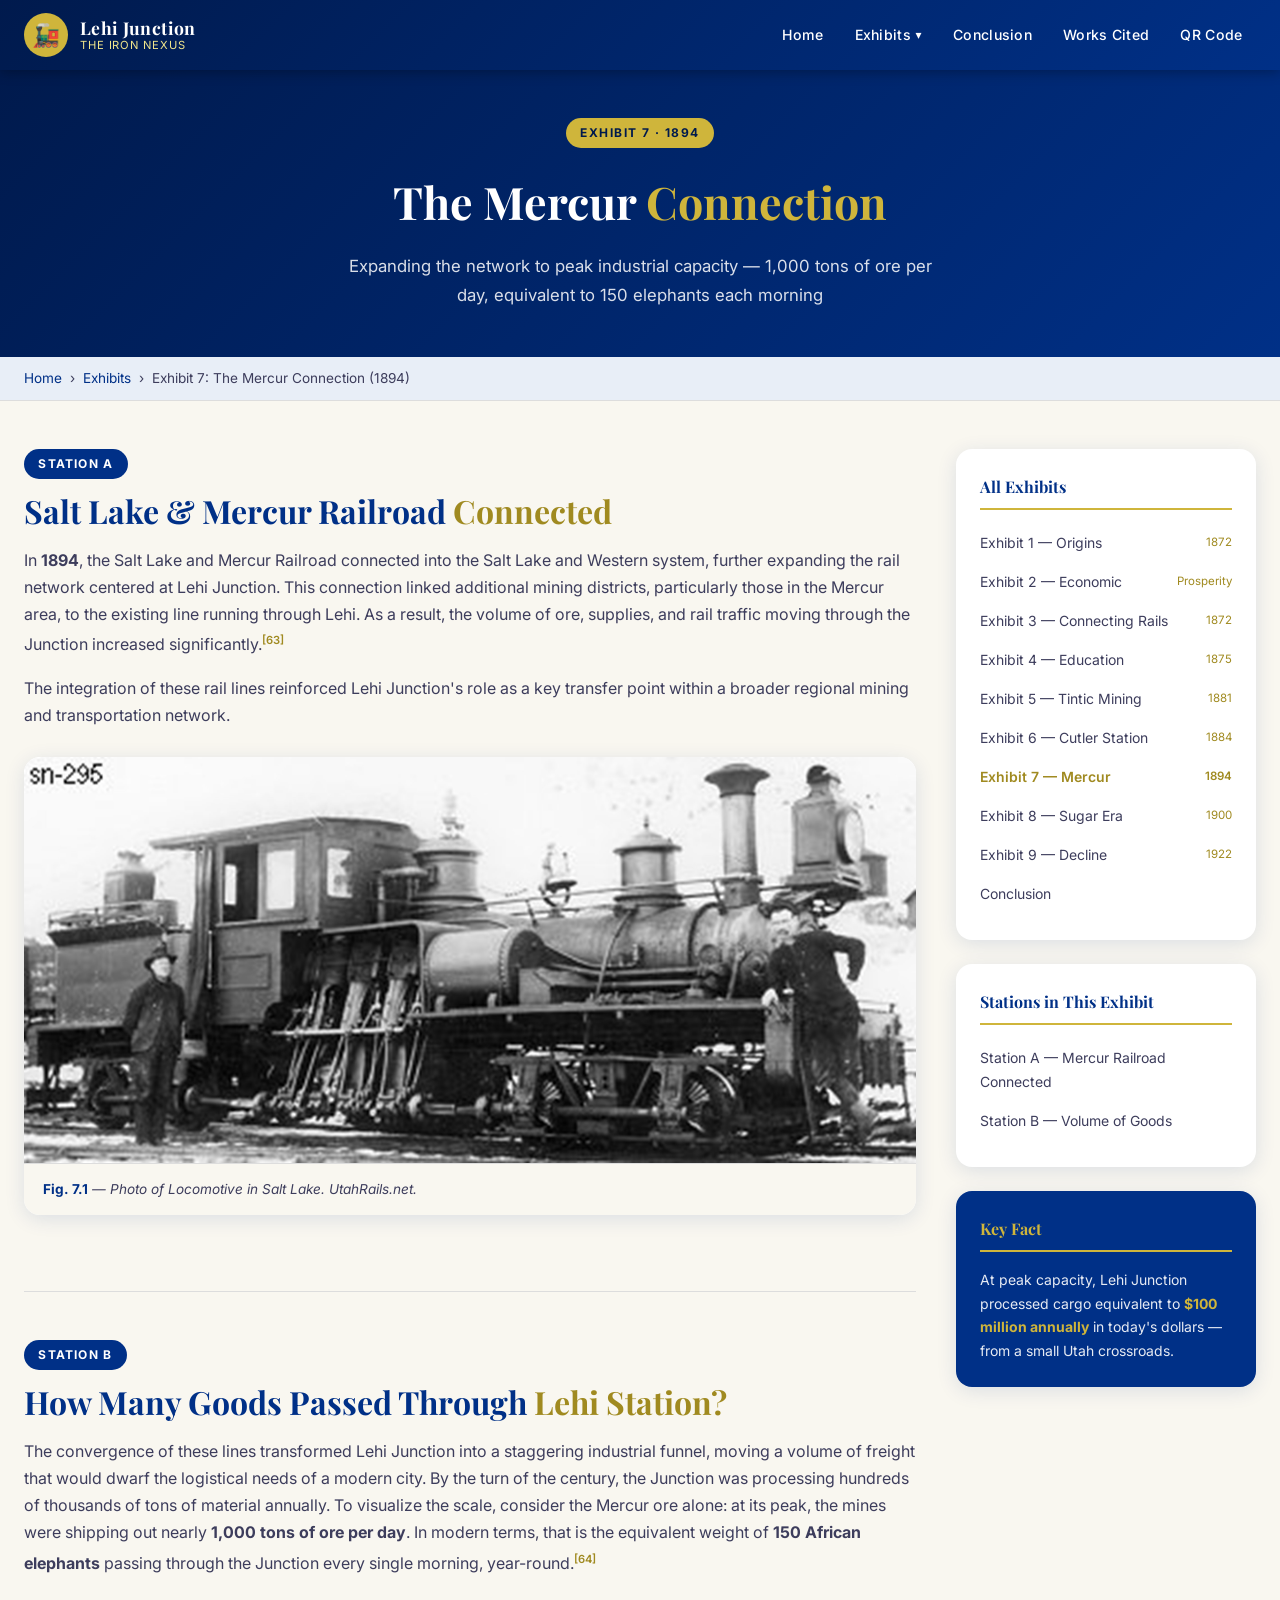
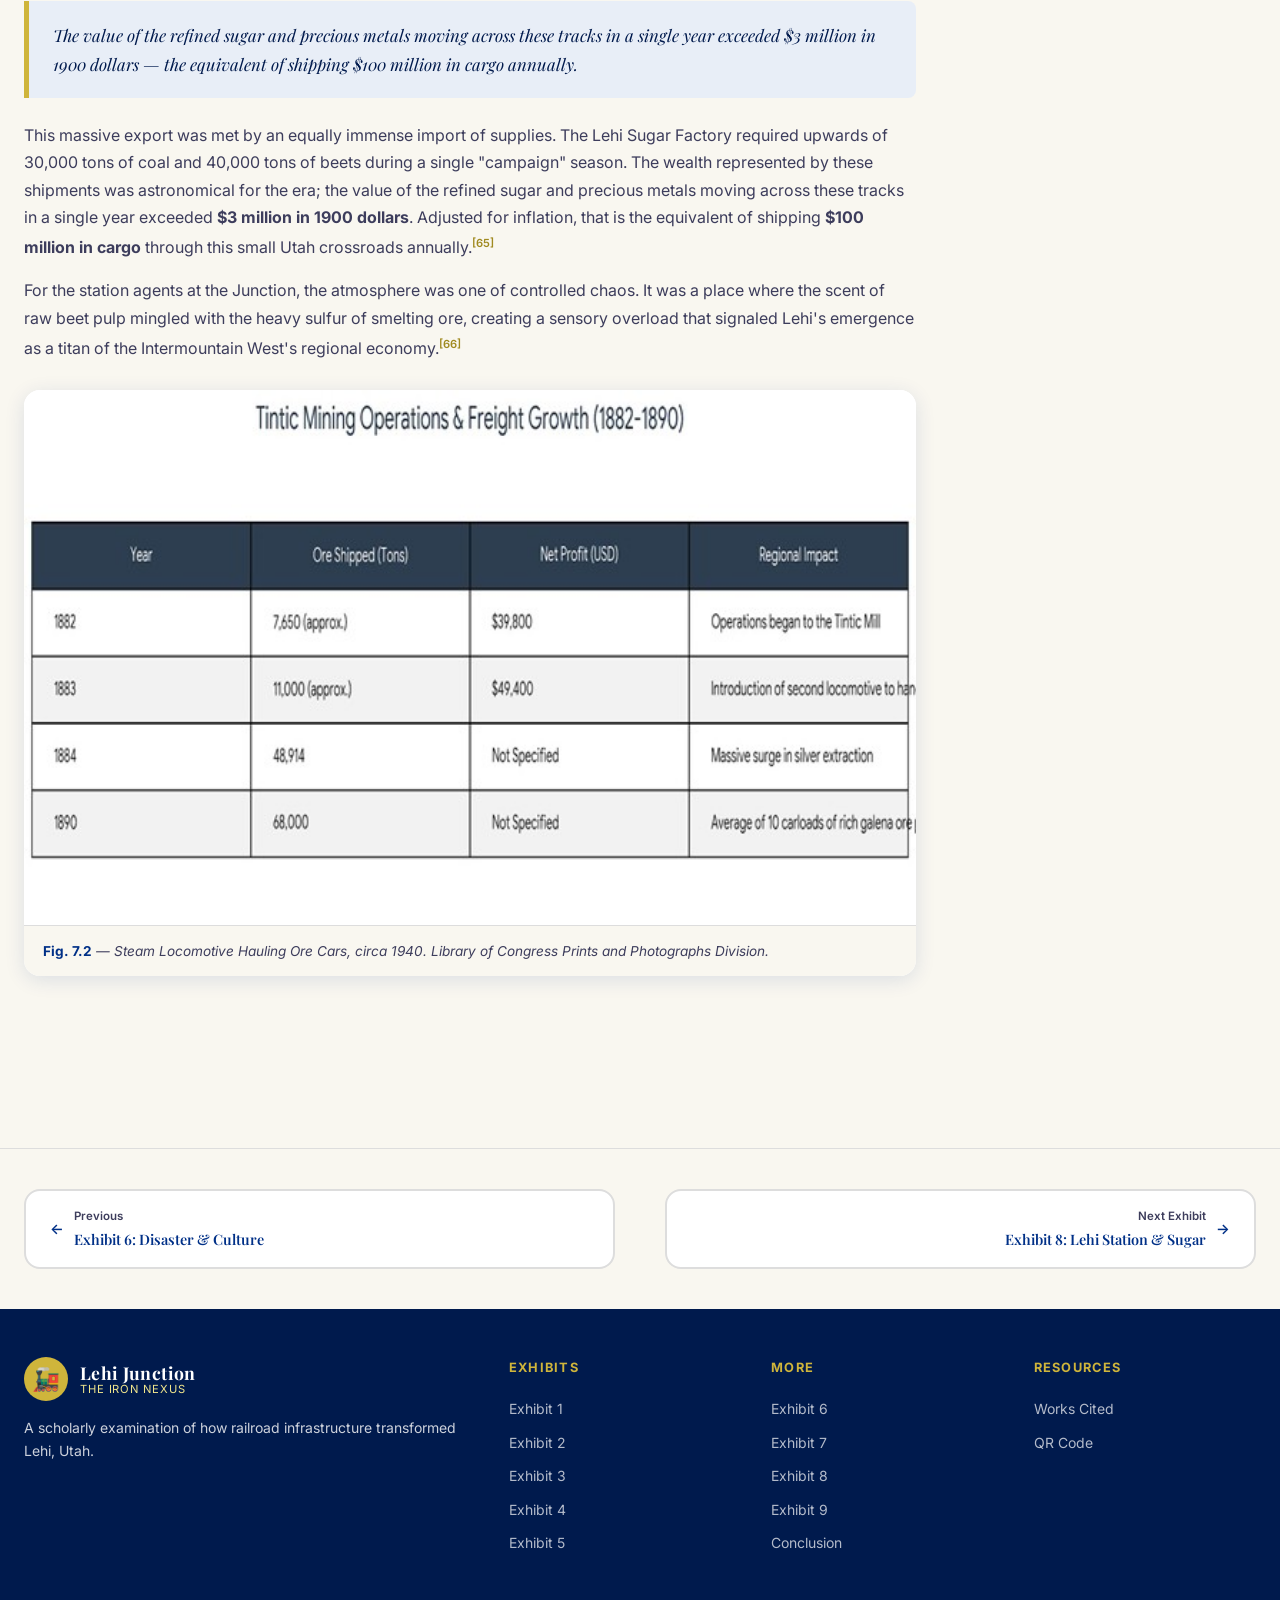
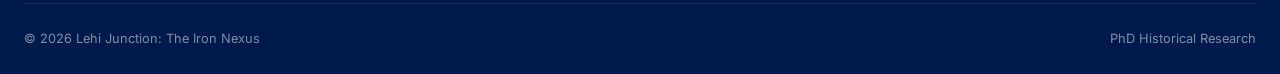
<file: exhibit7.html>
<!DOCTYPE html>
<html lang="en">
<head>
  <meta charset="UTF-8" /><meta name="viewport" content="width=device-width, initial-scale=1.0" />
  <meta name="description" content="Exhibit 7: The Mercur Connection (1894) — The Salt Lake &amp; Mercur Railroad expands the network, turning Lehi Junction into an industrial funnel processing 1,000 tons of ore per day." />
  <title>Exhibit 7: The Mercur Connection (1894) | Lehi Junction: The Iron Nexus</title>
  <link rel="preconnect" href="https://fonts.googleapis.com" /><link rel="preconnect" href="https://fonts.gstatic.com" crossorigin />
  <link href="https://fonts.googleapis.com/css2?family=Playfair+Display:ital,wght@0,400;0,700;1,400&family=Inter:wght@400;500;600;700&display=swap" rel="stylesheet" />
  <link rel="stylesheet" href="css/styles.css" />
</head>
<body>
  <a class="skip-link" href="#main-content">Skip to main content</a>
  <header id="site-header" role="banner"><div class="header-inner"><a href="index.html" class="site-logo" aria-label="Iron Nexus Home"><div class="logo-icon">🚂</div><div class="logo-text"><span class="logo-title">Lehi Junction</span><span class="logo-sub">The Iron Nexus</span></div></a><button class="menu-toggle" aria-label="Toggle navigation" aria-expanded="false">☰</button><nav id="primary-nav" class="primary-nav" aria-label="Primary navigation"><a href="index.html">Home</a><div class="nav-dropdown"><a href="index.html#exhibits" aria-haspopup="true">Exhibits</a><ul class="dropdown-menu" role="menu"><li><a href="exhibit1.html">Exhibit 1 <span class="exhibit-year">1872</span></a></li><li><a href="exhibit2.html">Exhibit 2 <span class="exhibit-year">Economic</span></a></li><li><a href="exhibit3.html">Exhibit 3 <span class="exhibit-year">1872 Rails</span></a></li><li><a href="exhibit4.html">Exhibit 4 <span class="exhibit-year">1875</span></a></li><li><a href="exhibit5.html">Exhibit 5 <span class="exhibit-year">1881</span></a></li><li><a href="exhibit6.html">Exhibit 6 <span class="exhibit-year">1884</span></a></li><li><a href="exhibit7.html">Exhibit 7 <span class="exhibit-year">1894</span></a></li><li><a href="exhibit8.html">Exhibit 8 <span class="exhibit-year">1900</span></a></li><li><a href="exhibit9.html">Exhibit 9 <span class="exhibit-year">1922</span></a></li></ul></div><a href="conclusion.html">Conclusion</a><a href="works-cited.html">Works Cited</a><a href="index.html#qr-section">QR Code</a></nav></div></header>

  <div class="page-banner">
    <div class="banner-eyebrow">Exhibit 7 · 1894</div>
    <h1>The Mercur <span>Connection</span></h1>
    <p>Expanding the network to peak industrial capacity — 1,000 tons of ore per day, equivalent to 150 elephants each morning</p>
  </div>
  <nav class="breadcrumb" aria-label="Breadcrumb"><ol><li><a href="index.html">Home</a></li><li><a href="index.html#exhibits">Exhibits</a></li><li><span aria-current="page">Exhibit 7: The Mercur Connection (1894)</span></li></ol></nav>

  <main id="main-content">
    <div class="exhibit-layout">
      <article class="exhibit-content">

        <section class="station" id="station-a">
          <span class="station-label">Station A</span>
          <h2>Salt Lake &amp; Mercur Railroad <span>Connected</span></h2>
          <p>In <strong>1894</strong>, the Salt Lake and Mercur Railroad connected into the Salt Lake and Western system, further expanding the rail network centered at Lehi Junction. This connection linked additional mining districts, particularly those in the Mercur area, to the existing line running through Lehi. As a result, the volume of ore, supplies, and rail traffic moving through the Junction increased significantly.<sup><a href="works-cited.html#fn63">[63]</a></sup></p>
          <p>The integration of these rail lines reinforced Lehi Junction's role as a key transfer point within a broader regional mining and transportation network.</p>
          <figure class="exhibit-figure">
            <img src="images/Picture5_cn-0295.jpg" alt="Locomotive in Salt Lake City" />
            <figcaption><strong>Fig. 7.1</strong> — Photo of Locomotive in Salt Lake. <em>UtahRails.net.</em></figcaption>
          </figure>
        </section>

        <section class="station" id="station-b">
          <span class="station-label">Station B</span>
          <h2>How Many Goods Passed Through <span>Lehi Station?</span></h2>
          <p>The convergence of these lines transformed Lehi Junction into a staggering industrial funnel, moving a volume of freight that would dwarf the logistical needs of a modern city. By the turn of the century, the Junction was processing hundreds of thousands of tons of material annually. To visualize the scale, consider the Mercur ore alone: at its peak, the mines were shipping out nearly <strong>1,000 tons of ore per day</strong>. In modern terms, that is the equivalent weight of <strong>150 African elephants</strong> passing through the Junction every single morning, year-round.<sup><a href="works-cited.html#fn64">[64]</a></sup></p>
          <div class="pull-quote">The value of the refined sugar and precious metals moving across these tracks in a single year exceeded $3 million in 1900 dollars — the equivalent of shipping $100 million in cargo annually.</div>
          <p>This massive export was met by an equally immense import of supplies. The Lehi Sugar Factory required upwards of 30,000 tons of coal and 40,000 tons of beets during a single "campaign" season. The wealth represented by these shipments was astronomical for the era; the value of the refined sugar and precious metals moving across these tracks in a single year exceeded <strong>$3 million in 1900 dollars</strong>. Adjusted for inflation, that is the equivalent of shipping <strong>$100 million in cargo</strong> through this small Utah crossroads annually.<sup><a href="works-cited.html#fn65">[65]</a></sup></p>
          <p>For the station agents at the Junction, the atmosphere was one of controlled chaos. It was a place where the scent of raw beet pulp mingled with the heavy sulfur of smelting ore, creating a sensory overload that signaled Lehi's emergence as a titan of the Intermountain West's regional economy.<sup><a href="works-cited.html#fn66">[66]</a></sup></p>
          <figure class="exhibit-figure">
            <img src="images/Picture25.jpg" alt="Ore train at Lehi Junction" />
            <figcaption><strong>Fig. 7.2</strong> — Steam Locomotive Hauling Ore Cars, circa 1940. <em>Library of Congress Prints and Photographs Division.</em></figcaption>
          </figure>
        </section>

      </article>

      <aside class="exhibit-sidebar" aria-label="Exhibit navigation">
        <div class="sidebar-card"><h4>All Exhibits</h4><ul class="sidebar-nav-list"><li><a href="exhibit1.html">Exhibit 1 — Origins <span class="s-year">1872</span></a></li><li><a href="exhibit2.html">Exhibit 2 — Economic <span class="s-year">Prosperity</span></a></li><li><a href="exhibit3.html">Exhibit 3 — Connecting Rails <span class="s-year">1872</span></a></li><li><a href="exhibit4.html">Exhibit 4 — Education <span class="s-year">1875</span></a></li><li><a href="exhibit5.html">Exhibit 5 — Tintic Mining <span class="s-year">1881</span></a></li><li><a href="exhibit6.html">Exhibit 6 — Cutler Station <span class="s-year">1884</span></a></li><li><a href="exhibit7.html" class="current">Exhibit 7 — Mercur <span class="s-year">1894</span></a></li><li><a href="exhibit8.html">Exhibit 8 — Sugar Era <span class="s-year">1900</span></a></li><li><a href="exhibit9.html">Exhibit 9 — Decline <span class="s-year">1922</span></a></li><li><a href="conclusion.html">Conclusion</a></li></ul></div>
        <div class="sidebar-card"><h4>Stations in This Exhibit</h4><ul class="sidebar-nav-list"><li><a href="#station-a">Station A — Mercur Railroad Connected</a></li><li><a href="#station-b">Station B — Volume of Goods</a></li></ul></div>
        <div class="sidebar-card" style="background:var(--blue-primary);color:#fff;"><h4 style="color:var(--gold-primary);border-color:var(--gold-primary);">Key Fact</h4><p style="font-size:0.875rem;color:rgba(255,255,255,0.9);">At peak capacity, Lehi Junction processed cargo equivalent to <strong style="color:var(--gold-primary);">$100 million annually</strong> in today's dollars — from a small Utah crossroads.</p></div>
      </aside>
    </div>

    <nav class="exhibit-pagination" aria-label="Exhibit navigation">
      <a href="exhibit6.html" class="prev"><span>←</span><span><span class="pag-label">Previous</span><span class="pag-title">Exhibit 6: Disaster &amp; Culture</span></span></a>
      <a href="exhibit8.html" class="next"><span><span class="pag-label">Next Exhibit</span><span class="pag-title">Exhibit 8: Lehi Station &amp; Sugar</span></span><span>→</span></a>
    </nav>
  </main>

  <footer id="site-footer" role="contentinfo"><div class="footer-inner"><div class="footer-grid"><div class="footer-brand"><a href="index.html" class="site-logo"><div class="logo-icon">🚂</div><div class="logo-text"><span class="logo-title">Lehi Junction</span><span class="logo-sub">The Iron Nexus</span></div></a><p>A scholarly examination of how railroad infrastructure transformed Lehi, Utah.</p></div><div class="footer-col"><h5>Exhibits</h5><ul><li><a href="exhibit1.html">Exhibit 1</a></li><li><a href="exhibit2.html">Exhibit 2</a></li><li><a href="exhibit3.html">Exhibit 3</a></li><li><a href="exhibit4.html">Exhibit 4</a></li><li><a href="exhibit5.html">Exhibit 5</a></li></ul></div><div class="footer-col"><h5>More</h5><ul><li><a href="exhibit6.html">Exhibit 6</a></li><li><a href="exhibit7.html">Exhibit 7</a></li><li><a href="exhibit8.html">Exhibit 8</a></li><li><a href="exhibit9.html">Exhibit 9</a></li><li><a href="conclusion.html">Conclusion</a></li></ul></div><div class="footer-col"><h5>Resources</h5><ul><li><a href="works-cited.html">Works Cited</a></li><li><a href="index.html#qr-section">QR Code</a></li></ul></div></div><div class="footer-bottom"><span>&copy; 2026 Lehi Junction: The Iron Nexus</span><span>PhD Historical Research</span></div></div></footer>
  <script src="js/main.js"></script>
</body>
</html>
</file>
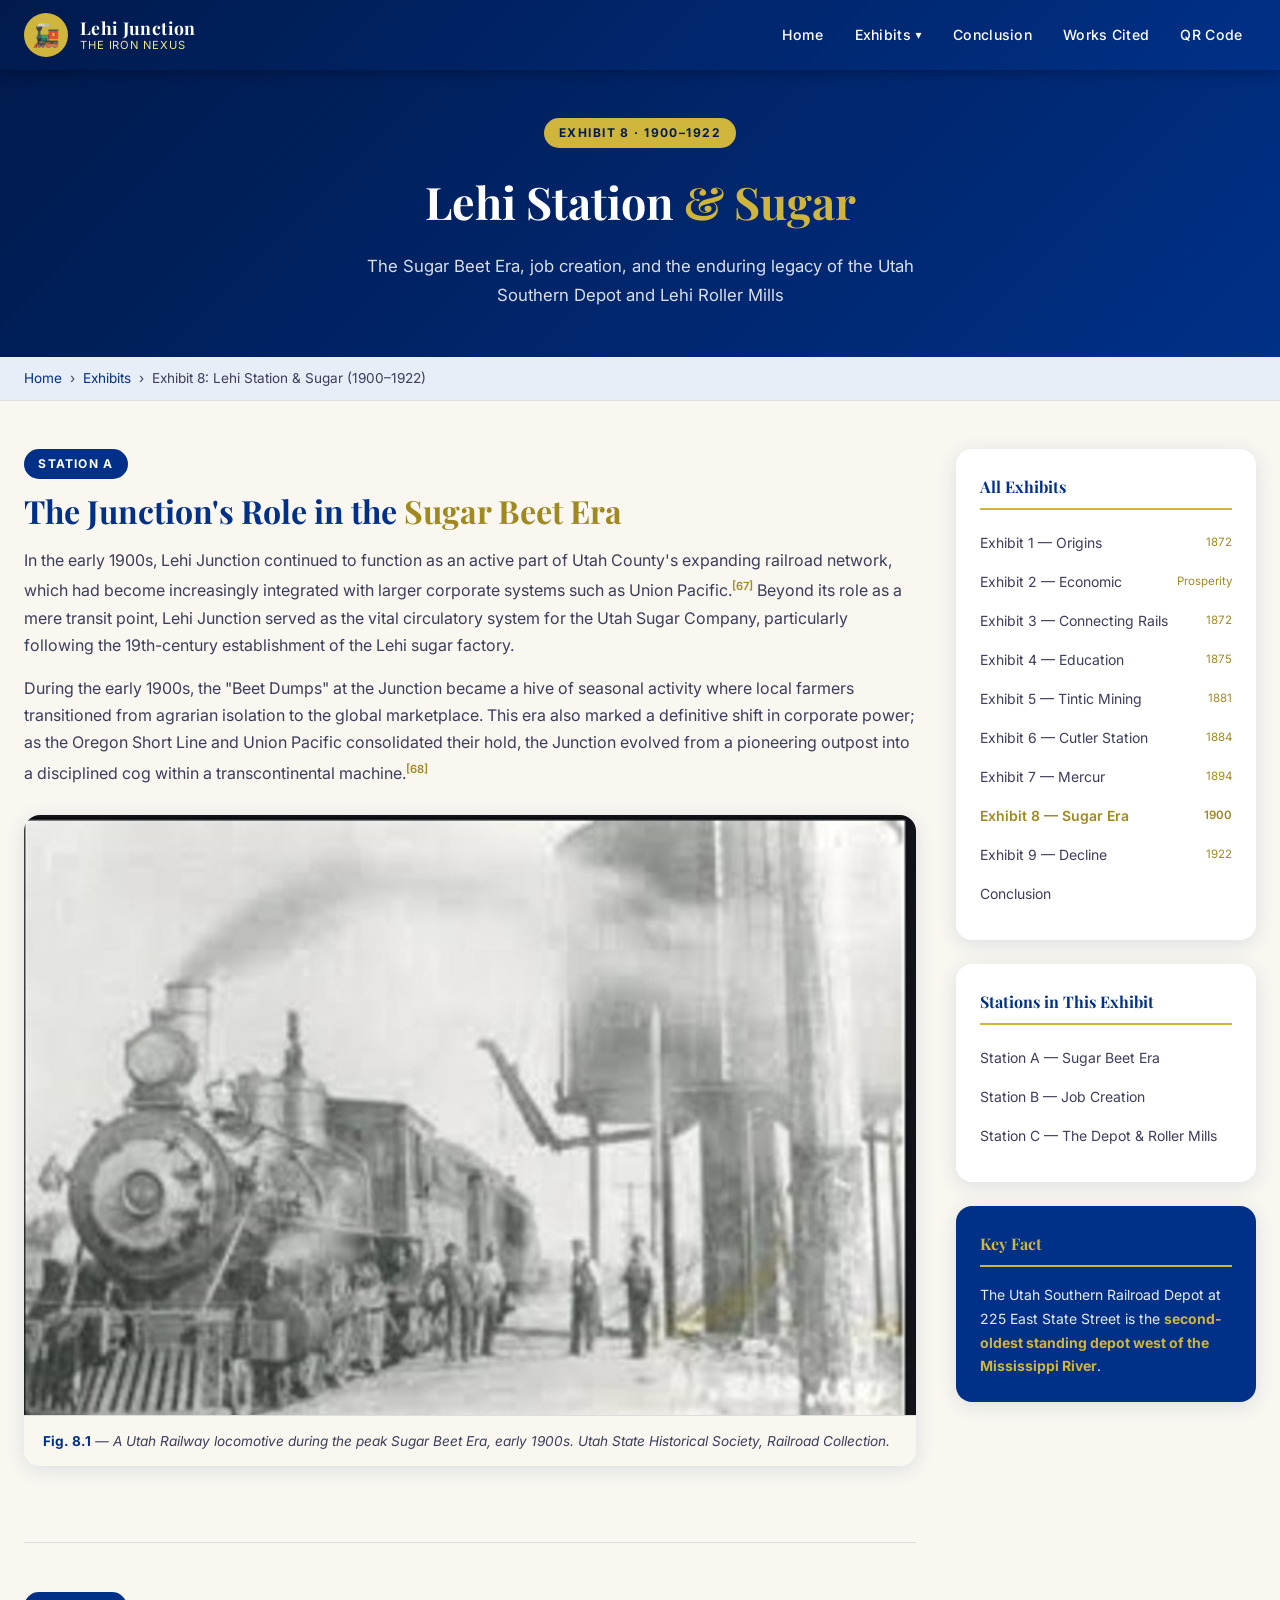
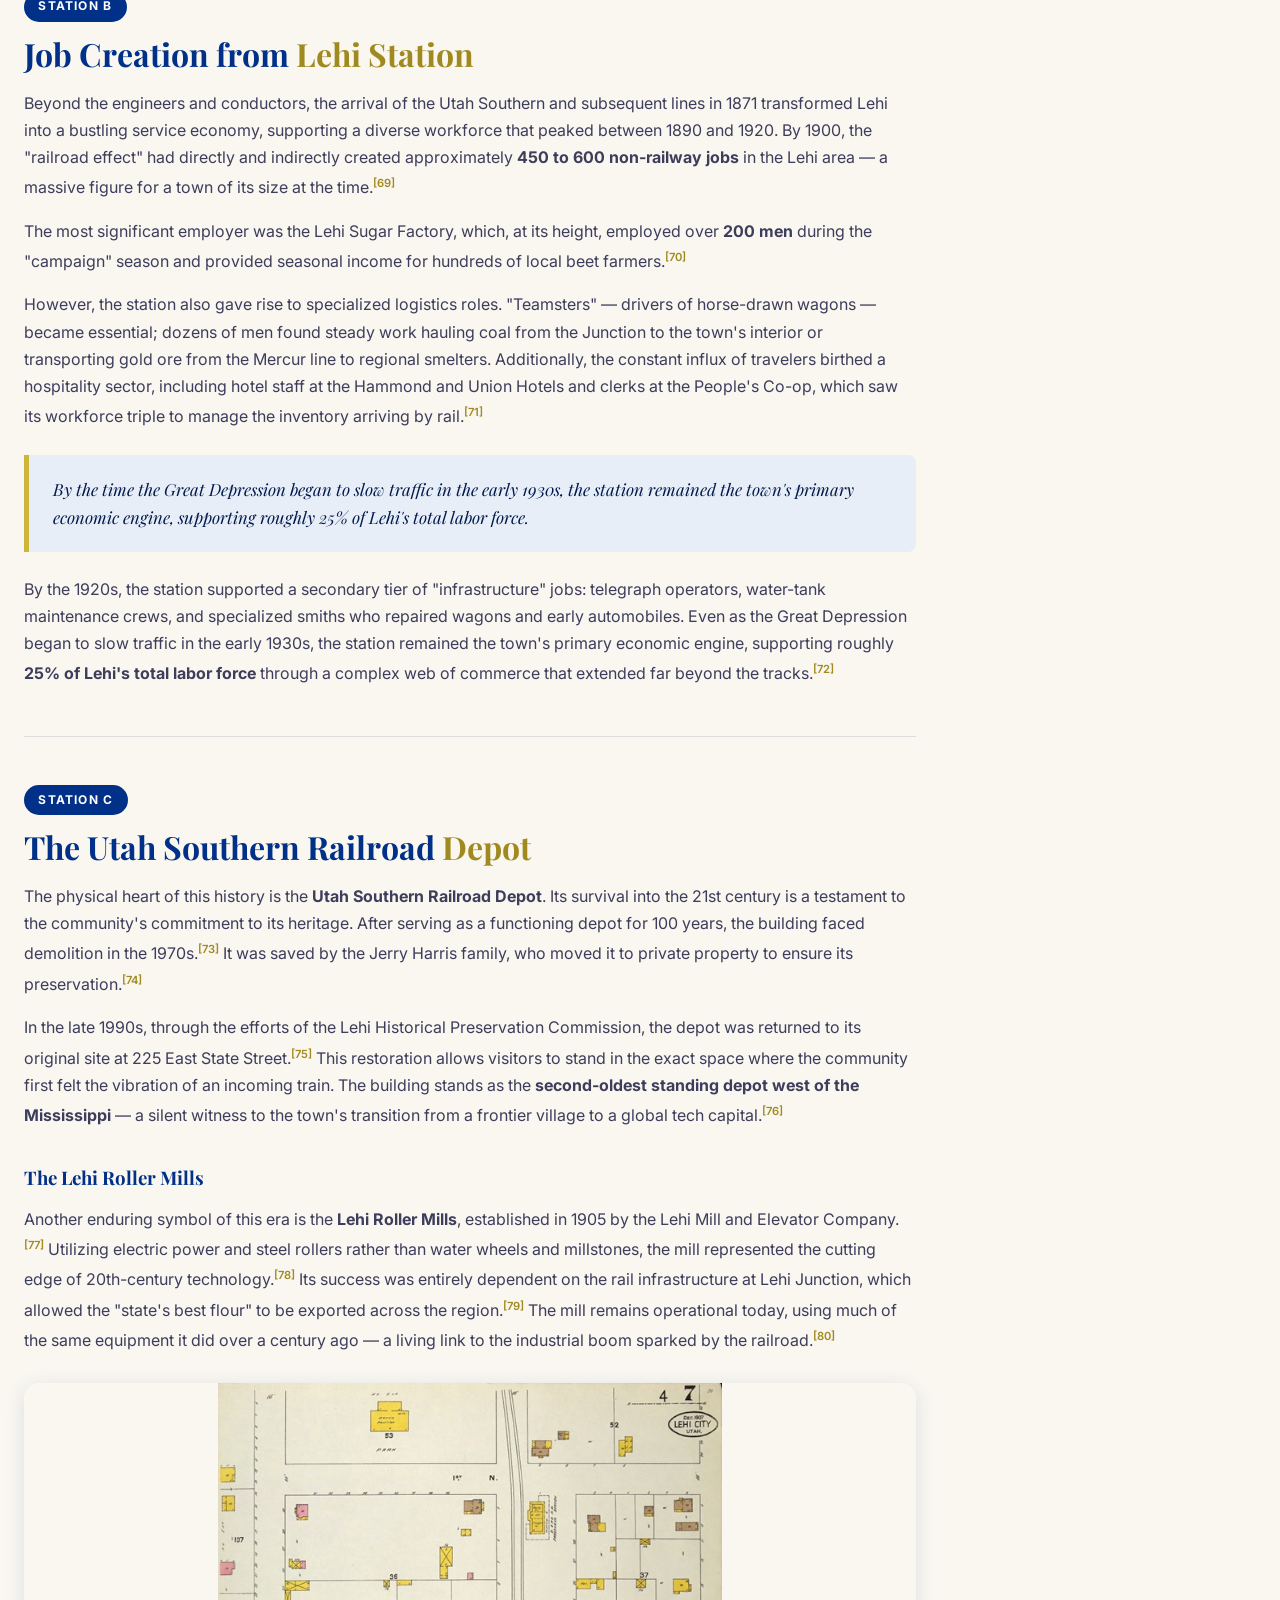
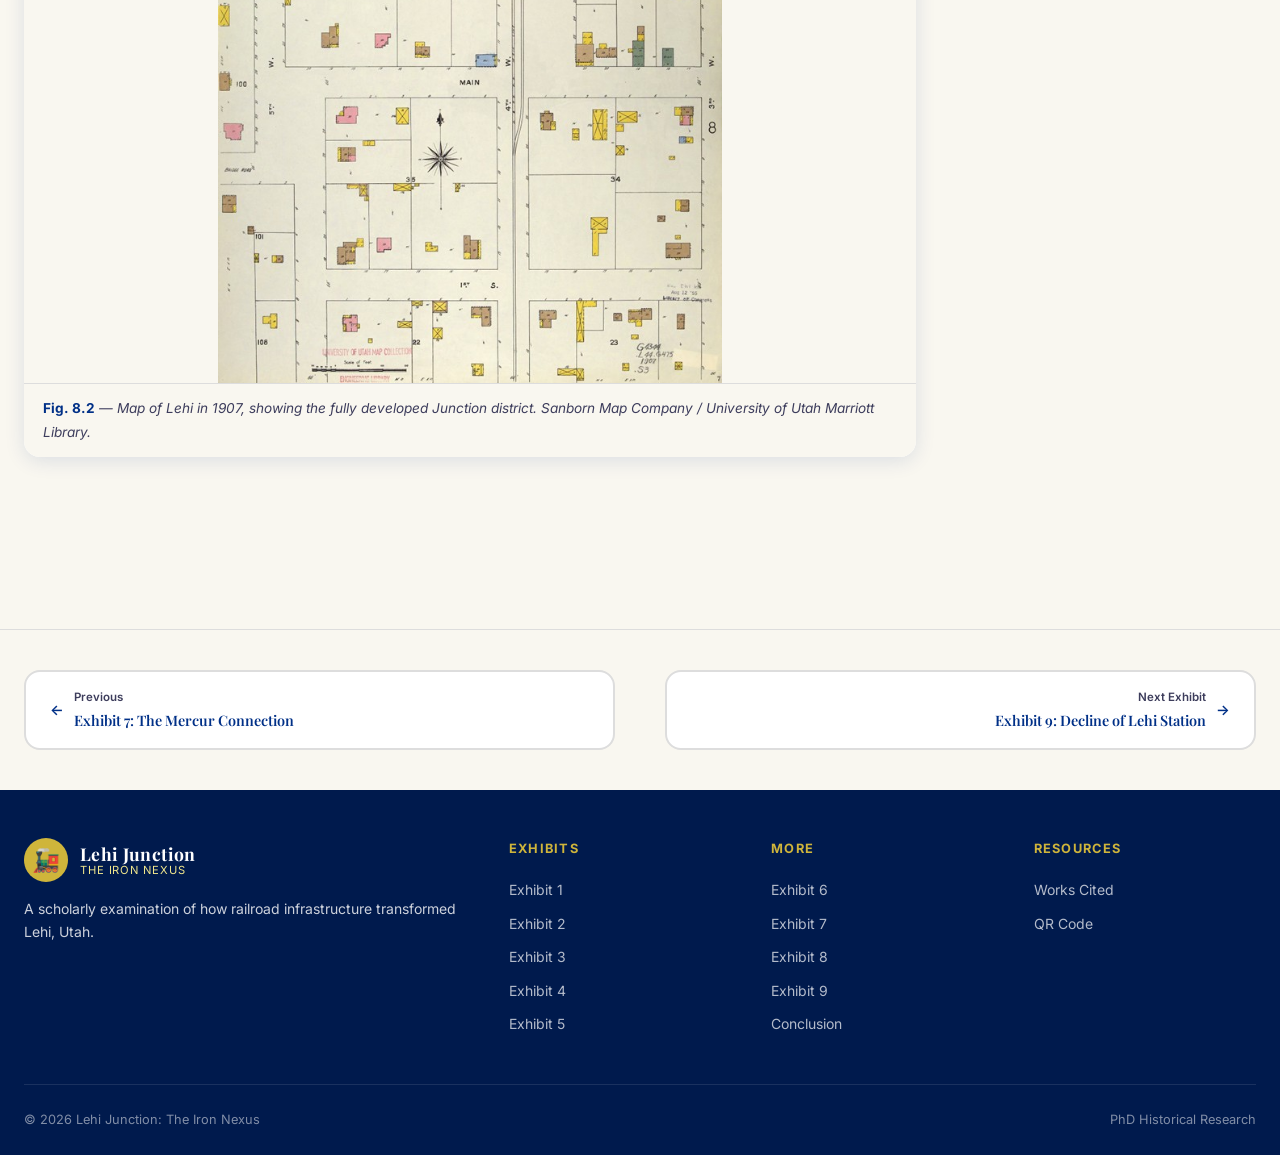
<file: exhibit8.html>
<!DOCTYPE html>
<html lang="en">
<head>
  <meta charset="UTF-8" /><meta name="viewport" content="width=device-width, initial-scale=1.0" />
  <meta name="description" content="Exhibit 8: Lehi Station and Sugar (1900–1922) — The Sugar Beet Era, job creation, the Utah Southern Depot, and the Lehi Roller Mills." />
  <title>Exhibit 8: Lehi Station & Sugar (1900–1922) | Lehi Junction: The Iron Nexus</title>
  <link rel="preconnect" href="https://fonts.googleapis.com" /><link rel="preconnect" href="https://fonts.gstatic.com" crossorigin />
  <link href="https://fonts.googleapis.com/css2?family=Playfair+Display:ital,wght@0,400;0,700;1,400&family=Inter:wght@400;500;600;700&display=swap" rel="stylesheet" />
  <link rel="stylesheet" href="css/styles.css" />
</head>
<body>
  <a class="skip-link" href="#main-content">Skip to main content</a>
  <header id="site-header" role="banner"><div class="header-inner"><a href="index.html" class="site-logo" aria-label="Iron Nexus Home"><div class="logo-icon">🚂</div><div class="logo-text"><span class="logo-title">Lehi Junction</span><span class="logo-sub">The Iron Nexus</span></div></a><button class="menu-toggle" aria-label="Toggle navigation" aria-expanded="false">☰</button><nav id="primary-nav" class="primary-nav" aria-label="Primary navigation"><a href="index.html">Home</a><div class="nav-dropdown"><a href="index.html#exhibits" aria-haspopup="true">Exhibits</a><ul class="dropdown-menu" role="menu"><li><a href="exhibit1.html">Exhibit 1 <span class="exhibit-year">1872</span></a></li><li><a href="exhibit2.html">Exhibit 2 <span class="exhibit-year">Economic</span></a></li><li><a href="exhibit3.html">Exhibit 3 <span class="exhibit-year">1872 Rails</span></a></li><li><a href="exhibit4.html">Exhibit 4 <span class="exhibit-year">1875</span></a></li><li><a href="exhibit5.html">Exhibit 5 <span class="exhibit-year">1881</span></a></li><li><a href="exhibit6.html">Exhibit 6 <span class="exhibit-year">1884</span></a></li><li><a href="exhibit7.html">Exhibit 7 <span class="exhibit-year">1894</span></a></li><li><a href="exhibit8.html">Exhibit 8 <span class="exhibit-year">1900</span></a></li><li><a href="exhibit9.html">Exhibit 9 <span class="exhibit-year">1922</span></a></li></ul></div><a href="conclusion.html">Conclusion</a><a href="works-cited.html">Works Cited</a><a href="index.html#qr-section">QR Code</a></nav></div></header>

  <div class="page-banner">
    <div class="banner-eyebrow">Exhibit 8 · 1900–1922</div>
    <h1>Lehi Station <span>&amp; Sugar</span></h1>
    <p>The Sugar Beet Era, job creation, and the enduring legacy of the Utah Southern Depot and Lehi Roller Mills</p>
  </div>
  <nav class="breadcrumb" aria-label="Breadcrumb"><ol><li><a href="index.html">Home</a></li><li><a href="index.html#exhibits">Exhibits</a></li><li><span aria-current="page">Exhibit 8: Lehi Station &amp; Sugar (1900–1922)</span></li></ol></nav>

  <main id="main-content">
    <div class="exhibit-layout">
      <article class="exhibit-content">

        <section class="station" id="station-a">
          <span class="station-label">Station A</span>
          <h2>The Junction's Role in the <span>Sugar Beet Era</span></h2>
          <p>In the early 1900s, Lehi Junction continued to function as an active part of Utah County's expanding railroad network, which had become increasingly integrated with larger corporate systems such as Union Pacific.<sup><a href="works-cited.html#fn67">[67]</a></sup> Beyond its role as a mere transit point, Lehi Junction served as the vital circulatory system for the Utah Sugar Company, particularly following the 19th-century establishment of the Lehi sugar factory.</p>
          <p>During the early 1900s, the "Beet Dumps" at the Junction became a hive of seasonal activity where local farmers transitioned from agrarian isolation to the global marketplace. This era also marked a definitive shift in corporate power; as the Oregon Short Line and Union Pacific consolidated their hold, the Junction evolved from a pioneering outpost into a disciplined cog within a transcontinental machine.<sup><a href="works-cited.html#fn68">[68]</a></sup></p>
          <figure class="exhibit-figure">
            <img src="images/Screenshot_20260416_161008_Keep Notes.jpg" alt="A Utah Railway in the early 1900s" />
            <figcaption><strong>Fig. 8.1</strong> — A Utah Railway locomotive during the peak Sugar Beet Era, early 1900s. <em>Utah State Historical Society, Railroad Collection.</em></figcaption>
          </figure>
        </section>

        <section class="station" id="station-b">
          <span class="station-label">Station B</span>
          <h2>Job Creation from <span>Lehi Station</span></h2>
          <p>Beyond the engineers and conductors, the arrival of the Utah Southern and subsequent lines in 1871 transformed Lehi into a bustling service economy, supporting a diverse workforce that peaked between 1890 and 1920. By 1900, the "railroad effect" had directly and indirectly created approximately <strong>450 to 600 non-railway jobs</strong> in the Lehi area — a massive figure for a town of its size at the time.<sup><a href="works-cited.html#fn69">[69]</a></sup></p>
          <p>The most significant employer was the Lehi Sugar Factory, which, at its height, employed over <strong>200 men</strong> during the "campaign" season and provided seasonal income for hundreds of local beet farmers.<sup><a href="works-cited.html#fn70">[70]</a></sup></p>
          <p>However, the station also gave rise to specialized logistics roles. "Teamsters" — drivers of horse-drawn wagons — became essential; dozens of men found steady work hauling coal from the Junction to the town's interior or transporting gold ore from the Mercur line to regional smelters. Additionally, the constant influx of travelers birthed a hospitality sector, including hotel staff at the Hammond and Union Hotels and clerks at the People's Co-op, which saw its workforce triple to manage the inventory arriving by rail.<sup><a href="works-cited.html#fn71">[71]</a></sup></p>
          <div class="pull-quote">By the time the Great Depression began to slow traffic in the early 1930s, the station remained the town's primary economic engine, supporting roughly 25% of Lehi's total labor force.</div>
          <p>By the 1920s, the station supported a secondary tier of "infrastructure" jobs: telegraph operators, water-tank maintenance crews, and specialized smiths who repaired wagons and early automobiles. Even as the Great Depression began to slow traffic in the early 1930s, the station remained the town's primary economic engine, supporting roughly <strong>25% of Lehi's total labor force</strong> through a complex web of commerce that extended far beyond the tracks.<sup><a href="works-cited.html#fn72">[72]</a></sup></p>
        </section>

        <section class="station" id="station-c">
          <span class="station-label">Station C</span>
          <h2>The Utah Southern Railroad <span>Depot</span></h2>
          <p>The physical heart of this history is the <strong>Utah Southern Railroad Depot</strong>. Its survival into the 21st century is a testament to the community's commitment to its heritage. After serving as a functioning depot for 100 years, the building faced demolition in the 1970s.<sup><a href="works-cited.html#fn73">[73]</a></sup> It was saved by the Jerry Harris family, who moved it to private property to ensure its preservation.<sup><a href="works-cited.html#fn74">[74]</a></sup></p>
          <p>In the late 1990s, through the efforts of the Lehi Historical Preservation Commission, the depot was returned to its original site at 225 East State Street.<sup><a href="works-cited.html#fn75">[75]</a></sup> This restoration allows visitors to stand in the exact space where the community first felt the vibration of an incoming train. The building stands as the <strong>second-oldest standing depot west of the Mississippi</strong> — a silent witness to the town's transition from a frontier village to a global tech capital.<sup><a href="works-cited.html#fn76">[76]</a></sup></p>
          <h3 style="font-family:var(--font-serif);color:var(--blue-primary);margin:2rem 0 0.75rem;">The Lehi Roller Mills</h3>
          <p>Another enduring symbol of this era is the <strong>Lehi Roller Mills</strong>, established in 1905 by the Lehi Mill and Elevator Company.<sup><a href="works-cited.html#fn77">[77]</a></sup> Utilizing electric power and steel rollers rather than water wheels and millstones, the mill represented the cutting edge of 20th-century technology.<sup><a href="works-cited.html#fn78">[78]</a></sup> Its success was entirely dependent on the rail infrastructure at Lehi Junction, which allowed the "state's best flour" to be exported across the region.<sup><a href="works-cited.html#fn79">[79]</a></sup> The mill remains operational today, using much of the same equipment it did over a century ago — a living link to the industrial boom sparked by the railroad.<sup><a href="works-cited.html#fn80">[80]</a></sup></p>
          <figure class="exhibit-figure">
            <img src="images/Lehi_1907_Sheet_07.jpg" alt="1907 Sanborn Map of Lehi showing the Junction district" />
            <figcaption><strong>Fig. 8.2</strong> — Map of Lehi in 1907, showing the fully developed Junction district. <em>Sanborn Map Company / University of Utah Marriott Library.</em></figcaption>
          </figure>
        </section>

      </article>

      <aside class="exhibit-sidebar" aria-label="Exhibit navigation">
        <div class="sidebar-card"><h4>All Exhibits</h4><ul class="sidebar-nav-list"><li><a href="exhibit1.html">Exhibit 1 — Origins <span class="s-year">1872</span></a></li><li><a href="exhibit2.html">Exhibit 2 — Economic <span class="s-year">Prosperity</span></a></li><li><a href="exhibit3.html">Exhibit 3 — Connecting Rails <span class="s-year">1872</span></a></li><li><a href="exhibit4.html">Exhibit 4 — Education <span class="s-year">1875</span></a></li><li><a href="exhibit5.html">Exhibit 5 — Tintic Mining <span class="s-year">1881</span></a></li><li><a href="exhibit6.html">Exhibit 6 — Cutler Station <span class="s-year">1884</span></a></li><li><a href="exhibit7.html">Exhibit 7 — Mercur <span class="s-year">1894</span></a></li><li><a href="exhibit8.html" class="current">Exhibit 8 — Sugar Era <span class="s-year">1900</span></a></li><li><a href="exhibit9.html">Exhibit 9 — Decline <span class="s-year">1922</span></a></li><li><a href="conclusion.html">Conclusion</a></li></ul></div>
        <div class="sidebar-card"><h4>Stations in This Exhibit</h4><ul class="sidebar-nav-list"><li><a href="#station-a">Station A — Sugar Beet Era</a></li><li><a href="#station-b">Station B — Job Creation</a></li><li><a href="#station-c">Station C — The Depot &amp; Roller Mills</a></li></ul></div>
        <div class="sidebar-card" style="background:var(--blue-primary);color:#fff;"><h4 style="color:var(--gold-primary);border-color:var(--gold-primary);">Key Fact</h4><p style="font-size:0.875rem;color:rgba(255,255,255,0.9);">The Utah Southern Railroad Depot at 225 East State Street is the <strong style="color:var(--gold-primary);">second-oldest standing depot west of the Mississippi River</strong>.</p></div>
      </aside>
    </div>

    <nav class="exhibit-pagination" aria-label="Exhibit navigation">
      <a href="exhibit7.html" class="prev"><span>←</span><span><span class="pag-label">Previous</span><span class="pag-title">Exhibit 7: The Mercur Connection</span></span></a>
      <a href="exhibit9.html" class="next"><span><span class="pag-label">Next Exhibit</span><span class="pag-title">Exhibit 9: Decline of Lehi Station</span></span><span>→</span></a>
    </nav>
  </main>

  <footer id="site-footer" role="contentinfo"><div class="footer-inner"><div class="footer-grid"><div class="footer-brand"><a href="index.html" class="site-logo"><div class="logo-icon">🚂</div><div class="logo-text"><span class="logo-title">Lehi Junction</span><span class="logo-sub">The Iron Nexus</span></div></a><p>A scholarly examination of how railroad infrastructure transformed Lehi, Utah.</p></div><div class="footer-col"><h5>Exhibits</h5><ul><li><a href="exhibit1.html">Exhibit 1</a></li><li><a href="exhibit2.html">Exhibit 2</a></li><li><a href="exhibit3.html">Exhibit 3</a></li><li><a href="exhibit4.html">Exhibit 4</a></li><li><a href="exhibit5.html">Exhibit 5</a></li></ul></div><div class="footer-col"><h5>More</h5><ul><li><a href="exhibit6.html">Exhibit 6</a></li><li><a href="exhibit7.html">Exhibit 7</a></li><li><a href="exhibit8.html">Exhibit 8</a></li><li><a href="exhibit9.html">Exhibit 9</a></li><li><a href="conclusion.html">Conclusion</a></li></ul></div><div class="footer-col"><h5>Resources</h5><ul><li><a href="works-cited.html">Works Cited</a></li><li><a href="index.html#qr-section">QR Code</a></li></ul></div></div><div class="footer-bottom"><span>&copy; 2026 Lehi Junction: The Iron Nexus</span><span>PhD Historical Research</span></div></div></footer>
  <script src="js/main.js"></script>
</body>
</html>
</file>
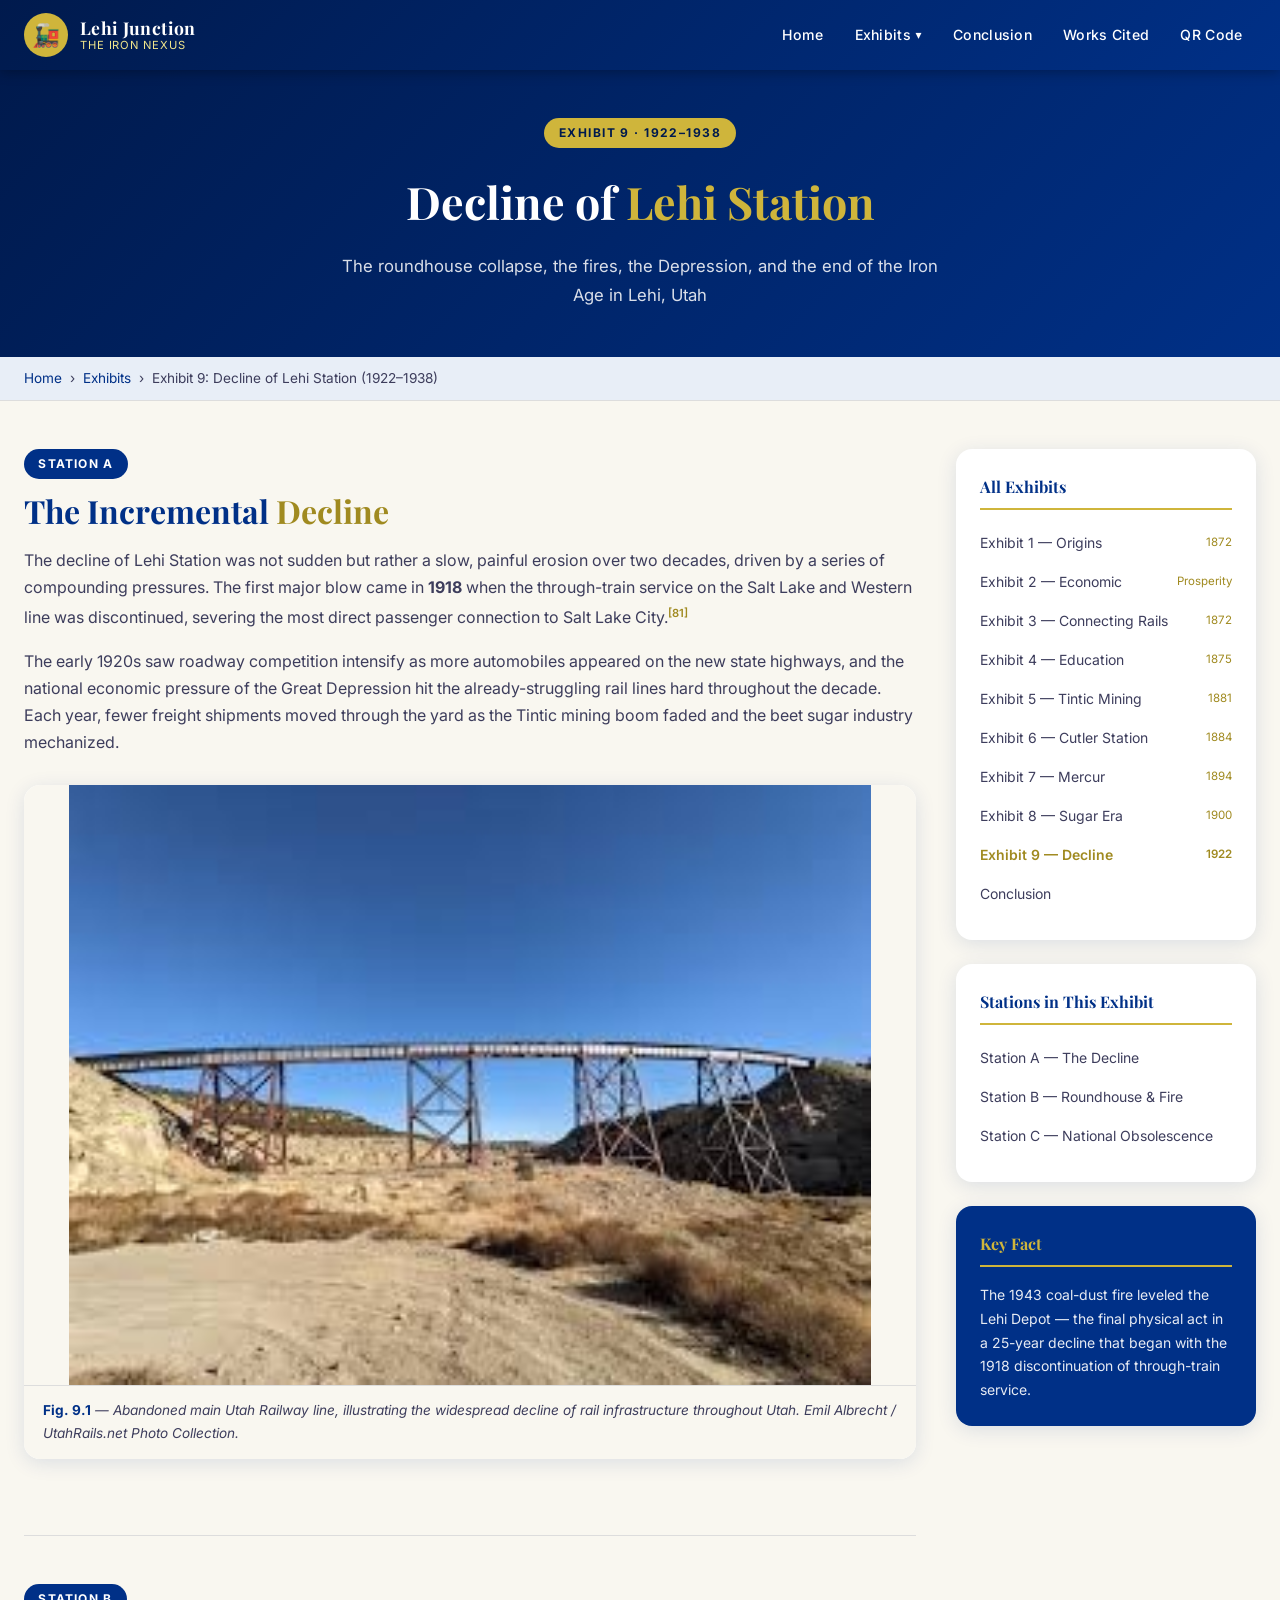
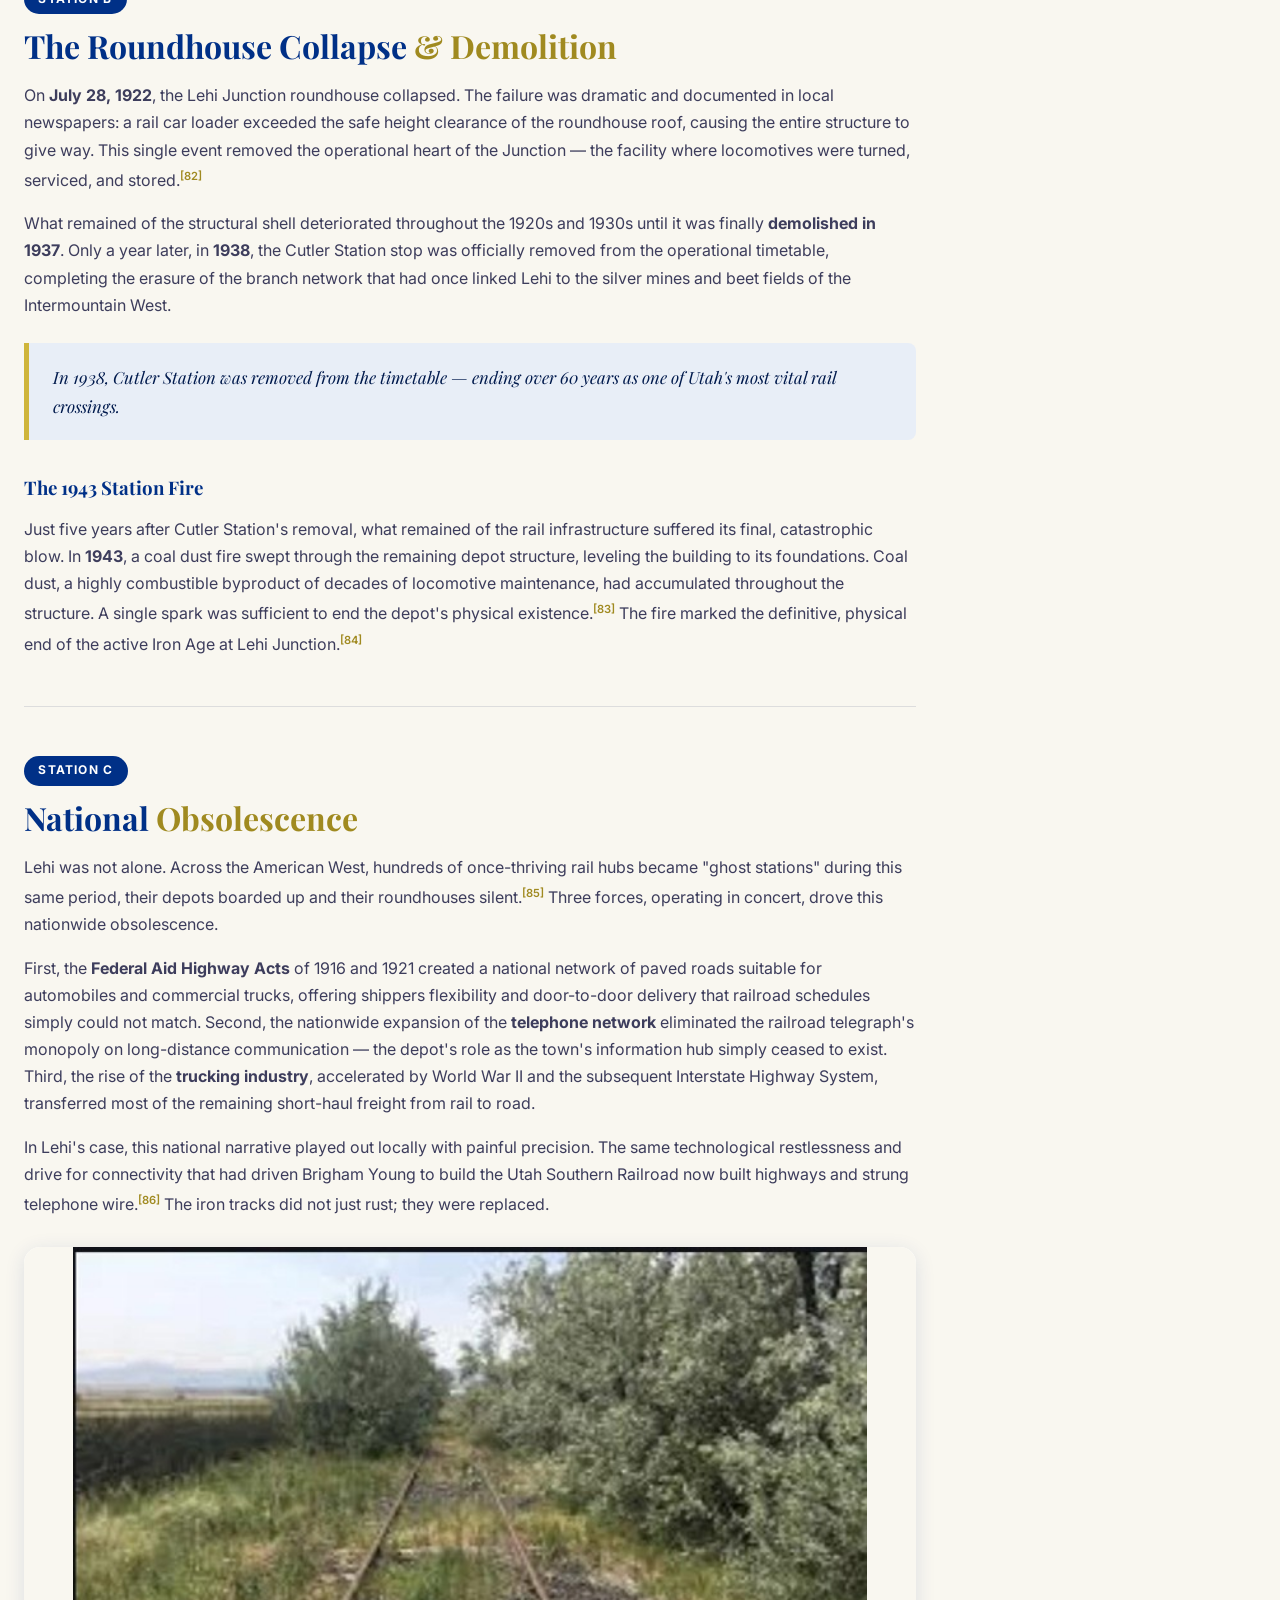
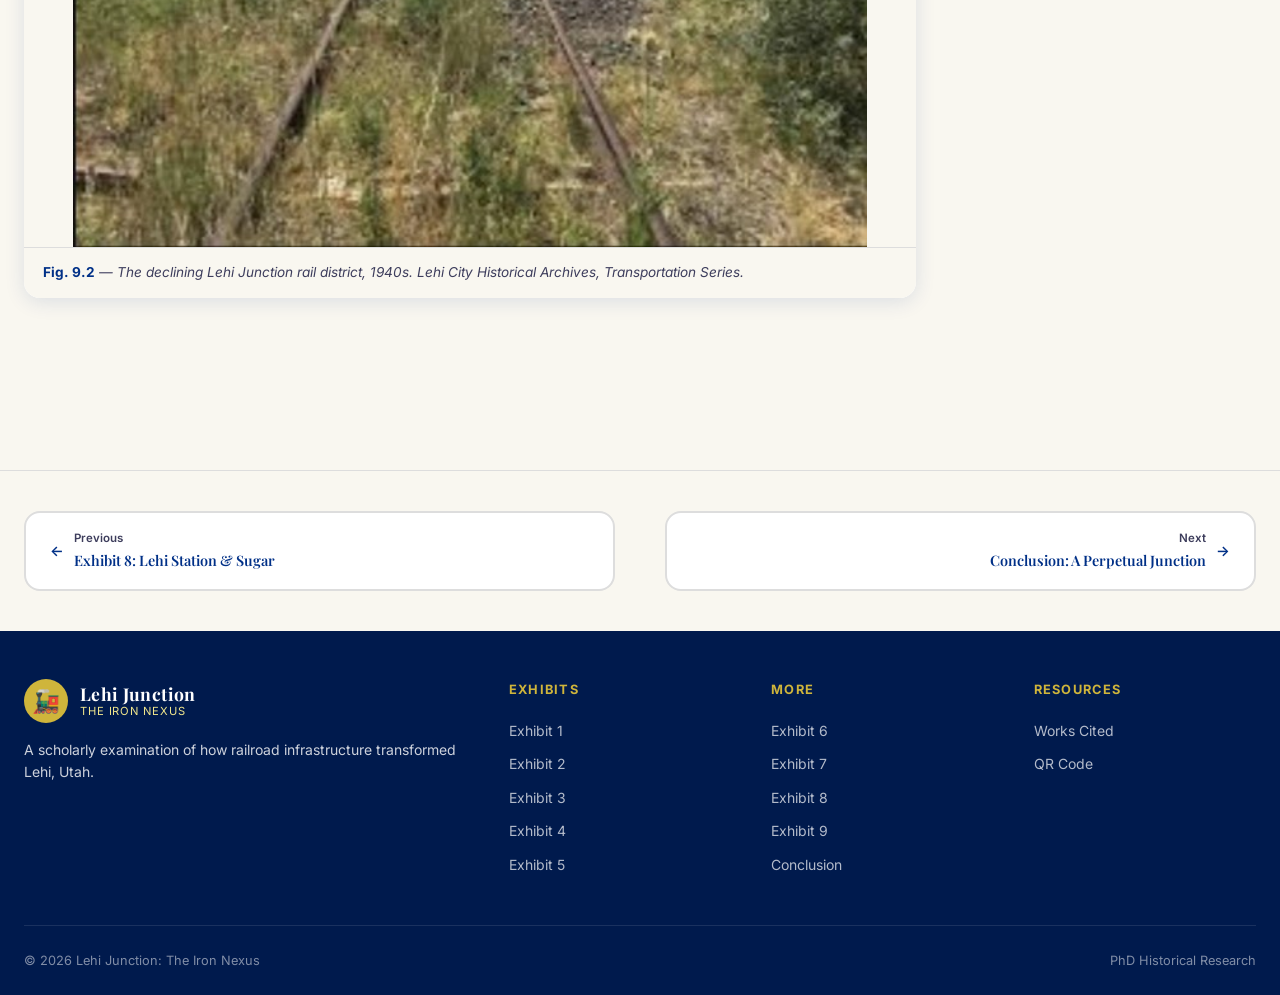
<file: exhibit9.html>
<!DOCTYPE html>
<html lang="en">
<head>
  <meta charset="UTF-8" /><meta name="viewport" content="width=device-width, initial-scale=1.0" />
  <meta name="description" content="Exhibit 9: Decline of Lehi Station (1922–1938) — The roundhouse collapse, the 1943 depot fire, and the national obsolescence of the railroad era." />
  <title>Exhibit 9: Decline of Lehi Station (1922–1938) | Lehi Junction: The Iron Nexus</title>
  <link rel="preconnect" href="https://fonts.googleapis.com" /><link rel="preconnect" href="https://fonts.gstatic.com" crossorigin />
  <link href="https://fonts.googleapis.com/css2?family=Playfair+Display:ital,wght@0,400;0,700;1,400&family=Inter:wght@400;500;600;700&display=swap" rel="stylesheet" />
  <link rel="stylesheet" href="css/styles.css" />
</head>
<body>
  <a class="skip-link" href="#main-content">Skip to main content</a>
  <header id="site-header" role="banner"><div class="header-inner"><a href="index.html" class="site-logo" aria-label="Iron Nexus Home"><div class="logo-icon">🚂</div><div class="logo-text"><span class="logo-title">Lehi Junction</span><span class="logo-sub">The Iron Nexus</span></div></a><button class="menu-toggle" aria-label="Toggle navigation" aria-expanded="false">☰</button><nav id="primary-nav" class="primary-nav" aria-label="Primary navigation"><a href="index.html">Home</a><div class="nav-dropdown"><a href="index.html#exhibits" aria-haspopup="true">Exhibits</a><ul class="dropdown-menu" role="menu"><li><a href="exhibit1.html">Exhibit 1 <span class="exhibit-year">1872</span></a></li><li><a href="exhibit2.html">Exhibit 2 <span class="exhibit-year">Economic</span></a></li><li><a href="exhibit3.html">Exhibit 3 <span class="exhibit-year">1872 Rails</span></a></li><li><a href="exhibit4.html">Exhibit 4 <span class="exhibit-year">1875</span></a></li><li><a href="exhibit5.html">Exhibit 5 <span class="exhibit-year">1881</span></a></li><li><a href="exhibit6.html">Exhibit 6 <span class="exhibit-year">1884</span></a></li><li><a href="exhibit7.html">Exhibit 7 <span class="exhibit-year">1894</span></a></li><li><a href="exhibit8.html">Exhibit 8 <span class="exhibit-year">1900</span></a></li><li><a href="exhibit9.html">Exhibit 9 <span class="exhibit-year">1922</span></a></li></ul></div><a href="conclusion.html">Conclusion</a><a href="works-cited.html">Works Cited</a><a href="index.html#qr-section">QR Code</a></nav></div></header>

  <div class="page-banner">
    <div class="banner-eyebrow">Exhibit 9 · 1922–1938</div>
    <h1>Decline of <span>Lehi Station</span></h1>
    <p>The roundhouse collapse, the fires, the Depression, and the end of the Iron Age in Lehi, Utah</p>
  </div>
  <nav class="breadcrumb" aria-label="Breadcrumb"><ol><li><a href="index.html">Home</a></li><li><a href="index.html#exhibits">Exhibits</a></li><li><span aria-current="page">Exhibit 9: Decline of Lehi Station (1922–1938)</span></li></ol></nav>

  <main id="main-content">
    <div class="exhibit-layout">
      <article class="exhibit-content">

        <section class="station" id="station-a">
          <span class="station-label">Station A</span>
          <h2>The Incremental <span>Decline</span></h2>
          <p>The decline of Lehi Station was not sudden but rather a slow, painful erosion over two decades, driven by a series of compounding pressures. The first major blow came in <strong>1918</strong> when the through-train service on the Salt Lake and Western line was discontinued, severing the most direct passenger connection to Salt Lake City.<sup><a href="works-cited.html#fn81">[81]</a></sup></p>
          <p>The early 1920s saw roadway competition intensify as more automobiles appeared on the new state highways, and the national economic pressure of the Great Depression hit the already-struggling rail lines hard throughout the decade. Each year, fewer freight shipments moved through the yard as the Tintic mining boom faded and the beet sugar industry mechanized.</p>
          <figure class="exhibit-figure">
            <img src="images/Abounded_main_Utah_railway.jpg" alt="Abandoned Utah Railway tracks" />
            <figcaption><strong>Fig. 9.1</strong> — Abandoned main Utah Railway line, illustrating the widespread decline of rail infrastructure throughout Utah. <em>Emil Albrecht / UtahRails.net Photo Collection.</em></figcaption>
          </figure>
        </section>

        <section class="station" id="station-b">
          <span class="station-label">Station B</span>
          <h2>The Roundhouse Collapse <span>&amp; Demolition</span></h2>
          <p>On <strong>July 28, 1922</strong>, the Lehi Junction roundhouse collapsed. The failure was dramatic and documented in local newspapers: a rail car loader exceeded the safe height clearance of the roundhouse roof, causing the entire structure to give way. This single event removed the operational heart of the Junction — the facility where locomotives were turned, serviced, and stored.<sup><a href="works-cited.html#fn82">[82]</a></sup></p>
          <p>What remained of the structural shell deteriorated throughout the 1920s and 1930s until it was finally <strong>demolished in 1937</strong>. Only a year later, in <strong>1938</strong>, the Cutler Station stop was officially removed from the operational timetable, completing the erasure of the branch network that had once linked Lehi to the silver mines and beet fields of the Intermountain West.</p>
          <div class="pull-quote">In 1938, Cutler Station was removed from the timetable — ending over 60 years as one of Utah's most vital rail crossings.</div>
          <h3 style="font-family:var(--font-serif);color:var(--blue-primary);margin:2rem 0 0.75rem;">The 1943 Station Fire</h3>
          <p>Just five years after Cutler Station's removal, what remained of the rail infrastructure suffered its final, catastrophic blow. In <strong>1943</strong>, a coal dust fire swept through the remaining depot structure, leveling the building to its foundations. Coal dust, a highly combustible byproduct of decades of locomotive maintenance, had accumulated throughout the structure. A single spark was sufficient to end the depot's physical existence.<sup><a href="works-cited.html#fn83">[83]</a></sup> The fire marked the definitive, physical end of the active Iron Age at Lehi Junction.<sup><a href="works-cited.html#fn84">[84]</a></sup></p>
        </section>

        <section class="station" id="station-c">
          <span class="station-label">Station C</span>
          <h2>National <span>Obsolescence</span></h2>
          <p>Lehi was not alone. Across the American West, hundreds of once-thriving rail hubs became "ghost stations" during this same period, their depots boarded up and their roundhouses silent.<sup><a href="works-cited.html#fn85">[85]</a></sup> Three forces, operating in concert, drove this nationwide obsolescence.</p>
          <p>First, the <strong>Federal Aid Highway Acts</strong> of 1916 and 1921 created a national network of paved roads suitable for automobiles and commercial trucks, offering shippers flexibility and door-to-door delivery that railroad schedules simply could not match. Second, the nationwide expansion of the <strong>telephone network</strong> eliminated the railroad telegraph's monopoly on long-distance communication — the depot's role as the town's information hub simply ceased to exist. Third, the rise of the <strong>trucking industry</strong>, accelerated by World War II and the subsequent Interstate Highway System, transferred most of the remaining short-haul freight from rail to road.</p>
          <p>In Lehi's case, this national narrative played out locally with painful precision. The same technological restlessness and drive for connectivity that had driven Brigham Young to build the Utah Southern Railroad now built highways and strung telephone wire.<sup><a href="works-cited.html#fn86">[86]</a></sup> The iron tracks did not just rust; they were replaced.</p>
          <figure class="exhibit-figure">
            <img src="images/Screenshot_20260416_161010_Keep Notes.jpg" alt="Photograph documenting the decline of the Lehi Junction rail district" />
            <figcaption><strong>Fig. 9.2</strong> — The declining Lehi Junction rail district, 1940s. <em>Lehi City Historical Archives, Transportation Series.</em></figcaption>
          </figure>
        </section>

      </article>

      <aside class="exhibit-sidebar" aria-label="Exhibit navigation">
        <div class="sidebar-card"><h4>All Exhibits</h4><ul class="sidebar-nav-list"><li><a href="exhibit1.html">Exhibit 1 — Origins <span class="s-year">1872</span></a></li><li><a href="exhibit2.html">Exhibit 2 — Economic <span class="s-year">Prosperity</span></a></li><li><a href="exhibit3.html">Exhibit 3 — Connecting Rails <span class="s-year">1872</span></a></li><li><a href="exhibit4.html">Exhibit 4 — Education <span class="s-year">1875</span></a></li><li><a href="exhibit5.html">Exhibit 5 — Tintic Mining <span class="s-year">1881</span></a></li><li><a href="exhibit6.html">Exhibit 6 — Cutler Station <span class="s-year">1884</span></a></li><li><a href="exhibit7.html">Exhibit 7 — Mercur <span class="s-year">1894</span></a></li><li><a href="exhibit8.html">Exhibit 8 — Sugar Era <span class="s-year">1900</span></a></li><li><a href="exhibit9.html" class="current">Exhibit 9 — Decline <span class="s-year">1922</span></a></li><li><a href="conclusion.html">Conclusion</a></li></ul></div>
        <div class="sidebar-card"><h4>Stations in This Exhibit</h4><ul class="sidebar-nav-list"><li><a href="#station-a">Station A — The Decline</a></li><li><a href="#station-b">Station B — Roundhouse &amp; Fire</a></li><li><a href="#station-c">Station C — National Obsolescence</a></li></ul></div>
        <div class="sidebar-card" style="background:var(--blue-primary);color:#fff;"><h4 style="color:var(--gold-primary);border-color:var(--gold-primary);">Key Fact</h4><p style="font-size:0.875rem;color:rgba(255,255,255,0.9);">The 1943 coal-dust fire leveled the Lehi Depot — the final physical act in a 25-year decline that began with the 1918 discontinuation of through-train service.</p></div>
      </aside>
    </div>

    <nav class="exhibit-pagination" aria-label="Exhibit navigation">
      <a href="exhibit8.html" class="prev"><span>←</span><span><span class="pag-label">Previous</span><span class="pag-title">Exhibit 8: Lehi Station &amp; Sugar</span></span></a>
      <a href="conclusion.html" class="next"><span><span class="pag-label">Next</span><span class="pag-title">Conclusion: A Perpetual Junction</span></span><span>→</span></a>
    </nav>
  </main>

  <footer id="site-footer" role="contentinfo"><div class="footer-inner"><div class="footer-grid"><div class="footer-brand"><a href="index.html" class="site-logo"><div class="logo-icon">🚂</div><div class="logo-text"><span class="logo-title">Lehi Junction</span><span class="logo-sub">The Iron Nexus</span></div></a><p>A scholarly examination of how railroad infrastructure transformed Lehi, Utah.</p></div><div class="footer-col"><h5>Exhibits</h5><ul><li><a href="exhibit1.html">Exhibit 1</a></li><li><a href="exhibit2.html">Exhibit 2</a></li><li><a href="exhibit3.html">Exhibit 3</a></li><li><a href="exhibit4.html">Exhibit 4</a></li><li><a href="exhibit5.html">Exhibit 5</a></li></ul></div><div class="footer-col"><h5>More</h5><ul><li><a href="exhibit6.html">Exhibit 6</a></li><li><a href="exhibit7.html">Exhibit 7</a></li><li><a href="exhibit8.html">Exhibit 8</a></li><li><a href="exhibit9.html">Exhibit 9</a></li><li><a href="conclusion.html">Conclusion</a></li></ul></div><div class="footer-col"><h5>Resources</h5><ul><li><a href="works-cited.html">Works Cited</a></li><li><a href="index.html#qr-section">QR Code</a></li></ul></div></div><div class="footer-bottom"><span>&copy; 2026 Lehi Junction: The Iron Nexus</span><span>PhD Historical Research</span></div></div></footer>
  <script src="js/main.js"></script>
</body>
</html>
</file>
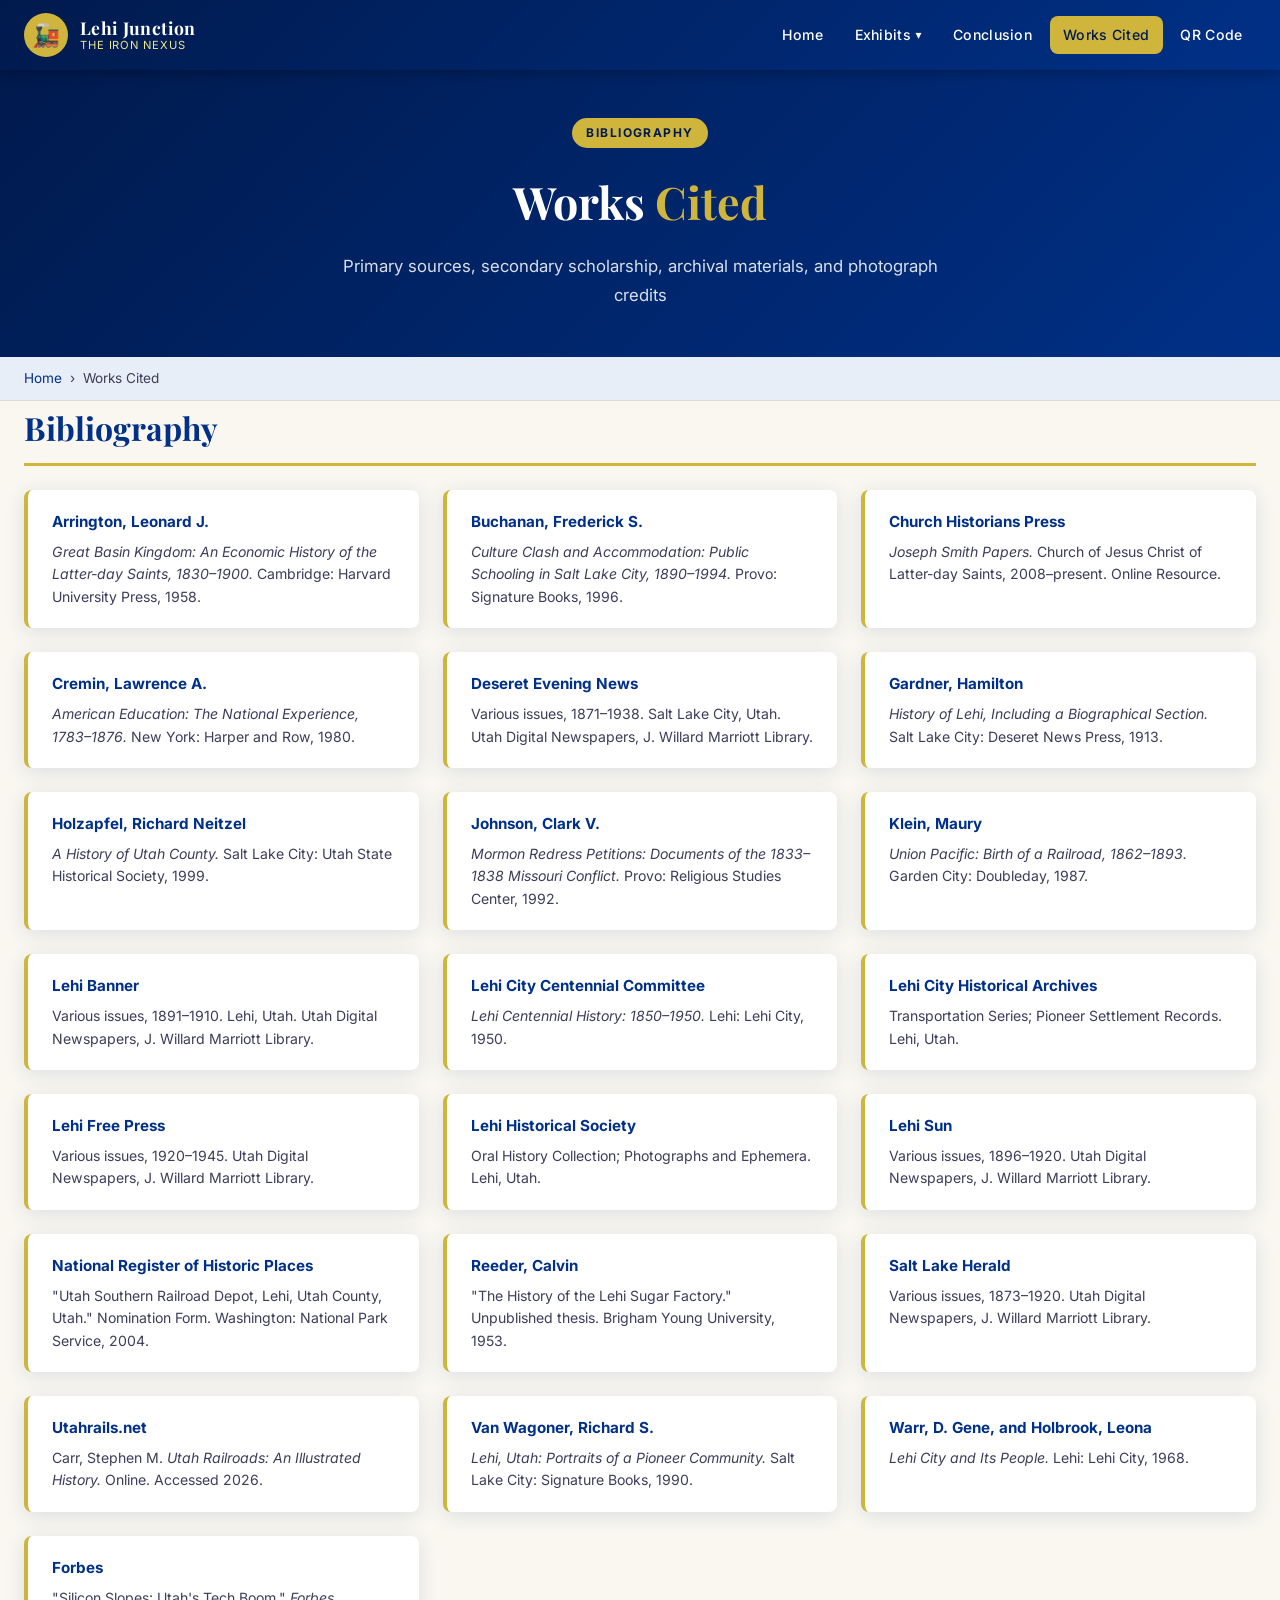
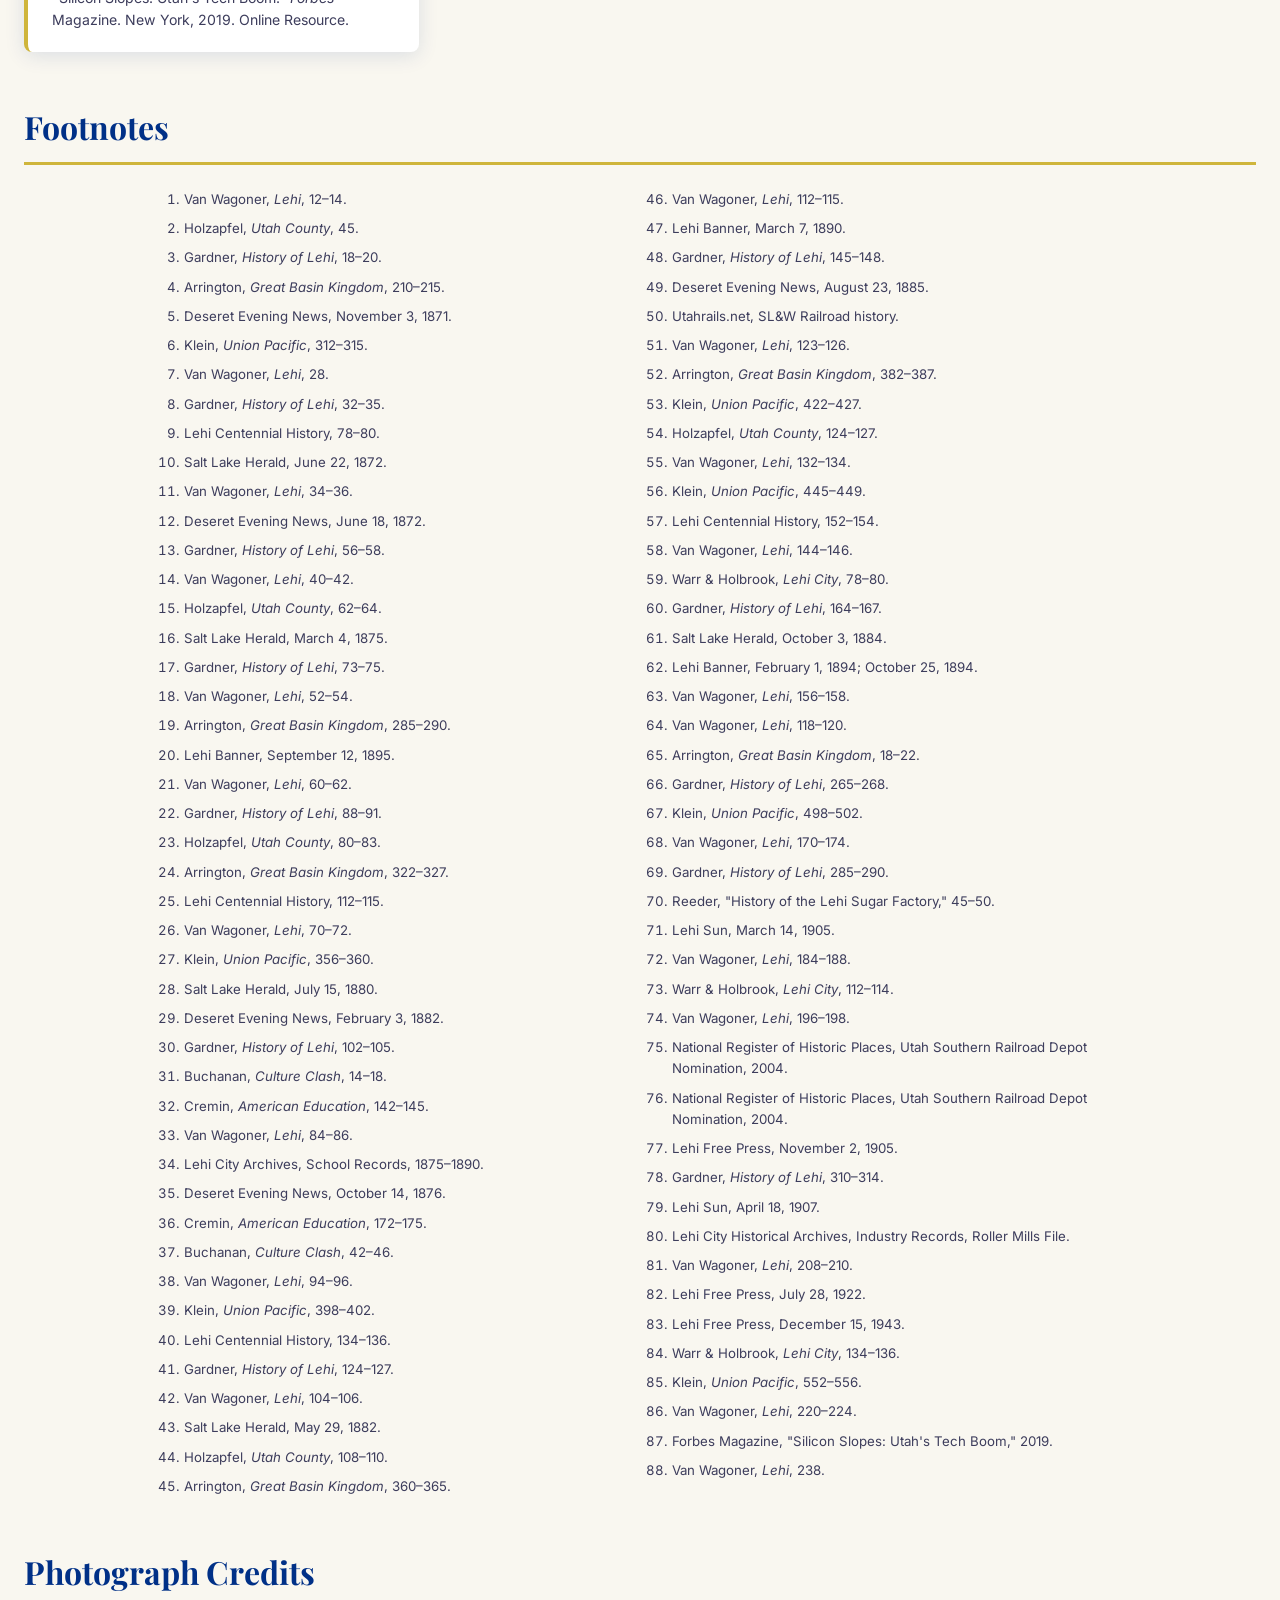
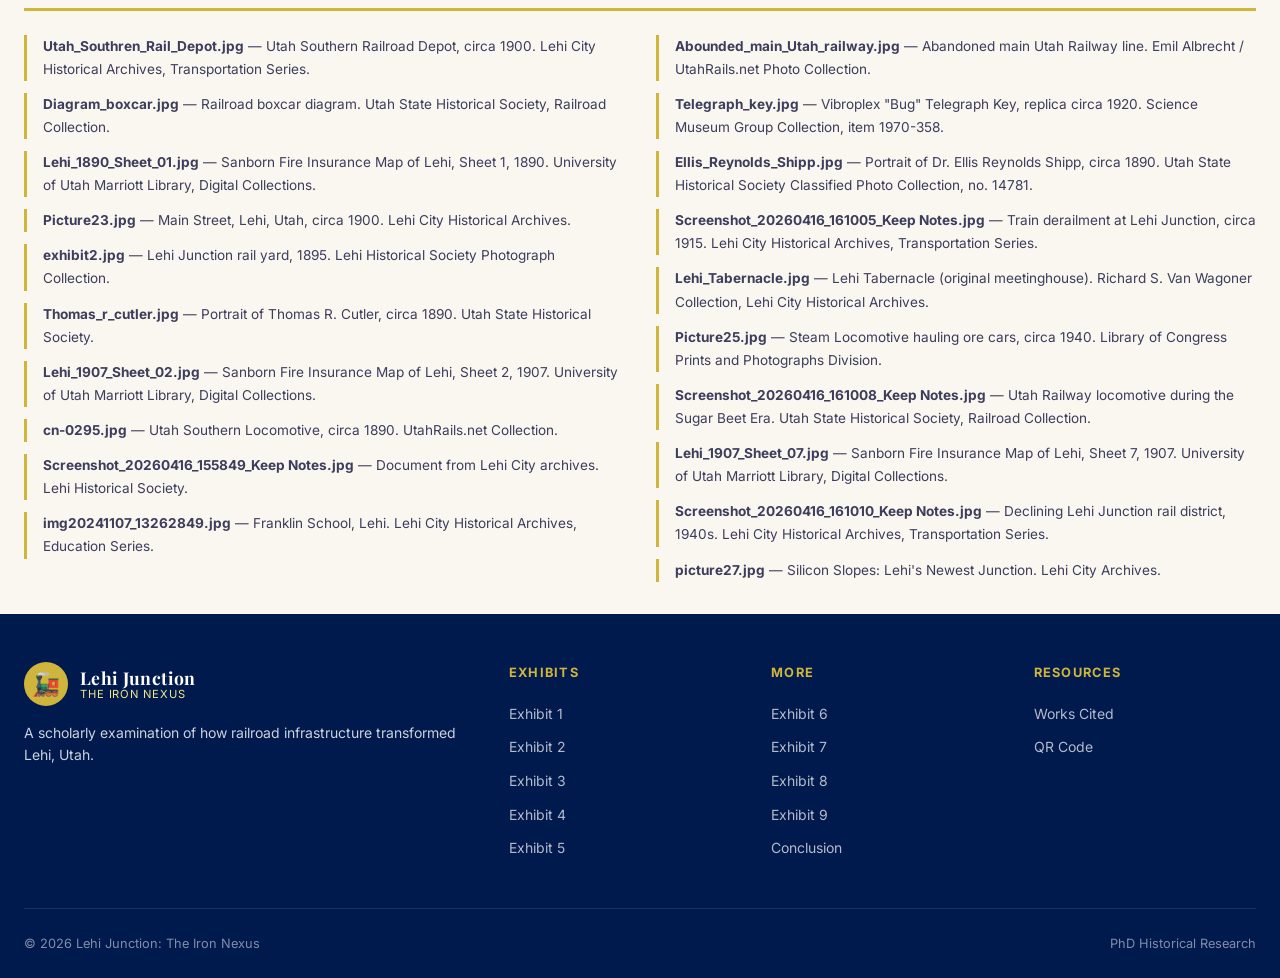
<file: works-cited.html>
<!DOCTYPE html>
<html lang="en">
<head>
  <meta charset="UTF-8" /><meta name="viewport" content="width=device-width, initial-scale=1.0" />
  <meta name="description" content="Works Cited and full bibliography for Lehi Junction: The Iron Nexus — a scholarly website on Lehi, Utah's railroad heritage." />
  <title>Works Cited | Lehi Junction: The Iron Nexus</title>
  <link rel="preconnect" href="https://fonts.googleapis.com" /><link rel="preconnect" href="https://fonts.gstatic.com" crossorigin />
  <link href="https://fonts.googleapis.com/css2?family=Playfair+Display:ital,wght@0,400;0,700;1,400&family=Inter:wght@400;500;600;700&display=swap" rel="stylesheet" />
  <link rel="stylesheet" href="css/styles.css" />
</head>
<body>
  <a class="skip-link" href="#main-content">Skip to main content</a>
  <header id="site-header" role="banner"><div class="header-inner"><a href="index.html" class="site-logo" aria-label="Iron Nexus Home"><div class="logo-icon">🚂</div><div class="logo-text"><span class="logo-title">Lehi Junction</span><span class="logo-sub">The Iron Nexus</span></div></a><button class="menu-toggle" aria-label="Toggle navigation" aria-expanded="false">☰</button><nav id="primary-nav" class="primary-nav" aria-label="Primary navigation"><a href="index.html">Home</a><div class="nav-dropdown"><a href="index.html#exhibits" aria-haspopup="true">Exhibits</a><ul class="dropdown-menu" role="menu"><li><a href="exhibit1.html">Exhibit 1 <span class="exhibit-year">1872</span></a></li><li><a href="exhibit2.html">Exhibit 2 <span class="exhibit-year">Economic</span></a></li><li><a href="exhibit3.html">Exhibit 3 <span class="exhibit-year">1872 Rails</span></a></li><li><a href="exhibit4.html">Exhibit 4 <span class="exhibit-year">1875</span></a></li><li><a href="exhibit5.html">Exhibit 5 <span class="exhibit-year">1881</span></a></li><li><a href="exhibit6.html">Exhibit 6 <span class="exhibit-year">1884</span></a></li><li><a href="exhibit7.html">Exhibit 7 <span class="exhibit-year">1894</span></a></li><li><a href="exhibit8.html">Exhibit 8 <span class="exhibit-year">1900</span></a></li><li><a href="exhibit9.html">Exhibit 9 <span class="exhibit-year">1922</span></a></li></ul></div><a href="conclusion.html">Conclusion</a><a href="works-cited.html">Works Cited</a><a href="index.html#qr-section">QR Code</a></nav></div></header>

  <div class="page-banner">
    <div class="banner-eyebrow">Bibliography</div>
    <h1>Works <span>Cited</span></h1>
    <p>Primary sources, secondary scholarship, archival materials, and photograph credits</p>
  </div>
  <nav class="breadcrumb" aria-label="Breadcrumb"><ol><li><a href="index.html">Home</a></li><li><span aria-current="page">Works Cited</span></li></ol></nav>

  <main id="main-content">
    <section class="works-cited-section" aria-labelledby="bibliography-heading">
      <h2 id="bibliography-heading" class="section-heading">Bibliography</h2>
      <div class="works-cited-grid">

        <div class="citation-card">
          <h4>Arrington, Leonard J.</h4>
          <p><em>Great Basin Kingdom: An Economic History of the Latter-day Saints, 1830–1900.</em> Cambridge: Harvard University Press, 1958.</p>
        </div>

        <div class="citation-card">
          <h4>Buchanan, Frederick S.</h4>
          <p><em>Culture Clash and Accommodation: Public Schooling in Salt Lake City, 1890–1994.</em> Provo: Signature Books, 1996.</p>
        </div>

        <div class="citation-card">
          <h4>Church Historians Press</h4>
          <p><em>Joseph Smith Papers.</em> Church of Jesus Christ of Latter-day Saints, 2008–present. Online Resource.</p>
        </div>

        <div class="citation-card">
          <h4>Cremin, Lawrence A.</h4>
          <p><em>American Education: The National Experience, 1783–1876.</em> New York: Harper and Row, 1980.</p>
        </div>

        <div class="citation-card">
          <h4>Deseret Evening News</h4>
          <p>Various issues, 1871–1938. Salt Lake City, Utah. Utah Digital Newspapers, J. Willard Marriott Library.</p>
        </div>

        <div class="citation-card">
          <h4>Gardner, Hamilton</h4>
          <p><em>History of Lehi, Including a Biographical Section.</em> Salt Lake City: Deseret News Press, 1913.</p>
        </div>

        <div class="citation-card">
          <h4>Holzapfel, Richard Neitzel</h4>
          <p><em>A History of Utah County.</em> Salt Lake City: Utah State Historical Society, 1999.</p>
        </div>

        <div class="citation-card">
          <h4>Johnson, Clark V.</h4>
          <p><em>Mormon Redress Petitions: Documents of the 1833–1838 Missouri Conflict.</em> Provo: Religious Studies Center, 1992.</p>
        </div>

        <div class="citation-card">
          <h4>Klein, Maury</h4>
          <p><em>Union Pacific: Birth of a Railroad, 1862–1893.</em> Garden City: Doubleday, 1987.</p>
        </div>

        <div class="citation-card">
          <h4>Lehi Banner</h4>
          <p>Various issues, 1891–1910. Lehi, Utah. Utah Digital Newspapers, J. Willard Marriott Library.</p>
        </div>

        <div class="citation-card">
          <h4>Lehi City Centennial Committee</h4>
          <p><em>Lehi Centennial History: 1850–1950.</em> Lehi: Lehi City, 1950.</p>
        </div>

        <div class="citation-card">
          <h4>Lehi City Historical Archives</h4>
          <p>Transportation Series; Pioneer Settlement Records. Lehi, Utah.</p>
        </div>

        <div class="citation-card">
          <h4>Lehi Free Press</h4>
          <p>Various issues, 1920–1945. Utah Digital Newspapers, J. Willard Marriott Library.</p>
        </div>

        <div class="citation-card">
          <h4>Lehi Historical Society</h4>
          <p>Oral History Collection; Photographs and Ephemera. Lehi, Utah.</p>
        </div>

        <div class="citation-card">
          <h4>Lehi Sun</h4>
          <p>Various issues, 1896–1920. Utah Digital Newspapers, J. Willard Marriott Library.</p>
        </div>

        <div class="citation-card">
          <h4>National Register of Historic Places</h4>
          <p>"Utah Southern Railroad Depot, Lehi, Utah County, Utah." Nomination Form. Washington: National Park Service, 2004.</p>
        </div>

        <div class="citation-card">
          <h4>Reeder, Calvin</h4>
          <p>"The History of the Lehi Sugar Factory." Unpublished thesis. Brigham Young University, 1953.</p>
        </div>

        <div class="citation-card">
          <h4>Salt Lake Herald</h4>
          <p>Various issues, 1873–1920. Utah Digital Newspapers, J. Willard Marriott Library.</p>
        </div>

        <div class="citation-card">
          <h4>Utahrails.net</h4>
          <p>Carr, Stephen M. <em>Utah Railroads: An Illustrated History.</em> Online. Accessed 2026.</p>
        </div>

        <div class="citation-card">
          <h4>Van Wagoner, Richard S.</h4>
          <p><em>Lehi, Utah: Portraits of a Pioneer Community.</em> Salt Lake City: Signature Books, 1990.</p>
        </div>

        <div class="citation-card">
          <h4>Warr, D. Gene, and Holbrook, Leona</h4>
          <p><em>Lehi City and Its People.</em> Lehi: Lehi City, 1968.</p>
        </div>

        <div class="citation-card">
          <h4>Forbes</h4>
          <p>"Silicon Slopes: Utah's Tech Boom." <em>Forbes</em> Magazine. New York, 2019. Online Resource.</p>
        </div>

      </div>
    </section>

    <section class="works-cited-section" aria-labelledby="footnotes-heading" style="margin-top:3rem;">
      <h2 id="footnotes-heading" class="section-heading">Footnotes</h2>
      <ol class="footnotes-list">
        <li id="fn1">Van Wagoner, <em>Lehi</em>, 12–14.</li>
        <li id="fn2">Holzapfel, <em>Utah County</em>, 45.</li>
        <li id="fn3">Gardner, <em>History of Lehi</em>, 18–20.</li>
        <li id="fn4">Arrington, <em>Great Basin Kingdom</em>, 210–215.</li>
        <li id="fn5">Deseret Evening News, November 3, 1871.</li>
        <li id="fn6">Klein, <em>Union Pacific</em>, 312–315.</li>
        <li id="fn7">Van Wagoner, <em>Lehi</em>, 28.</li>
        <li id="fn8">Gardner, <em>History of Lehi</em>, 32–35.</li>
        <li id="fn9">Lehi Centennial History, 78–80.</li>
        <li id="fn10">Salt Lake Herald, June 22, 1872.</li>
        <li id="fn11">Van Wagoner, <em>Lehi</em>, 34–36.</li>
        <li id="fn12">Deseret Evening News, June 18, 1872.</li>
        <li id="fn13">Gardner, <em>History of Lehi</em>, 56–58.</li>
        <li id="fn14">Van Wagoner, <em>Lehi</em>, 40–42.</li>
        <li id="fn15">Holzapfel, <em>Utah County</em>, 62–64.</li>
        <li id="fn16">Salt Lake Herald, March 4, 1875.</li>
        <li id="fn17">Gardner, <em>History of Lehi</em>, 73–75.</li>
        <li id="fn18">Van Wagoner, <em>Lehi</em>, 52–54.</li>
        <li id="fn19">Arrington, <em>Great Basin Kingdom</em>, 285–290.</li>
        <li id="fn20">Lehi Banner, September 12, 1895.</li>
        <li id="fn21">Van Wagoner, <em>Lehi</em>, 60–62.</li>
        <li id="fn22">Gardner, <em>History of Lehi</em>, 88–91.</li>
        <li id="fn23">Holzapfel, <em>Utah County</em>, 80–83.</li>
        <li id="fn24">Arrington, <em>Great Basin Kingdom</em>, 322–327.</li>
        <li id="fn25">Lehi Centennial History, 112–115.</li>
        <li id="fn26">Van Wagoner, <em>Lehi</em>, 70–72.</li>
        <li id="fn27">Klein, <em>Union Pacific</em>, 356–360.</li>
        <li id="fn28">Salt Lake Herald, July 15, 1880.</li>
        <li id="fn29">Deseret Evening News, February 3, 1882.</li>
        <li id="fn30">Gardner, <em>History of Lehi</em>, 102–105.</li>
        <li id="fn31">Buchanan, <em>Culture Clash</em>, 14–18.</li>
        <li id="fn32">Cremin, <em>American Education</em>, 142–145.</li>
        <li id="fn33">Van Wagoner, <em>Lehi</em>, 84–86.</li>
        <li id="fn34">Lehi City Archives, School Records, 1875–1890.</li>
        <li id="fn35">Deseret Evening News, October 14, 1876.</li>
        <li id="fn36">Cremin, <em>American Education</em>, 172–175.</li>
        <li id="fn37">Buchanan, <em>Culture Clash</em>, 42–46.</li>
        <li id="fn38">Van Wagoner, <em>Lehi</em>, 94–96.</li>
        <li id="fn39">Klein, <em>Union Pacific</em>, 398–402.</li>
        <li id="fn40">Lehi Centennial History, 134–136.</li>
        <li id="fn41">Gardner, <em>History of Lehi</em>, 124–127.</li>
        <li id="fn42">Van Wagoner, <em>Lehi</em>, 104–106.</li>
        <li id="fn43">Salt Lake Herald, May 29, 1882.</li>
        <li id="fn44">Holzapfel, <em>Utah County</em>, 108–110.</li>
        <li id="fn45">Arrington, <em>Great Basin Kingdom</em>, 360–365.</li>
        <li id="fn46">Van Wagoner, <em>Lehi</em>, 112–115.</li>
        <li id="fn47">Lehi Banner, March 7, 1890.</li>
        <li id="fn48">Gardner, <em>History of Lehi</em>, 145–148.</li>
        <li id="fn49">Deseret Evening News, August 23, 1885.</li>
        <li id="fn50">Utahrails.net, SL&amp;W Railroad history.</li>
        <li id="fn51">Van Wagoner, <em>Lehi</em>, 123–126.</li>
        <li id="fn52">Arrington, <em>Great Basin Kingdom</em>, 382–387.</li>
        <li id="fn53">Klein, <em>Union Pacific</em>, 422–427.</li>
        <li id="fn54">Holzapfel, <em>Utah County</em>, 124–127.</li>
        <li id="fn55">Van Wagoner, <em>Lehi</em>, 132–134.</li>
        <li id="fn56">Klein, <em>Union Pacific</em>, 445–449.</li>
        <li id="fn57">Lehi Centennial History, 152–154.</li>
        <li id="fn58">Van Wagoner, <em>Lehi</em>, 144–146.</li>
        <li id="fn59">Warr &amp; Holbrook, <em>Lehi City</em>, 78–80.</li>
        <li id="fn60">Gardner, <em>History of Lehi</em>, 164–167.</li>
        <li id="fn61">Salt Lake Herald, October 3, 1884.</li>
        <li id="fn62">Lehi Banner, February 1, 1894; October 25, 1894.</li>
        <li id="fn63">Van Wagoner, <em>Lehi</em>, 156–158.</li>
        <li id="fn64">Van Wagoner, <em>Lehi</em>, 118–120.</li>
        <li id="fn65">Arrington, <em>Great Basin Kingdom</em>, 18–22.</li>
        <li id="fn66">Gardner, <em>History of Lehi</em>, 265–268.</li>
        <li id="fn67">Klein, <em>Union Pacific</em>, 498–502.</li>
        <li id="fn68">Van Wagoner, <em>Lehi</em>, 170–174.</li>
        <li id="fn69">Gardner, <em>History of Lehi</em>, 285–290.</li>
        <li id="fn70">Reeder, "History of the Lehi Sugar Factory," 45–50.</li>
        <li id="fn71">Lehi Sun, March 14, 1905.</li>
        <li id="fn72">Van Wagoner, <em>Lehi</em>, 184–188.</li>
        <li id="fn73">Warr &amp; Holbrook, <em>Lehi City</em>, 112–114.</li>
        <li id="fn74">Van Wagoner, <em>Lehi</em>, 196–198.</li>
        <li id="fn75">National Register of Historic Places, Utah Southern Railroad Depot Nomination, 2004.</li>
        <li id="fn76">National Register of Historic Places, Utah Southern Railroad Depot Nomination, 2004.</li>
        <li id="fn77">Lehi Free Press, November 2, 1905.</li>
        <li id="fn78">Gardner, <em>History of Lehi</em>, 310–314.</li>
        <li id="fn79">Lehi Sun, April 18, 1907.</li>
        <li id="fn80">Lehi City Historical Archives, Industry Records, Roller Mills File.</li>
        <li id="fn81">Van Wagoner, <em>Lehi</em>, 208–210.</li>
        <li id="fn82">Lehi Free Press, July 28, 1922.</li>
        <li id="fn83">Lehi Free Press, December 15, 1943.</li>
        <li id="fn84">Warr &amp; Holbrook, <em>Lehi City</em>, 134–136.</li>
        <li id="fn85">Klein, <em>Union Pacific</em>, 552–556.</li>
        <li id="fn86">Van Wagoner, <em>Lehi</em>, 220–224.</li>
        <li id="fn87">Forbes Magazine, "Silicon Slopes: Utah's Tech Boom," 2019.</li>
        <li id="fn88">Van Wagoner, <em>Lehi</em>, 238.</li>
      </ol>
    </section>

    <section class="works-cited-section" aria-labelledby="photo-credits-heading" style="margin-top:3rem;">
      <h2 id="photo-credits-heading" class="section-heading">Photograph Credits</h2>
      <ul class="photo-credit-list">
        <li><strong>Utah_Southren_Rail_Depot.jpg</strong> — Utah Southern Railroad Depot, circa 1900. Lehi City Historical Archives, Transportation Series.</li>
        <li><strong>Diagram_boxcar.jpg</strong> — Railroad boxcar diagram. Utah State Historical Society, Railroad Collection.</li>
        <li><strong>Lehi_1890_Sheet_01.jpg</strong> — Sanborn Fire Insurance Map of Lehi, Sheet 1, 1890. University of Utah Marriott Library, Digital Collections.</li>
        <li><strong>Picture23.jpg</strong> — Main Street, Lehi, Utah, circa 1900. Lehi City Historical Archives.</li>
        <li><strong>exhibit2.jpg</strong> — Lehi Junction rail yard, 1895. Lehi Historical Society Photograph Collection.</li>
        <li><strong>Thomas_r_cutler.jpg</strong> — Portrait of Thomas R. Cutler, circa 1890. Utah State Historical Society.</li>
        <li><strong>Lehi_1907_Sheet_02.jpg</strong> — Sanborn Fire Insurance Map of Lehi, Sheet 2, 1907. University of Utah Marriott Library, Digital Collections.</li>
        <li><strong>cn-0295.jpg</strong> — Utah Southern Locomotive, circa 1890. UtahRails.net Collection.</li>
        <li><strong>Screenshot_20260416_155849_Keep Notes.jpg</strong> — Document from Lehi City archives. Lehi Historical Society.</li>
        <li><strong>img20241107_13262849.jpg</strong> — Franklin School, Lehi. Lehi City Historical Archives, Education Series.</li>
        <li><strong>Abounded_main_Utah_railway.jpg</strong> — Abandoned main Utah Railway line. Emil Albrecht / UtahRails.net Photo Collection.</li>
        <li><strong>Telegraph_key.jpg</strong> — Vibroplex "Bug" Telegraph Key, replica circa 1920. Science Museum Group Collection, item 1970-358.</li>
        <li><strong>Ellis_Reynolds_Shipp.jpg</strong> — Portrait of Dr. Ellis Reynolds Shipp, circa 1890. Utah State Historical Society Classified Photo Collection, no. 14781.</li>
        <li><strong>Screenshot_20260416_161005_Keep Notes.jpg</strong> — Train derailment at Lehi Junction, circa 1915. Lehi City Historical Archives, Transportation Series.</li>
        <li><strong>Lehi_Tabernacle.jpg</strong> — Lehi Tabernacle (original meetinghouse). Richard S. Van Wagoner Collection, Lehi City Historical Archives.</li>
        <li><strong>Picture25.jpg</strong> — Steam Locomotive hauling ore cars, circa 1940. Library of Congress Prints and Photographs Division.</li>
        <li><strong>Screenshot_20260416_161008_Keep Notes.jpg</strong> — Utah Railway locomotive during the Sugar Beet Era. Utah State Historical Society, Railroad Collection.</li>
        <li><strong>Lehi_1907_Sheet_07.jpg</strong> — Sanborn Fire Insurance Map of Lehi, Sheet 7, 1907. University of Utah Marriott Library, Digital Collections.</li>
        <li><strong>Screenshot_20260416_161010_Keep Notes.jpg</strong> — Declining Lehi Junction rail district, 1940s. Lehi City Historical Archives, Transportation Series.</li>
        <li><strong>picture27.jpg</strong> — Silicon Slopes: Lehi's Newest Junction. Lehi City Archives.</li>
      </ul>
    </section>
  </main>

  <footer id="site-footer" role="contentinfo"><div class="footer-inner"><div class="footer-grid"><div class="footer-brand"><a href="index.html" class="site-logo"><div class="logo-icon">🚂</div><div class="logo-text"><span class="logo-title">Lehi Junction</span><span class="logo-sub">The Iron Nexus</span></div></a><p>A scholarly examination of how railroad infrastructure transformed Lehi, Utah.</p></div><div class="footer-col"><h5>Exhibits</h5><ul><li><a href="exhibit1.html">Exhibit 1</a></li><li><a href="exhibit2.html">Exhibit 2</a></li><li><a href="exhibit3.html">Exhibit 3</a></li><li><a href="exhibit4.html">Exhibit 4</a></li><li><a href="exhibit5.html">Exhibit 5</a></li></ul></div><div class="footer-col"><h5>More</h5><ul><li><a href="exhibit6.html">Exhibit 6</a></li><li><a href="exhibit7.html">Exhibit 7</a></li><li><a href="exhibit8.html">Exhibit 8</a></li><li><a href="exhibit9.html">Exhibit 9</a></li><li><a href="conclusion.html">Conclusion</a></li></ul></div><div class="footer-col"><h5>Resources</h5><ul><li><a href="works-cited.html">Works Cited</a></li><li><a href="index.html#qr-section">QR Code</a></li></ul></div></div><div class="footer-bottom"><span>&copy; 2026 Lehi Junction: The Iron Nexus</span><span>PhD Historical Research</span></div></div></footer>
  <script src="js/main.js"></script>
</body>
</html>
</file>
<file: css/styles.css>
/* ============================================================
   Iron Nexus — Lehi Junction Historical Website
   Color Theme: Blue (#003087) & Gold (#CFB53B)
   ============================================================ */

:root {
  --blue-primary: #003087;
  --blue-dark: #001a4d;
  --blue-mid: #1a4a8a;
  --blue-light: #e8eef7;
  --gold-primary: #CFB53B;
  --gold-light: #f0e68c;
  --gold-dark: #a08a20;
  --white: #ffffff;
  --off-white: #f9f7f0;
  --text-dark: #1a1a2e;
  --text-mid: #3d3d5c;
  --border: #ddd;
  --shadow: 0 4px 20px rgba(0, 48, 135, 0.12);
  --shadow-hover: 0 8px 32px rgba(0, 48, 135, 0.22);
  --radius: 8px;
  --radius-lg: 16px;
  --transition: all 0.3s ease;
  --font-serif: 'Playfair Display', 'Georgia', serif;
  --font-sans: 'Inter', 'Segoe UI', system-ui, sans-serif;
}

/* ── Reset & Base ── */
*, *::before, *::after { box-sizing: border-box; margin: 0; padding: 0; }

html { scroll-behavior: smooth; font-size: 16px; }

body {
  font-family: var(--font-sans);
  color: var(--text-dark);
  background: var(--off-white);
  line-height: 1.7;
  min-height: 100vh;
  display: flex;
  flex-direction: column;
}

img { max-width: 100%; height: auto; display: block; }
a { color: var(--blue-primary); text-decoration: none; transition: var(--transition); }
a:hover { color: var(--gold-dark); }
ul { list-style: none; }

/* ── Skip to Content ── */
.skip-link {
  position: absolute;
  top: -100%;
  left: 1rem;
  background: var(--gold-primary);
  color: var(--blue-dark);
  padding: 0.5rem 1rem;
  border-radius: var(--radius);
  font-weight: 700;
  z-index: 9999;
  transition: top 0.2s;
}
.skip-link:focus { top: 1rem; }

/* ── Header / Nav ── */
#site-header {
  background: linear-gradient(135deg, var(--blue-dark) 0%, var(--blue-primary) 100%);
  color: var(--white);
  position: sticky;
  top: 0;
  z-index: 1000;
  box-shadow: 0 2px 12px rgba(0,0,0,0.3);
}

.header-inner {
  max-width: 1280px;
  margin: 0 auto;
  padding: 0 1.5rem;
  display: flex;
  align-items: center;
  justify-content: space-between;
  height: 70px;
}

.site-logo {
  display: flex;
  align-items: center;
  gap: 0.75rem;
  text-decoration: none;
}
.site-logo .logo-icon {
  width: 44px;
  height: 44px;
  background: var(--gold-primary);
  border-radius: 50%;
  display: flex;
  align-items: center;
  justify-content: center;
  font-size: 1.4rem;
  flex-shrink: 0;
}
.site-logo .logo-text {
  display: flex;
  flex-direction: column;
  line-height: 1.15;
}
.site-logo .logo-title {
  font-family: var(--font-serif);
  font-size: 1.1rem;
  font-weight: 700;
  color: var(--white);
  letter-spacing: 0.02em;
}
.site-logo .logo-sub {
  font-size: 0.7rem;
  color: var(--gold-light);
  letter-spacing: 0.08em;
  text-transform: uppercase;
}

/* Desktop Nav */
.primary-nav { display: flex; align-items: center; gap: 0.25rem; }
.primary-nav a {
  color: var(--white);
  padding: 0.45rem 0.85rem;
  border-radius: var(--radius);
  font-size: 0.88rem;
  font-weight: 500;
  letter-spacing: 0.02em;
  transition: var(--transition);
  white-space: nowrap;
}
.primary-nav a:hover,
.primary-nav a.active {
  background: var(--gold-primary);
  color: var(--blue-dark);
}

/* Exhibits Dropdown */
.nav-dropdown { position: relative; }
.nav-dropdown > a {
  display: flex;
  align-items: center;
  gap: 0.3rem;
}
.nav-dropdown > a::after {
  content: '▾';
  font-size: 0.75rem;
}
.dropdown-menu {
  display: none;
  position: absolute;
  top: calc(100% + 0.5rem);
  left: 0;
  background: var(--blue-dark);
  border: 1px solid var(--gold-primary);
  border-radius: var(--radius);
  min-width: 260px;
  padding: 0.5rem 0;
  box-shadow: var(--shadow-hover);
  z-index: 200;
}
.nav-dropdown:hover .dropdown-menu,
.nav-dropdown:focus-within .dropdown-menu { display: block; }
.dropdown-menu a {
  display: block;
  padding: 0.55rem 1.2rem;
  font-size: 0.85rem;
  border-radius: 0;
  color: var(--white);
}
.dropdown-menu a:hover {
  background: var(--gold-primary);
  color: var(--blue-dark);
}
.dropdown-menu .exhibit-year {
  color: var(--gold-light);
  font-size: 0.75rem;
  margin-left: 0.4rem;
}

/* Mobile Menu Toggle */
.menu-toggle {
  display: none;
  background: none;
  border: 2px solid var(--gold-primary);
  color: var(--white);
  padding: 0.4rem 0.7rem;
  border-radius: var(--radius);
  cursor: pointer;
  font-size: 1.3rem;
  line-height: 1;
}

/* ── Hero ── */
.hero {
  background: linear-gradient(160deg, var(--blue-dark) 0%, var(--blue-primary) 50%, var(--blue-mid) 100%);
  color: var(--white);
  padding: 5rem 1.5rem 4rem;
  text-align: center;
  position: relative;
  overflow: hidden;
}
.hero::before {
  content: '';
  position: absolute;
  inset: 0;
  background: url("data:image/svg+xml,%3Csvg width='60' height='60' viewBox='0 0 60 60' xmlns='http://www.w3.org/2000/svg'%3E%3Cg fill='none' fill-rule='evenodd'%3E%3Cg fill='%23CFB53B' fill-opacity='0.04'%3E%3Cpath d='M36 34v-4h-2v4h-4v2h4v4h2v-4h4v-2h-4zm0-30V0h-2v4h-4v2h4v4h2V6h4V4h-4zM6 34v-4H4v4H0v2h4v4h2v-4h4v-2H6zM6 4V0H4v4H0v2h4v4h2V6h4V4H6z'/%3E%3C/g%3E%3C/g%3E%3C/svg%3E");
}
/* ── Depot Featured Image (Home Page) ── */
.depot-feature {
  background: var(--off-white);
  padding: 3rem 1.5rem 2.5rem;
  border-bottom: 3px solid var(--gold-primary);
}
.depot-figure {
  max-width: 900px;
  margin: 0 auto;
  background: var(--white);
  border-radius: var(--radius-lg);
  overflow: hidden;
  box-shadow: 0 8px 40px rgba(0,0,0,0.13);
  border: 3px solid var(--gold-primary);
}
.depot-figure img {
  width: 100%;
  height: auto;
  display: block;
  image-rendering: auto;
  -webkit-backface-visibility: hidden;
  backface-visibility: hidden;
}
.depot-figure figcaption {
  padding: 1rem 1.5rem;
  font-size: 0.95rem;
  color: var(--blue-dark);
  font-family: var(--font-serif);
  font-style: italic;
  background: var(--white);
  text-align: center;
  border-top: 1px solid var(--border);
  line-height: 1.6;
}
.hero-inner { max-width: 880px; margin: 0 auto; position: relative; }
.hero-eyebrow {
  display: inline-block;
  background: var(--gold-primary);
  color: var(--blue-dark);
  font-size: 0.78rem;
  font-weight: 700;
  letter-spacing: 0.12em;
  text-transform: uppercase;
  padding: 0.35rem 1rem;
  border-radius: 100px;
  margin-bottom: 1.5rem;
}
.hero h1 {
  font-family: var(--font-serif);
  font-size: clamp(2.2rem, 5vw, 3.8rem);
  font-weight: 700;
  line-height: 1.2;
  margin-bottom: 1.25rem;
  letter-spacing: -0.01em;
}
.hero h1 span { color: var(--gold-primary); }
.hero-subtitle {
  font-size: clamp(1rem, 2vw, 1.2rem);
  color: rgba(255,255,255,0.85);
  max-width: 640px;
  margin: 0 auto 2.5rem;
}
.hero-cta-group { display: flex; gap: 1rem; justify-content: center; flex-wrap: wrap; }
.btn {
  display: inline-flex;
  align-items: center;
  gap: 0.5rem;
  padding: 0.75rem 1.75rem;
  border-radius: 100px;
  font-size: 0.95rem;
  font-weight: 600;
  cursor: pointer;
  border: 2px solid transparent;
  transition: var(--transition);
  text-decoration: none;
}
.btn-primary {
  background: var(--gold-primary);
  color: var(--blue-dark);
  border-color: var(--gold-primary);
}
.btn-primary:hover {
  background: var(--gold-dark);
  border-color: var(--gold-dark);
  color: var(--white);
  transform: translateY(-2px);
  box-shadow: 0 6px 20px rgba(207,181,59,0.4);
}
.btn-outline {
  background: transparent;
  color: var(--white);
  border-color: rgba(255,255,255,0.5);
}
.btn-outline:hover {
  background: rgba(255,255,255,0.1);
  border-color: var(--white);
  color: var(--white);
  transform: translateY(-2px);
}

/* ── Page Banner (inner pages) ── */
.page-banner {
  background: linear-gradient(135deg, var(--blue-dark) 0%, var(--blue-primary) 100%);
  color: var(--white);
  padding: 3rem 1.5rem;
  text-align: center;
}
.page-banner .banner-eyebrow {
  display: inline-block;
  background: var(--gold-primary);
  color: var(--blue-dark);
  font-size: 0.75rem;
  font-weight: 700;
  letter-spacing: 0.12em;
  text-transform: uppercase;
  padding: 0.3rem 0.9rem;
  border-radius: 100px;
  margin-bottom: 1rem;
}
.page-banner h1 {
  font-family: var(--font-serif);
  font-size: clamp(1.8rem, 4vw, 2.8rem);
  font-weight: 700;
  margin-bottom: 0.75rem;
}
.page-banner h1 span { color: var(--gold-primary); }
.page-banner p {
  color: rgba(255,255,255,0.85);
  font-size: 1.05rem;
  max-width: 600px;
  margin: 0 auto;
}

/* ── Breadcrumb ── */
.breadcrumb {
  background: var(--blue-light);
  border-bottom: 1px solid var(--border);
  padding: 0.6rem 1.5rem;
}
.breadcrumb ol {
  max-width: 1280px;
  margin: 0 auto;
  display: flex;
  align-items: center;
  gap: 0.5rem;
  flex-wrap: wrap;
  list-style: none;
  font-size: 0.85rem;
}
.breadcrumb li + li::before { content: '›'; color: var(--text-mid); margin-right: 0.5rem; }
.breadcrumb a { color: var(--blue-primary); }
.breadcrumb span { color: var(--text-mid); }

/* ── Main Content ── */
main { flex: 1; }
.container {
  max-width: 1280px;
  margin: 0 auto;
  padding: 0 1.5rem;
}
.section { padding: 4rem 1.5rem; }
.section-center { text-align: center; }
.section-title {
  font-family: var(--font-serif);
  font-size: clamp(1.6rem, 3vw, 2.4rem);
  font-weight: 700;
  color: var(--blue-primary);
  margin-bottom: 0.5rem;
}
.section-title span { color: var(--gold-dark); }
.section-lead {
  color: var(--text-mid);
  font-size: 1.05rem;
  max-width: 640px;
  margin: 0 auto 2.5rem;
}
.gold-rule {
  width: 60px;
  height: 4px;
  background: var(--gold-primary);
  border-radius: 2px;
  margin: 0.75rem auto 2rem;
}

/* ── Exhibit Grid (Home) ── */
.exhibit-grid {
  display: grid;
  grid-template-columns: repeat(auto-fill, minmax(300px, 1fr));
  gap: 1.75rem;
  max-width: 1280px;
  margin: 0 auto;
}
.exhibit-card {
  background: var(--white);
  border-radius: var(--radius-lg);
  overflow: hidden;
  box-shadow: var(--shadow);
  transition: var(--transition);
  display: flex;
  flex-direction: column;
}
.exhibit-card:hover {
  transform: translateY(-5px);
  box-shadow: var(--shadow-hover);
}
.card-thumb {
  height: 200px;
  overflow: hidden;
  background: var(--blue-light);
  position: relative;
}
.card-thumb img {
  width: 100%;
  height: 100%;
  object-fit: cover;
  object-position: center top;
  transition: transform 0.4s ease;
  image-rendering: auto;
  -webkit-backface-visibility: hidden;
  backface-visibility: hidden;
}
.exhibit-card:hover .card-thumb img { transform: scale(1.05); }
.card-thumb .card-year-badge {
  position: absolute;
  top: 1rem;
  left: 1rem;
  background: var(--gold-primary);
  color: var(--blue-dark);
  font-size: 0.75rem;
  font-weight: 700;
  padding: 0.25rem 0.7rem;
  border-radius: 100px;
  letter-spacing: 0.06em;
}
.card-thumb .card-no-img {
  width: 100%;
  height: 100%;
  display: flex;
  align-items: center;
  justify-content: center;
  font-size: 3rem;
  color: var(--blue-primary);
  opacity: 0.35;
}
.card-body {
  padding: 1.4rem 1.5rem;
  flex: 1;
  display: flex;
  flex-direction: column;
}
.card-exhibit-num {
  font-size: 0.73rem;
  font-weight: 700;
  letter-spacing: 0.1em;
  text-transform: uppercase;
  color: var(--gold-dark);
  margin-bottom: 0.3rem;
}
.card-body h3 {
  font-family: var(--font-serif);
  font-size: 1.15rem;
  color: var(--blue-primary);
  margin-bottom: 0.6rem;
  line-height: 1.3;
}
.card-body p {
  font-size: 0.9rem;
  color: var(--text-mid);
  flex: 1;
  margin-bottom: 1.2rem;
}
.card-link {
  display: inline-flex;
  align-items: center;
  gap: 0.4rem;
  font-size: 0.88rem;
  font-weight: 600;
  color: var(--blue-primary);
  border-bottom: 2px solid transparent;
  padding-bottom: 2px;
  transition: var(--transition);
  align-self: flex-start;
}
.card-link:hover {
  color: var(--gold-dark);
  border-color: var(--gold-primary);
}
.card-link::after { content: '→'; }

/* ── Exhibit Page Layout ── */
.exhibit-layout {
  display: grid;
  grid-template-columns: 1fr 300px;
  gap: 2.5rem;
  max-width: 1280px;
  margin: 0 auto;
  padding: 3rem 1.5rem;
}
.exhibit-content {}
.exhibit-sidebar {}

/* Stations */
.station {
  margin-bottom: 3rem;
  padding-bottom: 3rem;
  border-bottom: 1px solid var(--border);
}
.station:last-child { border-bottom: none; }
.station-label {
  display: inline-flex;
  align-items: center;
  gap: 0.5rem;
  background: var(--blue-primary);
  color: var(--white);
  font-size: 0.75rem;
  font-weight: 700;
  letter-spacing: 0.1em;
  text-transform: uppercase;
  padding: 0.3rem 0.9rem;
  border-radius: 100px;
  margin-bottom: 0.75rem;
}
.station h2 {
  font-family: var(--font-serif);
  font-size: clamp(1.4rem, 2.5vw, 2rem);
  color: var(--blue-primary);
  margin-bottom: 1rem;
  line-height: 1.25;
}
.station h2 span { color: var(--gold-dark); }
.station p { margin-bottom: 1rem; color: var(--text-mid); }
.station p:last-child { margin-bottom: 0; }

/* Pull Quote */
.pull-quote {
  border-left: 5px solid var(--gold-primary);
  background: var(--blue-light);
  padding: 1.25rem 1.5rem;
  border-radius: 0 var(--radius) var(--radius) 0;
  margin: 1.5rem 0;
  font-family: var(--font-serif);
  font-size: 1.05rem;
  color: var(--blue-dark);
  font-style: italic;
}

/* Exhibit Images */
.exhibit-figure {
  margin: 1.75rem 0;
  background: var(--white);
  border-radius: var(--radius-lg);
  overflow: hidden;
  box-shadow: var(--shadow);
}
.exhibit-figure img {
  width: 100%;
  height: auto;
  max-height: 600px;
  object-fit: contain;
  object-position: center center;
  background: var(--off-white);
  image-rendering: auto;
  -webkit-backface-visibility: hidden;
  backface-visibility: hidden;
  display: block;
}
.exhibit-figure figcaption {
  padding: 0.85rem 1.2rem;
  font-size: 0.85rem;
  color: var(--text-mid);
  border-top: 1px solid var(--border);
  background: var(--off-white);
  font-style: italic;
}
.exhibit-figure figcaption strong {
  color: var(--blue-primary);
  font-style: normal;
}

/* Two-column figure row */
.figure-row {
  display: grid;
  grid-template-columns: 1fr 1fr;
  gap: 1.25rem;
  margin: 1.75rem 0;
}

/* Footnote references */
sup a {
  font-size: 0.7rem;
  color: var(--gold-dark);
  font-weight: 600;
}
sup a:hover { color: var(--blue-primary); }

/* ── Sidebar ── */
.sidebar-card {
  background: var(--white);
  border-radius: var(--radius-lg);
  padding: 1.5rem;
  box-shadow: var(--shadow);
  margin-bottom: 1.5rem;
}
.sidebar-card h4 {
  font-family: var(--font-serif);
  font-size: 1rem;
  color: var(--blue-primary);
  margin-bottom: 1rem;
  padding-bottom: 0.5rem;
  border-bottom: 2px solid var(--gold-primary);
}
.sidebar-nav-list li { margin-bottom: 0.35rem; }
.sidebar-nav-list a {
  font-size: 0.875rem;
  color: var(--text-mid);
  display: flex;
  align-items: center;
  gap: 0.4rem;
  padding: 0.3rem 0;
  transition: var(--transition);
}
.sidebar-nav-list a:hover { color: var(--blue-primary); padding-left: 0.3rem; }
.sidebar-nav-list a.current { color: var(--gold-dark); font-weight: 600; }
.sidebar-nav-list a .s-year {
  font-size: 0.72rem;
  color: var(--gold-dark);
  margin-left: auto;
}

/* ── QR Code Section ── */
.qr-section {
  background: linear-gradient(135deg, var(--blue-dark) 0%, var(--blue-primary) 100%);
  color: var(--white);
  padding: 4rem 1.5rem;
  text-align: center;
}
.qr-inner { max-width: 700px; margin: 0 auto; }
.qr-section h2 {
  font-family: var(--font-serif);
  font-size: 2rem;
  margin-bottom: 0.75rem;
}
.qr-section h2 span { color: var(--gold-primary); }
.qr-section p {
  color: rgba(255,255,255,0.85);
  margin-bottom: 2rem;
  font-size: 1rem;
}
.qr-box {
  display: inline-flex;
  flex-direction: column;
  align-items: center;
  gap: 1rem;
  background: var(--white);
  padding: 2rem;
  border-radius: var(--radius-lg);
  box-shadow: 0 8px 40px rgba(0,0,0,0.3);
}
.qr-box img { width: 200px; height: 200px; }
.qr-box p {
  color: var(--blue-primary);
  font-size: 0.85rem;
  font-weight: 600;
  margin: 0;
}

/* ── Timeline (Home page) ── */
.timeline {
  position: relative;
  max-width: 900px;
  margin: 0 auto;
  padding: 2rem 0;
}
.timeline::before {
  content: '';
  position: absolute;
  left: 50%;
  top: 0;
  bottom: 0;
  width: 3px;
  background: linear-gradient(to bottom, var(--gold-primary), var(--blue-primary));
  transform: translateX(-50%);
}
.timeline-item {
  display: flex;
  justify-content: flex-end;
  padding-right: calc(50% + 2rem);
  margin-bottom: 2.5rem;
  position: relative;
}
.timeline-item:nth-child(even) {
  justify-content: flex-start;
  padding-right: 0;
  padding-left: calc(50% + 2rem);
}
.timeline-dot {
  position: absolute;
  left: 50%;
  top: 1rem;
  transform: translateX(-50%);
  width: 16px;
  height: 16px;
  background: var(--gold-primary);
  border: 3px solid var(--white);
  border-radius: 50%;
  box-shadow: 0 0 0 3px var(--blue-primary);
  z-index: 1;
}
.timeline-card {
  background: var(--white);
  border-radius: var(--radius-lg);
  padding: 1.25rem 1.5rem;
  box-shadow: var(--shadow);
  max-width: 360px;
  transition: var(--transition);
}
.timeline-card:hover { box-shadow: var(--shadow-hover); transform: scale(1.02); }
.timeline-year {
  font-size: 0.75rem;
  font-weight: 700;
  letter-spacing: 0.08em;
  color: var(--gold-dark);
  text-transform: uppercase;
  margin-bottom: 0.3rem;
}
.timeline-card h4 {
  font-family: var(--font-serif);
  font-size: 1rem;
  color: var(--blue-primary);
  margin-bottom: 0.4rem;
}
.timeline-card p { font-size: 0.875rem; color: var(--text-mid); }
.timeline-card a {
  font-size: 0.82rem;
  font-weight: 600;
  color: var(--blue-primary);
  display: inline-flex;
  align-items: center;
  gap: 0.3rem;
  margin-top: 0.6rem;
}
.timeline-card a:hover { color: var(--gold-dark); }

/* ── Stats Bar ── */
.stats-bar {
  background: var(--blue-primary);
  color: var(--white);
  padding: 2.5rem 1.5rem;
}
.stats-grid {
  max-width: 1280px;
  margin: 0 auto;
  display: grid;
  grid-template-columns: repeat(auto-fit, minmax(160px, 1fr));
  gap: 1.5rem;
  text-align: center;
}
.stat-item {}
.stat-num {
  font-family: var(--font-serif);
  font-size: 2.5rem;
  font-weight: 700;
  color: var(--gold-primary);
  line-height: 1;
  margin-bottom: 0.25rem;
}
.stat-label { font-size: 0.85rem; color: rgba(255,255,255,0.8); letter-spacing: 0.04em; }

/* ── Works Cited ── */
.works-cited-section {
  max-width: 1280px;
  margin: 0 auto 2rem;
  padding: 0 1.5rem;
}
.works-cited-section .section-heading {
  font-family: var(--font-serif);
  font-size: 2rem;
  color: var(--blue-primary);
  margin-bottom: 1.5rem;
  padding-bottom: 0.5rem;
  border-bottom: 3px solid var(--gold-primary);
}
.citation-card {
  background: var(--white);
  border-radius: var(--radius);
  padding: 1.25rem 1.5rem;
  box-shadow: var(--shadow);
  border-left: 4px solid var(--gold-primary);
  font-size: 0.88rem;
  color: var(--text-mid);
  line-height: 1.6;
}
.citation-card h4 {
  font-size: 0.95rem;
  font-weight: 700;
  color: var(--blue-primary);
  margin-bottom: 0.4rem;
  border: none;
  padding: 0;
}
.citation-card p { margin: 0; }
.footnotes-list {
  max-width: 960px;
  margin: 0 auto;
  padding-left: 1.5rem;
  columns: 2;
  column-gap: 2.5rem;
}
.footnotes-list li {
  font-size: 0.83rem;
  color: var(--text-mid);
  line-height: 1.6;
  margin-bottom: 0.5rem;
  break-inside: avoid;
}
.works-cited-grid {
  display: grid;
  grid-template-columns: repeat(auto-fill, minmax(340px, 1fr));
  gap: 1.5rem;
  max-width: 1280px;
  margin: 0 auto;
}
.citation-entry {
  background: var(--white);
  border-radius: var(--radius);
  padding: 1.25rem 1.5rem;
  box-shadow: var(--shadow);
  border-left: 4px solid var(--gold-primary);
  font-size: 0.88rem;
  color: var(--text-mid);
  line-height: 1.6;
}
.citation-entry .cite-num {
  display: inline-block;
  background: var(--blue-primary);
  color: var(--white);
  font-size: 0.72rem;
  font-weight: 700;
  padding: 0.15rem 0.5rem;
  border-radius: 4px;
  margin-bottom: 0.5rem;
}
.citation-entry a { color: var(--blue-primary); word-break: break-all; }
.photo-credit-list {
  max-width: 1280px;
  margin: 0 auto;
  columns: 2;
  column-gap: 2rem;
}
.photo-credit-list li {
  font-size: 0.85rem;
  color: var(--text-mid);
  margin-bottom: 0.75rem;
  break-inside: avoid;
  padding-left: 1rem;
  border-left: 3px solid var(--gold-primary);
}

/* ── Exhibit Navigation (prev/next) ── */
.exhibit-pagination {
  display: flex;
  justify-content: space-between;
  gap: 1rem;
  padding: 2.5rem 1.5rem;
  max-width: 1280px;
  margin: 0 auto;
  border-top: 1px solid var(--border);
}
.exhibit-pagination a {
  display: flex;
  align-items: center;
  gap: 0.6rem;
  background: var(--white);
  border: 2px solid var(--border);
  border-radius: var(--radius-lg);
  padding: 1rem 1.5rem;
  font-size: 0.9rem;
  font-weight: 600;
  color: var(--blue-primary);
  transition: var(--transition);
  flex: 1;
  max-width: 48%;
}
.exhibit-pagination a:hover {
  border-color: var(--gold-primary);
  background: var(--blue-light);
  transform: translateY(-2px);
}
.exhibit-pagination a.next { justify-content: flex-end; text-align: right; }
.exhibit-pagination .pag-label { font-size: 0.72rem; color: var(--text-mid); display: block; }
.exhibit-pagination .pag-title { font-family: var(--font-serif); display: block; }

/* ── Footer ── */
#site-footer {
  background: var(--blue-dark);
  color: rgba(255,255,255,0.8);
  padding: 3rem 1.5rem 1.5rem;
}
.footer-inner {
  max-width: 1280px;
  margin: 0 auto;
}
.footer-grid {
  display: grid;
  grid-template-columns: 2fr 1fr 1fr 1fr;
  gap: 2.5rem;
  margin-bottom: 2.5rem;
}
.footer-brand .site-logo { margin-bottom: 1rem; }
.footer-brand p { font-size: 0.875rem; line-height: 1.6; }
.footer-col h5 {
  color: var(--gold-primary);
  font-size: 0.8rem;
  font-weight: 700;
  letter-spacing: 0.1em;
  text-transform: uppercase;
  margin-bottom: 1rem;
}
.footer-col ul li { margin-bottom: 0.4rem; }
.footer-col a {
  color: rgba(255,255,255,0.7);
  font-size: 0.875rem;
  transition: var(--transition);
}
.footer-col a:hover { color: var(--gold-primary); }
.footer-bottom {
  border-top: 1px solid rgba(255,255,255,0.1);
  padding-top: 1.5rem;
  display: flex;
  justify-content: space-between;
  align-items: center;
  flex-wrap: wrap;
  gap: 0.75rem;
  font-size: 0.8rem;
  color: rgba(255,255,255,0.5);
}
.footer-bottom a { color: var(--gold-primary); }

/* ── Utility ── */
.text-gold { color: var(--gold-primary); }
.text-blue { color: var(--blue-primary); }
.bg-blue-light { background: var(--blue-light); }
.visually-hidden { position: absolute; width: 1px; height: 1px; overflow: hidden; clip: rect(0,0,0,0); }
.fade-in { animation: fadeIn 0.6s ease both; }
@keyframes fadeIn { from { opacity: 0; transform: translateY(16px); } to { opacity: 1; transform: none; } }

/* ── Responsive ── */
@media (max-width: 1024px) {
  .exhibit-layout { grid-template-columns: 1fr; }
  .exhibit-sidebar { order: -1; }
  .timeline::before { left: 1.5rem; }
  .timeline-item,
  .timeline-item:nth-child(even) {
    justify-content: flex-start;
    padding-right: 0;
    padding-left: 4.5rem;
  }
  .timeline-dot { left: 1.5rem; }
  .timeline-card { max-width: 100%; }
  .footer-grid { grid-template-columns: 1fr 1fr; }
}
@media (max-width: 768px) {
  .primary-nav { display: none; flex-direction: column; position: absolute; top: 70px; left: 0; right: 0; background: var(--blue-dark); padding: 1rem; border-top: 2px solid var(--gold-primary); gap: 0.1rem; }
  .primary-nav.open { display: flex; }
  .menu-toggle { display: block; }
  .dropdown-menu { position: static; border: none; background: rgba(255,255,255,0.05); box-shadow: none; padding-left: 1rem; }
  .nav-dropdown:hover .dropdown-menu { display: none; }
  .nav-dropdown.open .dropdown-menu { display: block; }
  .figure-row { grid-template-columns: 1fr; }
  .photo-credit-list { columns: 1; }
  .footer-grid { grid-template-columns: 1fr; }
  .exhibit-pagination { flex-direction: column; }
  .exhibit-pagination a { max-width: 100%; }
  .works-cited-grid { grid-template-columns: 1fr; }
}
</file>
